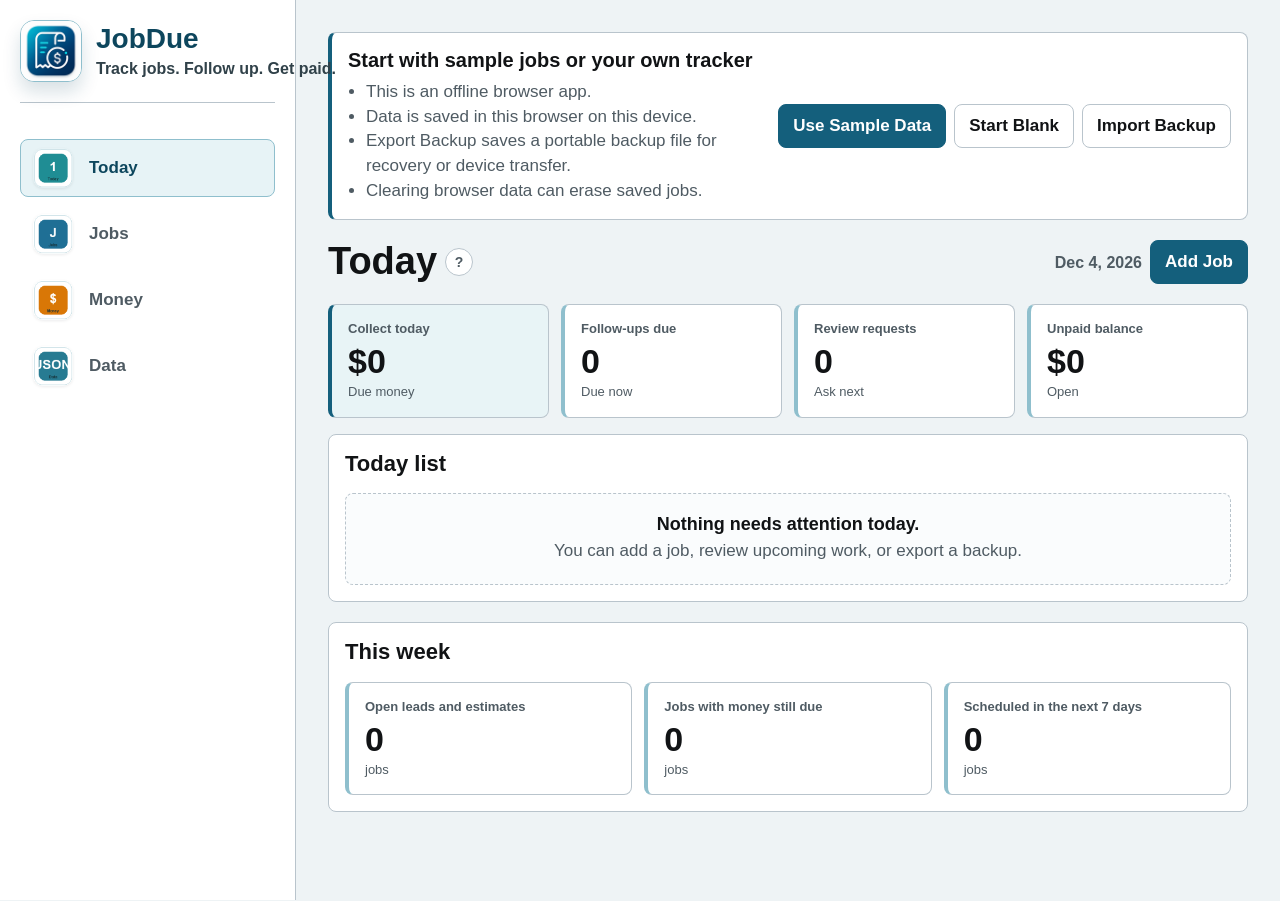
<file: 02-app-pwa/index.html>
<!doctype html>
<html lang="en">
<head>
  <meta charset="utf-8">
  <meta name="viewport" content="width=device-width, initial-scale=1">
  <title>JobDue</title>
  <meta name="theme-color" content="#145f7c">
  <meta name="apple-mobile-web-app-capable" content="yes">
  <meta name="apple-mobile-web-app-title" content="JobDue">
  <meta name="apple-mobile-web-app-status-bar-style" content="default">
  <link rel="manifest" href="manifest.webmanifest">
  <link rel="icon" href="assets/jobdue-icon-192.png" type="image/png">
  <link rel="apple-touch-icon" href="assets/jobdue-apple-touch-icon.png">
  <style>
    :root {
      color-scheme: light;
      --page: #eef3f5;
      --surface: #ffffff;
      --surface-soft: #fafcfd;
      --ink: #111315;
      --muted: #4f5b63;
      --line: #b9c4cc;
      --accent: #145f7c;
      --accent-strong: #0d465d;
      --accent-soft: #e7f3f6;
      --accent-line: #8fbfcd;
      --proof: #174b5b;
      --proof-soft: #e8f4f6;
      --proof-line: #8fbfcd;
      --success: #176c32;
      --success-soft: #e7f6ec;
      --warning: #5b3e1e;
      --warning-soft: #ffffff;
      --warning-line: #b7792d;
      --danger: #b00012;
      --danger-soft: #ffe8eb;
      --info: #1f6387;
      --info-soft: #e8f2fb;
      --radius: 8px;
      --space-1: 4px;
      --space-2: 8px;
      --space-3: 12px;
      --space-4: 16px;
      --space-5: 20px;
      --space-6: 24px;
      --space-7: 28px;
      --space-8: 32px;
    }

    * { box-sizing: border-box; }

    html { min-height: 100%; }

    body {
      min-height: 100%;
      margin: 0;
      background: var(--page);
      color: var(--ink);
      font-family: -apple-system, BlinkMacSystemFont, "Segoe UI", Roboto, Arial, sans-serif;
      font-size: 16px;
      letter-spacing: 0;
      overflow-x: hidden;
    }

    button,
    input,
    select,
    textarea {
      font: inherit;
    }

    button {
      cursor: pointer;
    }

    button:focus-visible,
    input:focus-visible,
    select:focus-visible,
    textarea:focus-visible,
    summary:focus-visible {
      outline: 3px solid var(--accent-line);
      outline-offset: 2px;
    }

    h1,
    h2,
    h3,
    p {
      margin-top: 0;
    }

    p {
      color: var(--muted);
      line-height: 1.45;
    }

    .app-shell {
      display: grid;
      grid-template-columns: 296px minmax(0, 1fr);
      min-height: 100vh;
    }

    .sidebar {
      position: sticky;
      top: 0;
      height: 100vh;
      padding: var(--space-5);
      border-right: 1px solid var(--line);
      background: var(--surface);
    }

    .brand {
      display: flex;
      align-items: center;
      gap: 14px;
      margin-bottom: var(--space-7);
      padding-bottom: var(--space-5);
      border-bottom: 1px solid var(--line);
    }

    .brand-mark {
      flex: 0 0 62px;
      width: 62px;
      height: 62px;
      display: grid;
      place-items: center;
      overflow: hidden;
      border: 1px solid var(--accent-line);
      border-radius: 14px;
      background: var(--surface);
      box-shadow: 0 10px 18px rgba(13, 70, 93, 0.16);
    }

    .brand-mark img {
      display: block;
      width: 100%;
      height: 100%;
      object-fit: cover;
    }

    .brand-copy {
      min-width: 0;
      display: grid;
      gap: 4px;
    }

    .brand-title {
      margin: 0;
      color: var(--accent-strong);
      font-size: 28px;
      font-weight: 900;
      line-height: 1.1;
      white-space: nowrap;
    }

    .brand-subtitle {
      margin: 0;
      color: #304149;
      font-size: 16px;
      font-weight: 760;
      line-height: 1.2;
      white-space: nowrap;
    }

    .nav {
      display: grid;
      gap: var(--space-2);
      padding-top: var(--space-2);
    }

    .nav button,
    .bottom-nav button {
      min-height: 44px;
      border: 1px solid transparent;
      border-radius: var(--radius);
      background: transparent;
      color: var(--muted);
      font-weight: 750;
      text-align: left;
    }

    .nav button {
      display: grid;
      grid-template-columns: 46px minmax(0, 1fr);
      align-items: center;
      gap: 10px;
      min-height: 56px;
      padding: 8px 12px;
    }

    .tab-icon {
      display: grid;
      place-items: center;
      width: 40px;
      height: 40px;
      color: currentColor;
    }

    .tab-icon img {
      display: block;
      width: 40px;
      height: 40px;
      border-radius: 10px;
      object-fit: cover;
      box-shadow: 0 1px 3px rgba(17, 19, 21, 0.08);
    }

    .tab-label {
      min-width: 0;
    }

    .nav button.active,
    .bottom-nav button.active {
      border-color: var(--accent-line);
      background: var(--accent-soft);
      color: var(--accent-strong);
    }

    .main {
      min-width: 0;
      padding: var(--space-8);
    }

    .content-wrap {
      max-width: 1240px;
      margin: 0 auto;
    }

    .topbar {
      display: flex;
      align-items: center;
      justify-content: space-between;
      gap: var(--space-4);
      margin-bottom: var(--space-5);
    }

    .topbar h1 {
      margin: 0;
      font-size: 34px;
      line-height: 1.1;
    }

    .topbar p {
      margin-bottom: 0;
      max-width: 680px;
    }

    .top-title {
      display: flex;
      align-items: center;
      gap: var(--space-2);
      min-width: 0;
    }

    .help-wrap {
      position: relative;
      display: inline-grid;
      place-items: center;
    }

    .help-tip {
      display: inline-grid;
      place-items: center;
      width: 28px;
      height: 28px;
      min-height: 28px;
      padding: 0;
      border: 1px solid var(--line);
      border-radius: 999px;
      background: var(--surface);
      color: var(--muted);
      font-size: 14px;
      font-weight: 850;
      line-height: 1;
    }

    .help-tip:hover {
      border-color: var(--accent-line);
      background: var(--accent-soft);
      color: var(--accent-strong);
    }

    .help-tip[aria-expanded="true"] {
      border-color: var(--accent);
      background: var(--accent-soft);
      color: var(--accent-strong);
    }

    .help-popover {
      position: absolute;
      top: calc(100% + 8px);
      left: 0;
      z-index: 10;
      width: min(300px, calc(100vw - 40px));
      padding: var(--space-3);
      border: 1px solid var(--line);
      border-radius: var(--radius);
      background: var(--surface);
      color: var(--ink);
      box-shadow: 0 12px 28px rgba(17, 19, 21, .14);
      font-size: 14px;
      font-weight: 500;
      line-height: 1.35;
    }

    .help-popover[hidden] {
      display: none;
    }

    .top-actions {
      display: grid;
      grid-template-columns: auto auto;
      justify-content: flex-end;
      align-items: center;
      gap: var(--space-2);
    }

    .top-date {
      margin-left: auto;
      color: var(--muted);
      font-size: 16px;
      font-weight: 800;
      line-height: 1.2;
      text-align: right;
      white-space: nowrap;
    }

    .btn {
      min-height: 44px;
      padding: 10px 14px;
      border: 1px solid var(--accent);
      border-radius: var(--radius);
      background: var(--accent);
      color: #fff;
      font-weight: 750;
      white-space: nowrap;
    }

    .btn:hover {
      background: var(--accent-strong);
      border-color: var(--accent-strong);
    }

    .btn.secondary {
      border-color: var(--line);
      background: var(--surface);
      color: var(--ink);
    }

    .btn.secondary:hover {
      border-color: var(--accent-line);
      background: var(--accent-soft);
      color: var(--accent-strong);
    }

    .btn.danger {
      border-color: var(--danger);
      background: var(--danger-soft);
      color: var(--danger);
    }

    .btn.ghost {
      border-color: transparent;
      background: transparent;
      color: var(--accent-strong);
    }

    .panel,
    .card,
    .metric,
    .job-card,
    .action-item,
    .modal-card,
    .notice,
    .route-card {
      border: 1px solid var(--line);
      border-radius: var(--radius);
      background: var(--surface);
    }

    .panel {
      padding: var(--space-4);
    }

    .panel + .panel,
    .section + .section {
      margin-top: var(--space-5);
    }

    .section-head {
      display: flex;
      align-items: flex-start;
      justify-content: space-between;
      gap: var(--space-3);
      margin-bottom: var(--space-3);
    }

    .section-head h2 {
      margin-bottom: var(--space-1);
      font-size: 20px;
      line-height: 1.2;
    }

    .section-head p {
      margin-bottom: 0;
      font-size: 15px;
    }

    .metric-grid {
      display: grid;
      grid-template-columns: repeat(4, minmax(0, 1fr));
      gap: var(--space-3);
      margin-bottom: var(--space-4);
    }

    .metric-grid.compact {
      grid-template-columns: repeat(2, minmax(0, 1fr));
    }

    .metric-grid.jobs-route-grid {
      grid-template-columns: repeat(3, minmax(0, 1fr));
    }

    .panel > .metric-grid:last-child {
      margin-bottom: 0;
    }

    .summary-grid {
      display: grid;
      grid-template-columns: repeat(3, minmax(0, 1fr));
      gap: var(--space-3);
    }

    .summary-card {
      min-width: 0;
      padding: var(--space-4);
      border: 1px solid var(--line);
      border-left: 4px solid var(--accent);
      border-radius: var(--radius);
      background: var(--surface-soft);
    }

    button.summary-card {
      width: 100%;
      color: inherit;
      font: inherit;
      text-align: left;
      cursor: pointer;
    }

    button.summary-card:hover {
      background: var(--surface);
    }

    button.summary-card:focus-visible {
      outline: 3px solid rgba(20, 95, 120, 0.22);
      outline-offset: 2px;
    }

    .summary-card strong {
      display: block;
      margin-bottom: var(--space-1);
      color: var(--ink);
      font-size: 24px;
      line-height: 1;
      font-variant-numeric: tabular-nums;
    }

    .summary-card span {
      display: block;
      color: var(--muted);
      font-size: 14px;
      line-height: 1.35;
    }

    .metric {
      min-width: 0;
      padding: var(--space-4);
      border-left: 4px solid var(--accent-line);
    }

    button.metric {
      width: 100%;
      color: inherit;
      font: inherit;
      text-align: left;
      cursor: pointer;
    }

    button.metric:hover {
      background: var(--surface-soft);
    }

    button.metric:focus-visible {
      outline: 3px solid rgba(20, 95, 120, 0.22);
      outline-offset: 2px;
    }

    .metric.active {
      box-shadow: inset 0 0 0 2px var(--accent-line);
    }

    .metric.active .metric-label {
      color: var(--accent-strong);
    }

    .metric-grid .route-filter-card {
      position: relative;
      transition: background 0.15s ease, border-color 0.15s ease, box-shadow 0.15s ease;
    }

    .metric-grid .route-filter-card.active {
      border: 2px solid var(--accent);
      border-left-width: 6px;
      background: var(--accent-soft);
      box-shadow: 0 0 0 3px rgba(20, 95, 120, 0.12);
    }

    .metric-grid .route-filter-card.active.danger,
    .metric-grid .route-filter-card.active.warn {
      border-left-color: var(--accent);
    }

    .route-selected-badge {
      position: absolute;
      top: 10px;
      right: 10px;
      display: inline-flex;
      align-items: center;
      min-height: 24px;
      border-radius: 999px;
      background: var(--accent);
      color: #fff;
      padding: 3px 9px;
      font-size: 12px;
      font-weight: 850;
      line-height: 1;
    }

    .metric.action {
      display: grid;
      align-content: start;
    }

    .metric-action-btn {
      justify-self: start;
      min-height: 32px;
      margin-top: var(--space-2);
      padding: 6px 10px;
      font-size: 13px;
    }

    .metric.money {
      border-left-color: var(--accent);
      background: var(--proof-soft);
    }

    .metric.warn {
      border-left-color: var(--warning-line);
    }

    .metric.danger {
      border-left-color: var(--danger);
      background: var(--danger-soft);
    }

    .metric.success {
      border-left-color: var(--success);
      background: var(--success-soft);
    }

    .metric-label {
      display: block;
      margin-bottom: var(--space-2);
      color: var(--muted);
      font-size: 13px;
      font-weight: 750;
    }

    .metric-value {
      display: block;
      color: var(--ink);
      font-size: 34px;
      font-weight: 800;
      line-height: 1;
      font-variant-numeric: tabular-nums;
    }

    .metric-note {
      display: block;
      margin-top: 6px;
      color: var(--muted);
      font-size: 13px;
      line-height: 1.3;
    }

    .notice {
      display: flex;
      align-items: flex-start;
      justify-content: space-between;
      gap: var(--space-3);
      margin-bottom: var(--space-4);
      padding: var(--space-4);
      border-left: 4px solid var(--accent);
    }

    .notice.warning {
      border-left-color: var(--warning-line);
      background: var(--warning-soft);
    }

    .notice.danger {
      border-left-color: var(--danger);
      background: var(--danger-soft);
    }

    .notice h2,
    .notice h3 {
      margin-bottom: var(--space-1);
      font-size: 18px;
    }

    .notice p {
      margin-bottom: 0;
    }

    .notice-actions {
      display: flex;
      flex-wrap: wrap;
      justify-content: flex-end;
      gap: var(--space-2);
    }

    .ledger {
      display: grid;
      gap: var(--space-2);
    }

    .action-item,
    .route-card,
    .job-card {
      padding: var(--space-3);
    }

    .action-item {
      display: grid;
      grid-template-columns: minmax(0, 1.2fr) minmax(0, 1.3fr) auto;
      gap: var(--space-3);
      align-items: center;
    }

    .action-main strong,
    .job-title strong,
    .route-card strong {
      display: block;
      margin-bottom: 3px;
      color: var(--ink);
      line-height: 1.25;
    }

    .action-main span,
    .job-title span,
    .route-card span {
      color: var(--muted);
      font-size: 14px;
      line-height: 1.35;
    }

    .action-meta {
      display: flex;
      flex-wrap: wrap;
      gap: var(--space-2);
      align-items: center;
    }

    .payment-meta {
      display: grid;
      justify-items: center;
      gap: 4px;
      text-align: center;
    }

    .payment-meta .badge {
      justify-content: center;
      min-width: 140px;
    }

    .payment-meta small {
      color: var(--muted);
      font-size: 13px;
      font-weight: 650;
      line-height: 1.2;
    }

    .money-row {
      grid-template-columns: minmax(0, 1.35fr) minmax(180px, .9fr) minmax(130px, auto);
    }

    .money-row > .cell-main {
      justify-items: start;
      text-align: left;
    }

    .money-row > .cell-main:last-child {
      justify-items: end;
      text-align: right;
      min-width: 130px;
    }

    .today-action {
      grid-template-columns: minmax(180px, 1.05fr) minmax(260px, 1.15fr) minmax(220px, 1.2fr);
    }

    .today-action > * {
      min-width: 0;
    }

    .today-action .action-meta {
      display: grid;
      grid-template-columns: 88px 150px minmax(110px, 1fr);
      gap: var(--space-2);
      align-items: center;
    }

    .today-action .action-meta .badge,
    .today-action .action-meta .amount {
      justify-self: start;
    }

    .amount {
      color: var(--ink);
      font-weight: 800;
      font-variant-numeric: tabular-nums;
      white-space: nowrap;
    }

    .badge {
      display: inline-flex;
      align-items: center;
      min-height: 26px;
      max-width: 100%;
      padding: 5px 8px;
      border: 1px solid var(--line);
      border-radius: 999px;
      background: var(--surface-soft);
      color: var(--muted);
      font-size: 13px;
      font-weight: 750;
      line-height: 1.1;
      white-space: nowrap;
    }

    .badge.accent {
      border-color: var(--accent-line);
      background: var(--accent-soft);
      color: var(--accent-strong);
    }

    .badge.success {
      border-color: #9fd4ad;
      background: var(--success-soft);
      color: var(--success);
    }

    .badge.warn {
      border-color: var(--warning-line);
      background: #fff;
      color: var(--warning);
    }

    .badge.danger {
      border-color: #f1a3aa;
      background: var(--danger-soft);
      color: var(--danger);
    }

    .controls {
      display: grid;
      grid-template-columns: minmax(180px, 1.4fr) minmax(140px, .8fr) minmax(140px, .8fr) minmax(140px, .8fr) minmax(140px, .8fr);
      gap: var(--space-2);
      margin-bottom: var(--space-4);
    }

    .field {
      display: grid;
      gap: 6px;
      min-width: 0;
    }

    .field label {
      display: flex;
      align-items: center;
      justify-content: space-between;
      gap: var(--space-2);
      color: var(--muted);
      font-size: 13px;
      font-weight: 750;
    }

    .field.required {
      padding: 8px;
      border: 1px solid var(--accent-line);
      border-left: 4px solid var(--accent);
      border-radius: var(--radius);
      background: #f6fbfc;
    }

    .field.required label {
      color: var(--ink);
      font-weight: 850;
    }

    .required-tag {
      display: inline-flex;
      align-items: center;
      min-height: 20px;
      padding: 2px 7px;
      border: 1px solid var(--accent-line);
      border-radius: 999px;
      background: var(--accent-soft);
      color: var(--accent-strong);
      font-size: 12px;
      font-weight: 800;
      line-height: 1;
      white-space: nowrap;
    }

    .field input,
    .field select,
    .field textarea {
      width: 100%;
      min-height: 44px;
      padding: 10px 11px;
      border: 1px solid var(--line);
      border-radius: var(--radius);
      background: #fff;
      color: var(--ink);
    }

    .field input[type="checkbox"] {
      width: 22px;
      min-height: 22px;
      height: 22px;
      margin: 8px 0;
      accent-color: var(--accent);
    }

    .field textarea {
      min-height: 92px;
      resize: vertical;
    }

    .table-wrap {
      overflow-x: auto;
      border-radius: var(--radius);
      background: transparent;
    }

    table {
      width: 100%;
      border-collapse: collapse;
      min-width: 820px;
    }

    .job-table {
      min-width: 980px;
      border-collapse: separate;
      border-spacing: 0 var(--space-2);
    }

    th,
    td {
      padding: 10px 12px;
      border-bottom: 1px solid var(--line);
      text-align: left;
      vertical-align: top;
    }

    th {
      color: var(--muted);
      font-size: 13px;
      font-weight: 800;
    }

    tr:last-child td {
      border-bottom: 0;
    }

    tbody tr:hover {
      background: var(--surface-soft);
    }

    .job-table th {
      padding: 0 12px 4px;
      border-bottom: 0;
      color: #42515a;
      font-size: 12px;
      letter-spacing: 0;
    }

    .job-table td {
      padding: 12px;
      border-top: 1px solid var(--line);
      border-bottom: 1px solid var(--line);
      background: #fff;
      vertical-align: middle;
    }

    .job-table td:first-child {
      border-left: 1px solid var(--line);
      border-radius: var(--radius) 0 0 var(--radius);
    }

    .job-table td:last-child {
      border-right: 1px solid var(--line);
      border-radius: 0 var(--radius) var(--radius) 0;
    }

    .job-table tbody tr:hover td {
      background: var(--surface-soft);
    }

    .job-table .cell-main {
      gap: 4px;
    }

    .job-table .cell-main strong {
      font-size: 16px;
      font-weight: 760;
      line-height: 1.25;
    }

    .job-table .cell-main span {
      color: #52616b;
      font-size: 13px;
    }

    .job-table td:nth-child(4) .cell-main strong {
      font-weight: 720;
    }

    .job-table .status-pill {
      min-width: 126px;
      gap: 4px;
    }

    .job-table .status-track {
      height: 7px;
      gap: 4px;
    }

    .job-table .status-pill span:last-child {
      font-size: 12px;
    }

    .job-table .badge {
      min-height: 28px;
      padding: 5px 9px;
      font-size: 12px;
    }

    .job-table .btn {
      min-height: 38px;
      padding: 8px 12px;
    }

    th:nth-child(5),
    td:nth-child(5),
    th:nth-child(6),
    td:nth-child(6) {
      width: 112px;
    }

    td:nth-child(5) .cell-main strong,
    td:nth-child(6) .cell-main strong {
      white-space: nowrap;
    }

    .cell-main {
      display: grid;
      gap: 3px;
      min-width: 0;
    }

    .action-due {
      justify-items: end;
      text-align: right;
    }

    .cell-main strong {
      color: var(--ink);
    }

    .cell-main span {
      color: var(--muted);
      font-size: 13px;
      line-height: 1.35;
    }

    .route-grid {
      display: grid;
      grid-template-columns: repeat(3, minmax(0, 1fr));
      gap: var(--space-3);
    }

    .queue-filter {
      display: grid;
      grid-template-columns: auto minmax(0, 1fr);
      gap: var(--space-3);
      align-items: center;
      margin-bottom: var(--space-3);
      padding: 10px;
      border: 1px solid var(--line);
      border-radius: var(--radius);
      background: var(--surface-soft);
    }

    .queue-filter-label {
      color: var(--muted);
      font-size: 13px;
      font-weight: 850;
      white-space: nowrap;
    }

    .queue-filter .route-grid {
      gap: var(--space-2);
    }

    .route-card {
      width: 100%;
      color: inherit;
      font: inherit;
      text-align: left;
      cursor: pointer;
      border-left: 4px solid var(--accent);
      display: flex;
      align-items: center;
      justify-content: space-between;
      gap: var(--space-3);
      min-height: 96px;
    }

    .route-card:hover {
      background: var(--surface-soft);
    }

    .route-card:focus-visible {
      outline: 3px solid rgba(20, 95, 120, 0.22);
      outline-offset: 2px;
    }

    .route-card.active {
      background: var(--accent-soft);
      box-shadow: inset 0 0 0 1px var(--accent-line);
    }

    .route-card > .badge:first-child {
      min-height: 34px;
      padding: 7px 11px;
      font-size: 15px;
      font-weight: 850;
    }

    .route-card.warn {
      border-left-color: var(--warning-line);
    }

    .route-card.danger {
      border-left-color: var(--danger);
    }

    .route-card .route-count {
      display: block;
      color: var(--ink);
      font-size: 34px;
      font-weight: 800;
      line-height: 1;
      font-variant-numeric: tabular-nums;
    }

    .route-total {
      display: grid;
      justify-items: end;
      gap: 3px;
      text-align: right;
    }

    .route-card .route-unit {
      color: var(--muted);
      font-size: 13px;
      font-weight: 700;
      line-height: 1;
    }

    .queue-filter .route-card {
      min-height: 48px;
      padding: 8px 10px;
      background: var(--surface);
    }

    .queue-filter .route-card > .badge:first-child {
      min-height: 28px;
      padding: 5px 8px;
      font-size: 13px;
    }

    .queue-filter .route-card .route-count {
      font-size: 22px;
    }

    .queue-filter .route-card .route-unit {
      font-size: 12px;
    }

    .status-pill {
      display: inline-grid;
      min-width: 138px;
      gap: 5px;
    }

    .status-track {
      display: grid;
      grid-template-columns: repeat(5, 1fr);
      gap: 3px;
      width: 100%;
      height: 8px;
    }

    .status-dot {
      border-radius: 999px;
      background: #d7e2e6;
    }

    .status-dot.filled.level-1 {
      background: #a9ced9;
    }

    .status-dot.filled.level-2 {
      background: #78b3c4;
    }

    .status-dot.filled.level-3 {
      background: #438da3;
    }

    .status-dot.filled.level-4 {
      background: #1d6f89;
    }

    .status-dot.filled.level-5 {
      background: #0f5268;
    }

    .status-pill.lost .status-dot.filled {
      background: var(--muted);
    }

    .status-pill span:last-child {
      color: var(--ink);
      font-size: 13px;
      font-weight: 800;
      line-height: 1.2;
    }

    .job-list {
      display: none;
      gap: var(--space-2);
    }

    .job-card {
      display: grid;
      grid-template-columns: minmax(0, 1fr) auto;
      gap: var(--space-3);
    }

    .job-card-details {
      display: flex;
      flex-wrap: wrap;
      gap: var(--space-2);
      margin-top: var(--space-2);
    }

    .money-layout {
      display: grid;
      grid-template-columns: 1fr;
      gap: var(--space-4);
      align-items: stretch;
    }

    .data-layout {
      display: grid;
      grid-template-columns: minmax(0, 1.4fr) minmax(280px, .85fr);
      gap: var(--space-4);
      align-items: stretch;
    }

    .money-layout > .panel,
    .data-layout > .panel {
      height: 100%;
      margin-top: 0;
    }

    .money-controls {
      display: grid;
      grid-template-columns: minmax(180px, 1.3fr) minmax(140px, .75fr) minmax(140px, .75fr) minmax(150px, .85fr);
      gap: var(--space-2);
      margin-bottom: var(--space-4);
    }

    .data-actions {
      display: grid;
      gap: var(--space-3);
    }

    .data-status {
      display: grid;
      grid-template-columns: minmax(0, 1.25fr) minmax(220px, .75fr);
      gap: var(--space-3);
      margin-bottom: var(--space-4);
    }

    .data-status-card {
      padding: var(--space-4);
      border: 1px solid var(--line);
      border-left: 4px solid var(--accent);
      border-radius: var(--radius);
      background: var(--surface);
    }

    .data-status-card.warn {
      border-left-color: var(--warning-line);
      background: var(--warning-soft);
    }

    .data-status-card.success {
      border-left-color: var(--success);
      background: var(--success-soft);
    }

    .data-status-card .metric-label {
      font-size: 14px;
    }

    .data-status-card .metric-value {
      font-size: 40px;
    }

    .data-status-card.primary .metric-value {
      font-size: clamp(34px, 4vw, 52px);
      line-height: 1.05;
    }

    .data-recommendation {
      display: grid;
      grid-template-columns: minmax(0, 1fr) auto;
      gap: var(--space-4);
      align-items: center;
      margin-bottom: var(--space-4);
      padding: var(--space-4);
      border: 1px solid var(--warning-line);
      border-left: 5px solid var(--warning-line);
      border-radius: var(--radius);
      background: #fff8ea;
    }

    .data-recommendation h2 {
      margin-bottom: var(--space-1);
      font-size: 22px;
      line-height: 1.2;
    }

    .data-recommendation p {
      margin-bottom: 0;
    }

    .data-top-row {
      display: grid;
      grid-template-columns: minmax(0, 1fr) minmax(0, 1fr) minmax(340px, 1.15fr);
      gap: var(--space-3);
      align-items: stretch;
      margin-bottom: var(--space-4);
    }

    .data-top-row > * {
      height: 100%;
      margin-bottom: 0;
    }

    .data-top-row .data-primary {
      margin-bottom: 0;
    }

    .data-top-row .data-primary.backup-hero {
      grid-template-columns: 1fr;
      align-content: start;
    }

    .data-top-row .data-primary .notice-actions {
      justify-content: flex-start;
    }

    .data-primary {
      display: grid;
      grid-template-columns: minmax(0, 1fr) auto;
      gap: var(--space-4);
      align-items: center;
      margin-bottom: var(--space-4);
      padding: var(--space-4);
      border: 1px solid var(--accent);
      border-left: 5px solid var(--accent);
      border-radius: var(--radius);
      background: var(--accent-soft);
    }

    .data-primary.backup-hero {
      grid-template-columns: minmax(0, 1fr) minmax(180px, auto);
      background: var(--warning-soft);
      border-color: var(--warning-line);
      border-left-color: var(--warning-line);
    }

    .data-primary h3 {
      margin-bottom: var(--space-1);
      font-size: 20px;
    }

    .data-primary p {
      margin-bottom: 0;
    }

    .data-primary .metric-note {
      margin-top: var(--space-3);
    }

    .data-tools-grid {
      display: grid;
      grid-template-columns: repeat(4, minmax(0, 1fr));
      gap: var(--space-3);
      align-items: stretch;
      margin-bottom: var(--space-4);
    }

    .data-secondary-grid {
      display: grid;
      grid-template-columns: minmax(0, 1fr) minmax(0, 1fr);
      gap: var(--space-3);
      align-items: stretch;
    }

    .data-secondary-grid > * {
      height: 100%;
    }

    .data-danger-zone {
      padding: var(--space-4);
      border: 1px dashed #e6a2aa;
      border-radius: var(--radius);
      background: var(--surface);
    }

    .data-danger-zone h3 {
      margin-bottom: var(--space-1);
      font-size: 18px;
    }

    .data-danger-zone p {
      margin-bottom: var(--space-3);
    }

    .data-danger-zone .danger-note {
      color: var(--ink);
      font-weight: 400;
    }

    .data-facts {
      display: grid;
      grid-template-columns: repeat(2, minmax(0, 1fr));
      gap: var(--space-2);
      margin-bottom: var(--space-3);
    }

    .data-action {
      display: grid;
      grid-template-rows: auto 1fr auto;
      align-content: start;
      padding: var(--space-4);
      border: 1px solid var(--line);
      border-left: 4px solid var(--accent);
      border-radius: var(--radius);
      background: var(--surface);
    }

    .data-action.data-danger-zone {
      border-color: #e6a2aa;
      border-left-color: var(--danger);
    }

    .btn.danger-outline {
      border-color: var(--danger);
      background: #fff;
      color: var(--ink);
    }

    .btn.danger-outline:hover {
      background: var(--danger-soft);
    }

    .data-action h3 {
      margin-bottom: var(--space-1);
      font-size: 18px;
    }

    .data-action p {
      margin-bottom: var(--space-3);
      font-size: 15px;
    }

    .data-action .btn {
      justify-self: start;
      align-self: end;
    }

    .data-action .notice-actions {
      align-self: end;
      justify-content: flex-start;
    }

    .data-tools-grid .data-action:not(.install) {
      min-height: 164px;
    }

    .data-action.install {
      border-left-color: var(--success);
      background: var(--success-soft);
    }

    .data-action.transfer {
      border-color: #a9cbe1;
      border-left-color: var(--info);
      background: var(--info-soft);
    }

    .data-action.transfer .install-card {
      border-color: #a9cbe1;
    }

    .install-options {
      display: grid;
      gap: var(--space-2);
    }

    .install-card {
      padding: var(--space-3);
      border: 1px solid #9fd4ad;
      border-radius: var(--radius);
      background: #fff;
    }

    .install-card strong {
      display: block;
      margin-bottom: var(--space-1);
    }

    .data-action ol {
      margin: var(--space-2) 0 0;
      padding-left: 20px;
      color: var(--muted);
      line-height: 1.45;
    }

    .empty {
      padding: var(--space-5);
      border: 1px dashed var(--line);
      border-radius: var(--radius);
      background: var(--surface-soft);
      text-align: center;
    }

    .empty strong {
      display: block;
      margin-bottom: var(--space-1);
      font-size: 18px;
    }

    .empty p {
      margin-bottom: 0;
    }

    .welcome {
      margin-bottom: var(--space-5);
      border-left: 4px solid var(--accent);
    }

    .welcome-grid {
      display: grid;
      grid-template-columns: minmax(0, 1fr) auto;
      gap: var(--space-4);
      align-items: center;
    }

    .welcome h2 {
      margin-bottom: var(--space-2);
      font-size: 20px;
    }

    .welcome ul {
      margin: 0;
      padding-left: 18px;
      color: var(--muted);
      line-height: 1.45;
    }

    .modal-backdrop {
      position: fixed;
      inset: 0;
      z-index: 30;
      display: none;
      align-items: center;
      justify-content: center;
      padding: var(--space-4);
      background: rgba(17, 19, 21, .36);
      overflow-x: hidden;
      overflow-y: auto;
    }

    .modal-backdrop.open {
      display: flex;
    }

    .modal-card {
      width: min(820px, 100%);
      max-height: min(92vh, 900px);
      overflow: auto;
      max-width: 100%;
      padding: var(--space-5);
      box-shadow: 0 18px 42px rgba(17, 19, 21, .18);
      overscroll-behavior: contain;
    }

    .modal-head {
      display: flex;
      align-items: flex-start;
      justify-content: space-between;
      gap: var(--space-3);
      margin-bottom: var(--space-4);
    }

    .modal-head h2 {
      margin-bottom: var(--space-1);
      font-size: 22px;
    }

    .modal-head p {
      margin-bottom: 0;
    }

    .form-grid {
      display: grid;
      gap: var(--space-3);
    }

    .form-section {
      display: grid;
      gap: var(--space-3);
      padding: var(--space-3);
      border: 1px solid #d2dde3;
      border-radius: var(--radius);
      background: var(--surface-soft);
    }

    .form-section h3 {
      margin: 0;
      color: #35454d;
      font-size: 14px;
      line-height: 1;
      text-transform: uppercase;
    }

    .form-section-grid {
      display: grid;
      grid-template-columns: repeat(2, minmax(0, 1fr));
      gap: var(--space-3);
    }

    .form-section-grid.money {
      grid-template-columns: repeat(3, minmax(0, 1fr));
    }

    .field.full {
      grid-column: 1 / -1;
    }

    details {
      margin-top: var(--space-2);
      border: 1px solid var(--line);
      border-radius: var(--radius);
      background: var(--surface-soft);
    }

    summary {
      min-height: 44px;
      padding: 12px;
      color: var(--accent-strong);
      font-weight: 800;
      cursor: pointer;
    }

    .details-grid {
      display: grid;
      grid-template-columns: repeat(2, minmax(0, 1fr));
      gap: var(--space-3);
      padding: 0 var(--space-3) var(--space-3);
    }

    .modal-actions {
      display: flex;
      flex-wrap: wrap;
      justify-content: space-between;
      gap: var(--space-2);
      margin-top: var(--space-5);
      padding-top: var(--space-4);
      border-top: 1px solid var(--line);
    }

    .save-actions {
      display: flex;
      flex-wrap: wrap;
      gap: var(--space-2);
      margin-left: auto;
    }

    .hidden-file {
      position: absolute;
      width: 1px;
      height: 1px;
      overflow: hidden;
      clip: rect(0 0 0 0);
      white-space: nowrap;
    }

    .bottom-nav {
      display: none;
    }

    .sr-only {
      position: absolute;
      width: 1px;
      height: 1px;
      padding: 0;
      margin: -1px;
      overflow: hidden;
      clip: rect(0, 0, 0, 0);
      white-space: nowrap;
      border: 0;
    }

    .num {
      font-variant-numeric: tabular-nums;
    }

    @media (max-width: 1023px) {
      .app-shell {
        grid-template-columns: 1fr;
      }

      .sidebar {
        position: static;
        height: auto;
        padding: var(--space-3) var(--space-4);
        border-right: 0;
        border-bottom: 1px solid var(--line);
      }

      .brand {
        display: flex;
        align-items: center;
        justify-content: flex-start;
        gap: var(--space-3);
        margin-bottom: var(--space-3);
        padding-bottom: var(--space-3);
      }

      .brand-title {
        font-size: 26px;
      }

      .nav {
        grid-template-columns: repeat(4, minmax(0, 1fr));
      }

      .nav button {
        display: flex;
        justify-content: center;
        text-align: center;
      }

      .main {
        padding: var(--space-5);
      }

      .topbar h1 {
        font-size: 30px;
      }

      .metric-grid {
        grid-template-columns: repeat(2, minmax(0, 1fr));
      }

      .summary-grid {
        grid-template-columns: repeat(3, minmax(0, 1fr));
      }

      .route-grid,
      .money-layout,
      .data-layout {
        grid-template-columns: 1fr;
      }

      .data-status,
      .data-tools-grid,
      .data-secondary-grid {
        grid-template-columns: 1fr;
      }

      .controls {
        grid-template-columns: repeat(2, minmax(0, 1fr));
      }

      .money-controls {
        grid-template-columns: repeat(2, minmax(0, 1fr));
      }

      .welcome-grid {
        grid-template-columns: 1fr;
      }

      .notice {
        display: grid;
      }

      .queue-filter {
        grid-template-columns: 1fr;
      }

      .notice-actions {
        justify-content: flex-start;
      }
    }

    @media (max-width: 1180px) {
      .today-action {
        grid-template-columns: minmax(0, 1fr);
        align-items: start;
      }

      .today-action .action-meta {
        display: flex;
        flex-wrap: wrap;
      }

      .today-action .action-due {
        justify-items: start;
        text-align: left;
      }

      .today-action .action-due strong {
        overflow-wrap: anywhere;
      }

      .table-wrap {
        display: none;
      }

      .job-list {
        display: grid;
      }

      .job-card {
        grid-template-columns: minmax(0, 1fr) auto;
        align-items: start;
      }

      .job-card .btn {
        min-width: 88px;
      }

      .controls {
        grid-template-columns: repeat(2, minmax(0, 1fr));
      }

      .data-metric-grid,
      .data-tools-grid {
        grid-template-columns: repeat(2, minmax(0, 1fr));
      }

      .data-recommendation {
        grid-template-columns: minmax(0, 1fr);
        align-items: start;
      }

      .data-recommendation .notice-actions,
      .data-action .notice-actions {
        justify-content: flex-start;
      }

      .data-action {
        min-width: 0;
      }
    }

    @media (min-width: 1024px) {
      body {
        font-size: 17px;
      }

      .topbar h1 {
        font-size: 38px;
      }

      .topbar p {
        font-size: 17px;
      }

      .section-head h2 {
        font-size: 22px;
      }

      .section-head p,
      .data-action p {
        font-size: 16px;
      }

      .field label,
      th {
        font-size: 14px;
      }

      .badge,
      .cell-main span,
      .action-main span,
      .job-title span,
      .route-card span {
        font-size: 14px;
      }
    }

    @media (max-width: 719px) {
      body {
        padding-bottom: calc(92px + env(safe-area-inset-bottom));
      }

      .sidebar {
        display: none;
      }

      .main {
        padding: var(--space-4) var(--space-4) calc(112px + env(safe-area-inset-bottom));
      }

      .topbar {
        display: grid;
      }

      .topbar h1 {
        font-size: 28px;
      }

      .top-actions {
        grid-template-columns: minmax(0, 1fr) auto;
        justify-content: stretch;
      }

      .top-actions .btn {
        width: 100%;
      }

      .metric-grid,
      .metric-grid.compact,
      .summary-grid,
      .data-facts,
      .controls,
      .money-controls,
      .form-section-grid,
      .form-section-grid.money,
      .metric-grid.jobs-route-grid,
      .details-grid {
        grid-template-columns: 1fr;
      }

      .metric-value {
        font-size: 32px;
      }

      .metric-label {
        margin-bottom: 10px;
        font-size: 16px;
        font-weight: 850;
        line-height: 1.2;
      }

      .metric-note {
        font-size: 15px;
      }

      .action-item {
        grid-template-columns: 1fr;
      }

      .today-action {
        grid-template-columns: 1fr;
      }

      .action-due {
        justify-items: start;
        text-align: left;
      }

      .action-meta {
        align-items: flex-start;
      }

      .today-action .action-meta {
        display: flex;
        flex-wrap: wrap;
      }

      .table-wrap {
        display: none;
      }

      .route-grid {
        grid-template-columns: 1fr;
      }

      .job-card {
        grid-template-columns: 1fr;
      }

      .job-card .btn {
        width: 100%;
      }

      .data-actions {
        gap: var(--space-2);
      }

      .data-recommendation,
      .data-primary,
      .data-primary.backup-hero,
      .data-top-row {
        grid-template-columns: 1fr;
      }

      .data-recommendation .btn,
      .data-primary .btn {
        width: 100%;
      }

      .data-action {
        padding: var(--space-3);
      }

      .data-action h3 {
        font-size: 17px;
      }

      .data-action p {
        margin-bottom: var(--space-2);
        font-size: 14px;
      }

      .data-action .btn {
        width: 100%;
      }

      .modal-card {
        width: calc(100vw - 32px);
        max-height: calc(100vh - 32px);
        overflow-x: hidden;
        padding: var(--space-4);
      }

      .modal-actions {
        display: flex;
        flex-wrap: nowrap;
        width: 100%;
      }

      .save-actions {
        display: flex;
        width: 100%;
      }

      .save-actions {
        flex: 2 1 0;
        margin-left: 0;
      }

      .modal-actions .btn,
      .save-actions .btn {
        flex: 1 1 0;
        min-width: 0;
        padding-right: 8px;
        padding-left: 8px;
        font-size: 13px;
      }

      .bottom-nav {
        position: fixed;
        right: 0;
        bottom: 0;
        left: 0;
        z-index: 20;
        display: grid;
        grid-template-columns: repeat(4, minmax(0, 1fr));
        gap: var(--space-2);
        padding: 10px 22px calc(10px + env(safe-area-inset-bottom));
        border-top: 1px solid var(--line);
        background: #ffffff;
        box-shadow: 0 -14px 34px rgba(17, 19, 21, .16);
        isolation: isolate;
      }

      .bottom-nav button {
        display: grid;
        grid-template-rows: 36px auto;
        justify-items: center;
        align-content: center;
        gap: 4px;
        min-width: 0;
        min-height: 70px;
        padding: 6px 4px 8px;
        text-align: center;
        font-size: 13px;
      }

      .bottom-nav .tab-icon,
      .bottom-nav .tab-icon img {
        width: 36px;
        height: 36px;
      }

      .badge {
        white-space: normal;
      }

      .job-list {
        display: grid;
      }
    }
  </style>
</head>
<body>
  <div class="app-shell">
    <aside class="sidebar">
      <div class="brand">
        <div class="brand-mark" aria-hidden="true">
          <img src="assets/jobdue-product-mark-128.png" alt="">
        </div>
        <div class="brand-copy">
          <p class="brand-title">JobDue</p>
          <p class="brand-subtitle">Track jobs. Follow up. Get paid.</p>
        </div>
      </div>
      <nav class="nav" aria-label="Primary navigation" id="sideNav"></nav>
    </aside>

    <main class="main">
      <div class="content-wrap">
        <div id="app"></div>
      </div>
    </main>
  </div>

  <nav class="bottom-nav" aria-label="Mobile navigation" id="bottomNav"></nav>

  <input class="hidden-file" id="importFile" type="file" accept="application/json,.json">

  <div class="modal-backdrop" id="jobModal" role="dialog" aria-modal="true" aria-labelledby="jobModalTitle">
    <section class="modal-card">
      <div class="modal-head">
        <div>
          <h2 id="jobModalTitle">Add Job</h2>
          <p>Track the next action, follow-up, and money in motion.</p>
        </div>
        <button class="btn secondary" type="button" data-action="close-job-modal">Close</button>
      </div>
      <form id="jobForm">
        <div class="form-grid" id="jobFormFields"></div>
        <div class="modal-actions">
          <button class="btn danger" type="button" id="deleteJobButton">Delete Job</button>
          <div class="save-actions">
            <button class="btn secondary" type="button" data-action="close-job-modal">Close</button>
            <button class="btn" type="submit">Save Job</button>
          </div>
        </div>
      </form>
    </section>
  </div>

  <div class="modal-backdrop" id="importModal" role="dialog" aria-modal="true" aria-labelledby="importModalTitle">
    <section class="modal-card">
      <div class="modal-head">
        <div>
          <h2 id="importModalTitle">Import Backup</h2>
          <p>Preview the backup before replacing jobs saved in this browser.</p>
        </div>
        <button class="btn secondary" type="button" data-action="close-import-modal">Close</button>
      </div>
      <div id="importPreview"></div>
      <div class="modal-actions">
        <span></span>
        <div class="save-actions">
          <button class="btn secondary" type="button" data-action="close-import-modal">Cancel</button>
          <button class="btn danger" type="button" id="confirmImportButton">Replace Current Jobs</button>
        </div>
      </div>
    </section>
  </div>

  <script>
    (function () {
      "use strict";

      var STORAGE_KEY = "contractorTracker.v1";
      var DEMO_STORAGE_KEY = "contractorTracker.demo.v1";
      var TABS = ["Today", "Jobs", "Money", "Data"];
      var TAB_ICONS = {
        Today: "assets/jobdue-tab-today-128.png",
        Jobs: "assets/jobdue-tab-jobs-128.png",
        Money: "assets/jobdue-tab-money-128.png",
        Data: "assets/jobdue-tab-data-128.png"
      };
      var DATE_TODAY = new Date();
      var state = null;
      var activeTab = "Today";
      var editingJobId = null;
      var pendingImport = null;
      var storageWarning = "";
      var recoveryMode = false;
      var rawCorruptedState = "";
      var filters = {
        search: "",
        status: "All",
        payment: "All",
        follow: "All",
        sort: "followUp"
      };
      var routeFilter = "All";
      var moneyFilters = {
        search: "",
        view: "Unpaid",
        payment: "All",
        sort: "balance"
      };

      var statuses = [
        "New Lead",
        "Waiting on Details",
        "Estimate Needed",
        "Estimate Sent",
        "Follow-Up Needed",
        "Scheduled",
        "In Progress",
        "Completed",
        "Invoice Sent",
        "Paid",
        "Closed/Lost"
      ];

      var paymentStatuses = [
        "Invoice Needed",
        "Invoice Sent",
        "Partially Paid",
        "Paid",
        "Overdue",
        "No Charge"
      ];

      var statusNextActions = {
        "New Lead": "Call new lead",
        "Waiting on Details": "Ask customer for missing details",
        "Estimate Needed": "Create estimate",
        "Estimate Sent": "Follow up on estimate",
        "Follow-Up Needed": "Follow up with customer",
        "Scheduled": "Confirm schedule and materials",
        "In Progress": "Finish current job step",
        "Completed": "Send final invoice",
        "Invoice Sent": "Collect payment",
        "Paid": "Ask for review",
        "Closed/Lost": "Archive job"
      };

      var estimateStatuses = [
        "Not Needed",
        "Needed",
        "Sent",
        "Accepted",
        "Declined"
      ];

      var sampleJobs = [
        {
          id: "job_sample_001",
          createdAt: "2026-04-10T09:00:00-07:00",
          updatedAt: "2026-05-05T09:00:00-07:00",
          clientName: "Maria Lopez",
          phone: "555-210-4412",
          email: "maria@example.com",
          serviceAddress: "122 Pine Street",
          trade: "Handyman",
          jobType: "Drywall patch and paint",
          leadSource: "Referral",
          status: "Invoice Sent",
          nextAction: "Text final payment reminder",
          nextActionDate: "2026-05-06",
          jobDate: "2026-04-18",
          estimateSentDate: "2026-04-11",
          estimateAmount: 680,
          estimateStatus: "Accepted",
          invoiceSentDate: "2026-04-19",
          invoiceAmount: 680,
          amountPaid: 200,
          paymentStatus: "Overdue",
          paymentMethod: "Zelle",
          dueDate: "2026-04-28",
          followUpDate: "2026-05-06",
          completedDate: "2026-04-18",
          reviewRequested: false,
          reviewRequestDate: "",
          reviewReceived: false,
          notes: "Customer said the final payment would be ready after the paint dried. Follow up politely and include the balance."
        },
        {
          id: "job_sample_002",
          createdAt: "2026-04-28T14:00:00-07:00",
          updatedAt: "2026-05-05T17:00:00-07:00",
          clientName: "Ava Nguyen",
          phone: "555-448-0193",
          email: "ava@example.com",
          serviceAddress: "912 Hillcrest Ave",
          trade: "Handyman",
          jobType: "Bathroom caulk and trim",
          leadSource: "Neighbor",
          status: "Estimate Sent",
          nextAction: "Call to see if estimate was approved",
          nextActionDate: "2026-05-06",
          jobDate: "",
          estimateSentDate: "2026-04-30",
          estimateAmount: 520,
          estimateStatus: "Sent",
          invoiceSentDate: "",
          invoiceAmount: 0,
          amountPaid: 0,
          paymentStatus: "Invoice Needed",
          paymentMethod: "",
          dueDate: "",
          followUpDate: "2026-05-06",
          completedDate: "",
          reviewRequested: false,
          reviewRequestDate: "",
          reviewReceived: false,
          notes: "Estimate includes trim repair, tub caulk, and small drywall touch-up near vanity."
        },
        {
          id: "job_sample_003",
          createdAt: "2026-04-25T07:45:00-07:00",
          updatedAt: "2026-05-05T08:10:00-07:00",
          clientName: "Nora Patel",
          phone: "555-611-4002",
          email: "nora@example.com",
          serviceAddress: "18 Cedar Lane",
          trade: "Electrical",
          jobType: "Porch light troubleshooting",
          leadSource: "Repeat customer",
          status: "In Progress",
          nextAction: "Pick up outdoor-rated fixture",
          nextActionDate: "",
          jobDate: "2026-05-05",
          estimateSentDate: "2026-04-26",
          estimateAmount: 260,
          estimateStatus: "Accepted",
          invoiceSentDate: "",
          invoiceAmount: 260,
          amountPaid: 0,
          paymentStatus: "Invoice Needed",
          paymentMethod: "",
          dueDate: "2026-05-10",
          followUpDate: "",
          completedDate: "",
          reviewRequested: false,
          reviewRequestDate: "",
          reviewReceived: false,
          notes: "Fixture was water damaged. Customer approved replacement up to $90 for parts."
        },
        {
          id: "job_sample_004",
          createdAt: "2026-05-01T08:00:00-07:00",
          updatedAt: "2026-05-05T11:00:00-07:00",
          clientName: "Oak Street Realty",
          phone: "555-782-9933",
          email: "ops@oakstreet.example",
          serviceAddress: "40 Oak Street Unit 3",
          trade: "Maintenance",
          jobType: "Rental turnover punch list",
          leadSource: "Property manager",
          status: "Scheduled",
          nextAction: "Confirm door hardware and paint supplies",
          nextActionDate: "2026-05-12",
          jobDate: "2026-05-13",
          estimateSentDate: "2026-05-01",
          estimateAmount: 1240,
          estimateStatus: "Accepted",
          invoiceSentDate: "",
          invoiceAmount: 1240,
          amountPaid: 0,
          paymentStatus: "Invoice Needed",
          paymentMethod: "",
          dueDate: "2026-05-20",
          followUpDate: "2026-05-12",
          completedDate: "",
          reviewRequested: false,
          reviewRequestDate: "",
          reviewReceived: false,
          notes: "Upcoming job. Bring lockset, outlet covers, white semi-gloss, caulk, and disposal bags."
        }
      ];

      var fields = [
        ["clientName", "Client name", "text", true],
        ["phone", "Phone", "text", false],
        ["email", "Email", "email", false],
        ["serviceAddress", "Service address", "text", false],
        ["jobType", "Job type", "text", true],
        ["status", "Status", "selectStatus", true],
        ["nextAction", "Next action", "text", false],
        ["nextActionDate", "Action date", "date", false],
        ["followUpDate", "Follow-up date", "date", false],
        ["invoiceAmount", "Invoice amount", "number", false],
        ["amountPaid", "Amount paid so far", "number", false],
        ["dueDate", "Pay by date", "date", false],
        ["notes", "Notes", "textarea", false]
      ];

      var jobFormSections = [
        ["Client", ["clientName", "phone", "email", "serviceAddress"]],
        ["Job", ["jobType", "status"]],
        ["Next Step", ["nextAction", "nextActionDate", "followUpDate"]],
        ["Money", ["invoiceAmount", "amountPaid", "dueDate"], "money"],
        ["Notes", ["notes"]]
      ];

      var optionalFields = [
        ["trade", "Trade / service", "text", false],
        ["leadSource", "Lead source", "text", false],
        ["jobDate", "Job date", "date", false],
        ["estimateSentDate", "Estimate sent date", "date", false],
        ["estimateAmount", "Estimate amount", "number", false],
        ["estimateStatus", "Estimate status", "selectEstimate", false],
        ["invoiceSentDate", "Invoice sent date", "date", false],
        ["paymentStatus", "Payment status", "selectPayment", false],
        ["paymentMethod", "Payment method or link", "text", false],
        ["completedDate", "Completed date", "date", false],
        ["reviewRequested", "Review requested", "checkbox", false],
        ["reviewRequestDate", "Review request date", "date", false],
        ["reviewReceived", "Review received", "checkbox", false]
      ];

      var placeholders = {
        clientName: "Maria Lopez",
        phone: "555-210-4412",
        email: "maria@example.com",
        serviceAddress: "122 Pine Street",
        jobType: "Drywall patch and paint",
        nextAction: "Text final payment reminder",
        invoiceAmount: "680",
        amountPaid: "Total received so far",
        notes: "Add materials, customer preferences, or payment notes.",
        trade: "Handyman, plumbing, electrical",
        leadSource: "Referral, Google, repeat customer",
        estimateAmount: "520",
        paymentMethod: "Cash, Zelle, check, Venmo"
      };

      function clone(obj) {
        return JSON.parse(JSON.stringify(obj));
      }

      function todayString() {
        return toDateInput(DATE_TODAY);
      }

      function toDateInput(date) {
        var year = date.getFullYear();
        var month = String(date.getMonth() + 1).padStart(2, "0");
        var day = String(date.getDate()).padStart(2, "0");
        return year + "-" + month + "-" + day;
      }

      function addDaysString(baseValue, days) {
        var date = parseLocalDate(baseValue || todayString()) || parseLocalDate(todayString());
        date.setDate(date.getDate() + days);
        return toDateInput(date);
      }

      function parseLocalDate(value) {
        if (!value || !/^\d{4}-\d{2}-\d{2}$/.test(value)) return null;
        var parts = value.split("-").map(Number);
        var date = new Date(parts[0], parts[1] - 1, parts[2]);
        if (date.getFullYear() !== parts[0] || date.getMonth() !== parts[1] - 1 || date.getDate() !== parts[2]) {
          return null;
        }
        return date;
      }

      function daysBetween(dateValue, baseValue) {
        var date = parseLocalDate(dateValue);
        var base = parseLocalDate(baseValue || todayString());
        if (!date || !base) return 0;
        return Math.floor((base.getTime() - date.getTime()) / 86400000);
      }

      function formatDate(value) {
        var date = parseLocalDate(value);
        if (!date) return "Not set";
        return date.toLocaleDateString(undefined, { month: "short", day: "numeric", year: "numeric" });
      }

      function formatMoney(value) {
        var amount = Number(value || 0);
        return amount.toLocaleString(undefined, { style: "currency", currency: "USD", maximumFractionDigits: 0 });
      }

      function numberValue(value) {
        var num = Number(value);
        return Number.isFinite(num) ? num : 0;
      }

      function statusNumber(status) {
        var index = statuses.indexOf(status);
        return index >= 0 ? index + 1 : 0;
      }

      function statusLabel(status) {
        return status || "No status";
      }

      function nextActionForStatus(status) {
        return statusNextActions[status] || "Review next step";
      }

      function statusStage(status) {
        if (["New Lead", "Waiting on Details"].indexOf(status) >= 0) return 1;
        if (["Estimate Needed", "Estimate Sent", "Follow-Up Needed"].indexOf(status) >= 0) return 2;
        if (["Scheduled", "In Progress", "Completed"].indexOf(status) >= 0) return 3;
        if (status === "Invoice Sent") return 4;
        if (status === "Paid" || status === "Closed/Lost") return 5;
        return Math.max(1, Math.min(5, Math.ceil((statusNumber(status) || 1) / statuses.length * 5)));
      }

      function statusPill(status) {
        var filled = statusStage(status);
        var pill = el("span", "status-pill" + (status === "Paid" ? " done" : status === "Closed/Lost" ? " lost" : ""));
        var track = el("span", "status-track");
        for (var i = 1; i <= 5; i += 1) {
          track.appendChild(el("span", "status-dot" + (i <= filled ? " filled level-" + i : "")));
        }
        pill.appendChild(track);
        pill.appendChild(el("span", "", statusLabel(status)));
        return pill;
      }

      function createState(jobs, onboarded) {
        return {
          version: 1,
          jobs: jobs || [],
          meta: {
            onboarded: !!onboarded,
            lastBackupExportedAt: "",
            changesSinceLastBackup: 0,
            backupReminderDismissedAt: ""
          }
        };
      }

      function isDemoMode() {
        return new URLSearchParams(window.location.search).get("demo") === "1";
      }

      function activeStorageKey() {
        return isDemoMode() ? DEMO_STORAGE_KEY : STORAGE_KEY;
      }

      function getDefaultState() {
        if (isDemoMode()) {
          return createState(getSampleJobs(), true);
        }
        return createState([], false);
      }

      function getSampleJobs() {
        return clone(sampleJobs);
      }

      function newId() {
        if (window.crypto && typeof window.crypto.randomUUID === "function") {
          return "job_" + window.crypto.randomUUID();
        }
        return "job_" + Date.now() + "_" + Math.random().toString(16).slice(2);
      }

      function loadState() {
        if (isDemoMode()) {
          state = getDefaultState();
          saveState(false);
          return;
        }
        try {
          var saved = localStorage.getItem(activeStorageKey());
          if (!saved) {
            state = getDefaultState();
            return;
          }
          var parsed = JSON.parse(saved);
          var result = validateState(parsed);
          if (!result.ok) {
            recoveryMode = true;
            rawCorruptedState = saved;
            state = createState([], false);
            storageWarning = "Your saved data could not be loaded. Your current file was not changed. You can export the unreadable data for support, import a backup, or reset this browser.";
            return;
          }
          state = normalizeState(parsed);
        } catch (error) {
          recoveryMode = true;
          try {
            rawCorruptedState = localStorage.getItem(activeStorageKey()) || "";
          } catch (readError) {
            rawCorruptedState = "";
          }
          state = createState([], false);
          storageWarning = "Your saved data could not be loaded. Your current file was not changed. You can import a backup or reset this browser.";
        }
      }

      function saveState(countChange) {
        if (!state || recoveryMode) return false;
        if (countChange) {
          state.meta.changesSinceLastBackup = numberValue(state.meta.changesSinceLastBackup) + 1;
        }
        try {
          localStorage.setItem(activeStorageKey(), JSON.stringify(state));
          storageWarning = "";
          return true;
        } catch (error) {
          storageWarning = "This browser is blocking local storage. JobDue may not be able to save changes here. Try a normal Chrome, Edge, or Safari window, then export a backup after adding jobs.";
          render();
          return false;
        }
      }

      function normalizeState(input) {
        var clean = createState([], true);
        clean.version = 1;
        clean.jobs = input.jobs.map(normalizeJob);
        clean.meta = Object.assign(clean.meta, input.meta || {});
        clean.meta.changesSinceLastBackup = numberValue(clean.meta.changesSinceLastBackup);
        clean.meta.onboarded = clean.jobs.length ? true : !!clean.meta.onboarded;
        return clean;
      }

      function normalizeJob(job) {
        var now = new Date().toISOString();
        var paymentStatus = normalizePaymentStatus(job.paymentStatus);
        var clean = {
          id: String(job.id || newId()),
          createdAt: String(job.createdAt || now),
          updatedAt: String(job.updatedAt || now),
          clientName: String(job.clientName || ""),
          phone: String(job.phone || ""),
          email: String(job.email || ""),
          serviceAddress: String(job.serviceAddress || ""),
          trade: String(job.trade || ""),
          jobType: String(job.jobType || ""),
          leadSource: String(job.leadSource || ""),
          status: statuses.indexOf(job.status) >= 0 ? job.status : "New Lead",
          nextAction: String(job.nextAction || ""),
          nextActionDate: String(job.nextActionDate || ""),
          jobDate: String(job.jobDate || ""),
          estimateSentDate: String(job.estimateSentDate || ""),
          estimateAmount: numberValue(job.estimateAmount),
          estimateStatus: estimateStatuses.indexOf(job.estimateStatus) >= 0 ? job.estimateStatus : "Not Needed",
          invoiceSentDate: String(job.invoiceSentDate || ""),
          invoiceAmount: numberValue(job.invoiceAmount),
          amountPaid: numberValue(job.amountPaid),
          paymentStatus: paymentStatus,
          paymentMethod: String(job.paymentMethod || ""),
          dueDate: String(job.dueDate || ""),
          followUpDate: String(job.followUpDate || ""),
          completedDate: String(job.completedDate || ""),
          reviewRequested: !!job.reviewRequested,
          reviewRequestDate: String(job.reviewRequestDate || ""),
          reviewReceived: !!job.reviewReceived,
          notes: String(job.notes || "")
        };
        return applyPaymentProgressRules(clean);
      }

      function normalizePaymentStatus(status) {
        if (status === "Not Sent") return "Invoice Needed";
        return paymentStatuses.indexOf(status) >= 0 ? status : "Invoice Needed";
      }

      function isReviewNextAction(text) {
        return /review/i.test(String(text || ""));
      }

      function isBeforeInvoiceSent(status) {
        var invoiceStep = statusNumber("Invoice Sent");
        var currentStep = statusNumber(status);
        return currentStep > 0 && currentStep < invoiceStep;
      }

      function applyPaymentProgressRules(job) {
        var invoiceAmount = numberValue(job.invoiceAmount);
        var amountPaid = numberValue(job.amountPaid);
        var dueAmount = Math.max(invoiceAmount - amountPaid, 0);
        var currentPayment = normalizePaymentStatus(job.paymentStatus);

        if (invoiceAmount <= 0) {
          if (isBeforeInvoiceSent(job.status) && !job.invoiceSentDate && amountPaid <= 0) {
            job.paymentStatus = "Invoice Needed";
            return job;
          }
          job.paymentStatus = amountPaid > 0 ? "Paid" : currentPayment;
          return job;
        }

        if (dueAmount <= 0 && amountPaid > 0) {
          job.paymentStatus = "Paid";
          job.status = "Paid";
          if (!job.completedDate) job.completedDate = todayString();
          if (!job.reviewReceived) {
            job.nextAction = job.reviewRequested ? (job.nextAction || "Check for review") : "Ask for review";
            job.nextActionDate = job.reviewRequested ? (job.nextActionDate || todayString()) : todayString();
            if (!job.reviewRequested) job.followUpDate = addDaysString(todayString(), 7);
          }
          return job;
        }

        if (amountPaid > 0 && dueAmount > 0) {
          job.paymentStatus = "Partially Paid";
          if (job.status === "Paid") job.status = "Invoice Sent";
          if (!job.nextAction || isReviewNextAction(job.nextAction)) job.nextAction = "Collect remaining balance";
          if (!job.nextActionDate && job.dueDate) job.nextActionDate = job.dueDate;
          return job;
        }

        if (isBeforeInvoiceSent(job.status) && !job.invoiceSentDate) {
          job.paymentStatus = "Invoice Needed";
          return job;
        }

        if (job.dueDate && parseLocalDate(job.dueDate) < parseLocalDate(todayString())) {
          job.paymentStatus = "Overdue";
        } else if (currentPayment === "Paid" || currentPayment === "Partially Paid" || currentPayment === "Overdue") {
          job.paymentStatus = job.invoiceSentDate ? "Invoice Sent" : "Invoice Needed";
        } else {
          job.paymentStatus = currentPayment;
        }
        return job;
      }

      function validateState(input) {
        if (!input || typeof input !== "object") return { ok: false, message: "This backup file could not be read. Your current data was not changed." };
        if (input.version !== 1) return { ok: false, message: "This backup version is not supported. Your current data was not changed." };
        if (!Array.isArray(input.jobs)) return { ok: false, message: "This backup does not include a jobs list. Your current data was not changed." };
        var seen = {};
        for (var i = 0; i < input.jobs.length; i += 1) {
          var job = input.jobs[i];
          if (!job || typeof job !== "object") return { ok: false, message: "This backup includes a job that could not be read. Your current data was not changed." };
          if (!job.id || seen[job.id]) return { ok: false, message: "This backup has duplicate or missing job IDs. Your current data was not changed." };
          seen[job.id] = true;
          if (!job.clientName || !job.jobType || !job.status) return { ok: false, message: "This backup is missing required job fields. Your current data was not changed." };
          if (statuses.indexOf(job.status) < 0) return { ok: false, message: "This backup includes an unsupported job status. Your current data was not changed." };
          var dateFields = ["nextActionDate", "jobDate", "estimateSentDate", "invoiceSentDate", "dueDate", "followUpDate", "completedDate", "reviewRequestDate"];
          for (var d = 0; d < dateFields.length; d += 1) {
            var val = job[dateFields[d]];
            if (val && !parseLocalDate(String(val))) {
              return { ok: false, message: "This backup has an invalid date. Your current data was not changed." };
            }
          }
          var numericFields = ["estimateAmount", "invoiceAmount", "amountPaid"];
          for (var n = 0; n < numericFields.length; n += 1) {
            var numericValue = job[numericFields[n]];
            if (numericValue === undefined || numericValue === null || numericValue === "") continue;
            var parsedNumber = Number(numericValue);
            if (!Number.isFinite(parsedNumber) || parsedNumber < 0) {
              return { ok: false, message: "This backup has an invalid money amount. Your current data was not changed." };
            }
          }
        }
        return { ok: true, message: "" };
      }

      function balanceDue(job) {
        return Math.max(numberValue(job.invoiceAmount) - numberValue(job.amountPaid), 0);
      }

      function daysOverdue(job) {
        if (!job.dueDate || balanceDue(job) <= 0) return 0;
        return Math.max(daysBetween(job.dueDate), 0);
      }

      function isOverdue(job) {
        return daysOverdue(job) > 0;
      }

      function isFollowUpDue(job) {
        if (!job.followUpDate) return false;
        return parseLocalDate(job.followUpDate) <= parseLocalDate(todayString());
      }

      function isDueThisWeek(job) {
        if (!job.followUpDate) return false;
        var diff = -daysBetween(job.followUpDate);
        return diff >= 0 && diff <= 7;
      }

      function isJobScheduledThisWeek(job) {
        if (!job.jobDate) return false;
        var diff = -daysBetween(job.jobDate);
        return diff >= 0 && diff <= 7;
      }

      function hasFutureWorkDate(job) {
        return ["jobDate", "nextActionDate", "followUpDate"].some(function (key) {
          return job[key] && parseLocalDate(job[key]) > parseLocalDate(todayString());
        });
      }

      function needsReview(job) {
        return job.completedDate && balanceDue(job) === 0 && !job.reviewReceived && (!job.reviewRequested || job.reviewRequestDate);
      }

      function getMetrics() {
        var jobs = state.jobs;
        var paid = jobs.reduce(function (sum, job) { return sum + numberValue(job.amountPaid); }, 0);
        var unpaid = jobs.reduce(function (sum, job) { return sum + balanceDue(job); }, 0);
        var overdue = jobs.reduce(function (sum, job) { return sum + (isOverdue(job) ? balanceDue(job) : 0); }, 0);
        var followUps = jobs.filter(isFollowUpDue).length;
        var reviewRequests = jobs.filter(function (job) {
          return job.completedDate && balanceDue(job) === 0 && !job.reviewRequested && !job.reviewReceived;
        }).length;
        var invoiceJobs = jobs.filter(function (job) { return numberValue(job.invoiceAmount) > 0 && balanceDue(job) > 0; }).length;
        var openLeads = jobs.filter(function (job) { return statusNumber(job.status) > 0 && statusNumber(job.status) < 6; }).length;
        var estimatesSent = jobs.filter(function (job) { return job.status === "Estimate Sent"; }).length;
        return {
          paid: paid,
          unpaid: unpaid,
          overdue: overdue,
          followUps: followUps,
          reviewRequests: reviewRequests,
          invoiceJobs: invoiceJobs,
          openLeads: openLeads,
          estimatesSent: estimatesSent
        };
      }

      function setText(el, text) {
        el.textContent = text == null ? "" : String(text);
        return el;
      }

      function el(tag, className, text) {
        var node = document.createElement(tag);
        if (className) node.className = className;
        if (text !== undefined) node.textContent = text;
        return node;
      }

      function button(label, className, action, value) {
        var node = el("button", className || "btn", label);
        node.type = "button";
        if (action) node.dataset.action = action;
        if (value) node.dataset.value = value;
        node.title = tooltipForAction(action, label);
        node.setAttribute("aria-label", label);
        return node;
      }

      function tooltipForAction(action, label) {
        var tips = {
          "set-tab": "Open the " + label + " view.",
          "new-job": "Add a new lead or job.",
          "export-backup": "Download a backup you can restore or move to another device.",
          "choose-import": "Choose a backup file and preview it before replacing current jobs.",
          "export-csv": "Download job data for spreadsheet review.",
          "dismiss-backup": "Hide this backup reminder until later.",
          "reload-sample": "Replace current jobs with the smaller sample data set.",
          "reset-data": "Clear jobs saved in this browser after confirmation.",
          "edit-job": "Edit this job.",
          "set-route-filter": "Filter the Jobs list by this work queue.",
          "show-jobs-preset": "Open Jobs with the matching filter applied.",
          "set-money-preset": "Filter the Money list by this total.",
          "use-sample": "Load the sample jobs so you can try the app.",
          "start-blank": "Start with no jobs saved.",
          "close-job-modal": "Close this form without saving.",
          "close-import-modal": "Close this import preview."
        };
        return tips[action] || label;
      }

      function badge(text, tone) {
        var node = el("span", "badge" + (tone ? " " + tone : ""), text);
        node.title = text;
        return node;
      }

      function renderNav() {
        var sideNav = document.getElementById("sideNav");
        var bottomNav = document.getElementById("bottomNav");
        sideNav.textContent = "";
        bottomNav.textContent = "";
        TABS.forEach(function (tab) {
          var sideButton = button(tab, activeTab === tab ? "active" : "", "set-tab", tab);
          var bottomButton = button(tab, activeTab === tab ? "active" : "", "set-tab", tab);
          decorateTabButton(sideButton, tab);
          decorateTabButton(bottomButton, tab);
          sideNav.appendChild(sideButton);
          bottomNav.appendChild(bottomButton);
        });
      }

      function decorateTabButton(node, tab) {
        node.textContent = "";
        var icon = el("span", "tab-icon");
        var img = document.createElement("img");
        img.src = TAB_ICONS[tab] || "";
        img.alt = "";
        img.setAttribute("aria-hidden", "true");
        icon.appendChild(img);
        node.appendChild(icon);
        node.appendChild(el("span", "tab-label", tab));
      }

      function render() {
        renderNav();
        var app = document.getElementById("app");
        app.textContent = "";

        if (recoveryMode) {
          app.appendChild(renderRecovery());
          return;
        }

        if (!state.meta.onboarded) {
          app.appendChild(renderWelcome());
        }

        if (storageWarning) {
          app.appendChild(renderNotice("Storage warning", storageWarning, "danger"));
        }

        app.appendChild(renderTopbar());

        if (activeTab === "Today") app.appendChild(renderToday());
        if (activeTab === "Jobs") app.appendChild(renderJobs());
        if (activeTab === "Money") app.appendChild(renderMoney());
        if (activeTab === "Data") app.appendChild(renderData());
      }

      function renderTopbar() {
        var wrap = el("div", "topbar");
        var copy = el("div", "top-title");
        copy.appendChild(el("h1", "", activeTab));
        var help = "Follow up and collect what is due today.";
        if (activeTab === "Jobs") help = "Find, filter, and update contractor jobs.";
        if (activeTab === "Money") help = "Track unpaid, overdue, and paid work.";
        if (activeTab === "Data") help = "Back up, restore, export, and install.";
        copy.appendChild(helpTip(help));
        wrap.appendChild(copy);
        var actions = el("div", "top-actions");
        if (activeTab === "Today") {
          actions.appendChild(el("div", "top-date", formatDate(todayString())));
          actions.appendChild(button("Add Job", "btn", "new-job"));
          wrap.appendChild(actions);
        }
        if (activeTab === "Jobs") {
          actions.appendChild(button("Add Job", "btn", "new-job"));
          wrap.appendChild(actions);
        }
        return wrap;
      }

      function helpTip(text) {
        var wrap = el("span", "help-wrap");
        var tip = el("button", "help-tip", "?");
        var popover = el("span", "help-popover", text);
        tip.type = "button";
        tip.setAttribute("aria-label", text);
        tip.setAttribute("aria-expanded", "false");
        tip.dataset.action = "toggle-help";
        popover.hidden = true;
        wrap.appendChild(tip);
        wrap.appendChild(popover);
        return wrap;
      }

      function renderWelcome() {
        var panel = el("section", "panel welcome");
        var grid = el("div", "welcome-grid");
        var copy = el("div");
        copy.appendChild(el("h2", "", "Start with sample jobs or your own tracker"));
        var list = el("ul");
        [
          "This is an offline browser app.",
          "Data is saved in this browser on this device.",
          "Export Backup saves a portable backup file for recovery or device transfer.",
          "Clearing browser data can erase saved jobs."
        ].forEach(function (item) {
          list.appendChild(el("li", "", item));
        });
        copy.appendChild(list);
        grid.appendChild(copy);
        var actions = el("div", "notice-actions");
        actions.appendChild(button("Use Sample Data", "btn", "use-sample"));
        actions.appendChild(button("Start Blank", "btn secondary", "start-blank"));
        actions.appendChild(button("Import Backup", "btn secondary", "choose-import"));
        grid.appendChild(actions);
        panel.appendChild(grid);
        return panel;
      }

      function renderRecovery() {
        var wrap = el("div");
        var notice = renderNotice("Saved data needs attention", storageWarning, "danger");
        var actions = el("div", "notice-actions");
        actions.appendChild(button("Import Backup", "btn", "choose-import"));
        actions.appendChild(button("Export Unreadable Data", "btn secondary", "export-raw"));
        actions.appendChild(button("Reset This Browser", "btn danger", "reset-data"));
        notice.appendChild(actions);
        wrap.appendChild(notice);
        return wrap;
      }

      function renderNotice(title, message, tone) {
        var notice = el("section", "notice" + (tone ? " " + tone : ""));
        var copy = el("div");
        copy.appendChild(el("h2", "", title));
        copy.appendChild(el("p", "", message));
        notice.appendChild(copy);
        return notice;
      }

      function shouldShowBackupReminder() {
        if (!state.meta.onboarded) return false;
        if (state.meta.backupReminderDismissedAt) {
          var dismissed = new Date(state.meta.backupReminderDismissedAt);
          if (!Number.isNaN(dismissed.getTime())) {
            var dismissedDays = Math.floor((Date.now() - dismissed.getTime()) / 86400000);
            if (dismissedDays < 1) return false;
          }
        }
        var changes = numberValue(state.meta.changesSinceLastBackup);
        if (changes >= 25) return true;
        if (!state.meta.lastBackupExportedAt) return true;
        var last = new Date(state.meta.lastBackupExportedAt);
        if (Number.isNaN(last.getTime())) return true;
        var days = Math.floor((Date.now() - last.getTime()) / 86400000);
        return days >= 7;
      }

      function renderBackupReminder() {
        var notice = renderNotice("Backup recommended", "Your jobs are saved in this browser. Export a backup so you can recover them later.", "warning");
        var actions = el("div", "notice-actions");
        actions.appendChild(button("Export Backup", "btn", "export-backup"));
        actions.appendChild(button("Remind Me Later", "btn secondary", "dismiss-backup"));
        notice.appendChild(actions);
        return notice;
      }

      function renderToday() {
        var wrap = el("div");
        var metrics = getMetrics();
        wrap.appendChild(renderMetricGrid([
          ["Collect today", formatMoney(metrics.overdue || metrics.unpaid), "Due money", "money", "show-jobs-preset", "collectToday"],
          ["Follow-ups due", String(metrics.followUps), "Due now", metrics.followUps ? "warn" : "", "show-jobs-preset", "followUpsDue"],
          ["Review requests", String(metrics.reviewRequests), "Ask next", metrics.reviewRequests ? "success" : "", "show-jobs-preset", "reviewRequests"],
          ["Unpaid balance", formatMoney(metrics.unpaid), "Open", "", "show-jobs-preset", "unpaidBalance"]
        ]));

        var actions = getTodayActions();
        var panel = el("section", "panel section");
        var head = sectionHead("Today list");
        panel.appendChild(head);
        if (!actions.length) {
          panel.appendChild(emptyState("Nothing needs attention today.", "You can add a job, review upcoming work, or export a backup."));
        } else {
          var ledger = el("div", "ledger");
          actions.forEach(function (item) {
            ledger.appendChild(renderActionItem(item));
          });
          panel.appendChild(ledger);
        }
        wrap.appendChild(panel);
        wrap.appendChild(renderThisWeekSummary(metrics));
        return wrap;
      }

      function renderThisWeekSummary(metrics) {
        var upcoming = state.jobs.filter(function (job) { return isJobScheduledThisWeek(job); }).length;
        var panel = el("section", "panel section");
        panel.appendChild(sectionHead("This week"));
        var grid = el("div", "metric-grid jobs-route-grid");
        grid.appendChild(summaryCard(String(metrics.openLeads), "Open leads and estimates", "openLeads"));
        grid.appendChild(summaryCard(String(metrics.invoiceJobs), "Jobs with money still due", "invoiceJobs"));
        grid.appendChild(summaryCard(String(upcoming), "Scheduled in the next 7 days", "scheduledWeek"));
        panel.appendChild(grid);
        return panel;
      }

      function summaryCard(value, label, preset) {
        var card = el(preset ? "button" : "article", "metric" + (preset ? " route-filter-card" : ""));
        if (preset) {
          card.type = "button";
          card.dataset.action = "show-jobs-preset";
          card.dataset.value = preset;
          card.title = tooltipForAction("show-jobs-preset", label);
          card.setAttribute("aria-label", "Show " + label + " in Jobs");
        }
        card.appendChild(el("span", "metric-label", label));
        card.appendChild(el("span", "metric-value", value));
        card.appendChild(el("span", "metric-note", value === "1" ? "job" : "jobs"));
        return card;
      }

      function getTodayActions() {
        var items = [];
        state.jobs.forEach(function (job) {
          if (isOverdue(job)) {
            items.push({ type: "Collect", job: job, tone: "danger", due: job.dueDate, money: balanceDue(job), action: "Collect " + formatMoney(balanceDue(job)) });
          }
        });
        state.jobs.forEach(function (job) {
          if (isFollowUpDue(job) && !isOverdue(job)) {
            items.push({ type: "Follow up", job: job, tone: "warn", due: job.followUpDate, money: balanceDue(job), action: job.nextAction || "Follow up" });
          }
        });
        state.jobs.forEach(function (job) {
          if (job.completedDate && balanceDue(job) === 0 && !job.reviewRequested && !job.reviewReceived) {
            items.push({ type: "Review", job: job, tone: "success", due: job.completedDate, money: 0, action: "Ask for review" });
          }
        });
        return items.slice(0, 12);
      }

      function renderActionItem(item) {
        var node = el("article", "action-item today-action");
        var main = el("div", "action-main");
        main.appendChild(el("strong", "", item.job.clientName));
        main.appendChild(el("span", "", item.job.jobType));
        node.appendChild(main);
        var meta = el("div", "action-meta");
        meta.appendChild(badge(item.type, item.tone));
        meta.appendChild(badge(statusLabel(item.job.status), "accent"));
        meta.appendChild(el("span", "amount", item.money ? formatMoney(item.money) : formatDate(item.due)));
        node.appendChild(meta);
        var right = el("div", "cell-main action-due");
        right.appendChild(el("strong", "", item.action));
        right.appendChild(el("span", "", "Due " + formatDate(item.due)));
        node.appendChild(right);
        return node;
      }

      function renderJobs() {
        var wrap = el("div");
        wrap.appendChild(renderRoute());
        var panel = el("section", "panel section");
        panel.appendChild(sectionHead("Jobs - " + routeFilter));
        panel.appendChild(renderControls());
        var jobs = getFilteredJobs();
        if (!jobs.length) {
          panel.appendChild(emptyState("No jobs match this view.", "Clear filters or add a new job."));
        } else {
          panel.appendChild(renderJobTable(jobs));
          panel.appendChild(renderJobCards(jobs));
        }
        wrap.appendChild(panel);
        return wrap;
      }

      function renderRoute() {
        var overdue = state.jobs.filter(function (job) { return routeMatches(job, "Do Now"); });
        var current = state.jobs.filter(function (job) { return routeMatches(job, "Active Work"); });
        var upcoming = state.jobs.filter(function (job) { return routeMatches(job, "Prepare Next"); });
        var grid = el("section", "metric-grid jobs-route-grid");
        grid.appendChild(routeCard("Do Now", overdue.length, "danger"));
        grid.appendChild(routeCard("Active Work", current.length, ""));
        grid.appendChild(routeCard("Prepare Next", upcoming.length, "warn"));
        return grid;
      }

      function routeCard(label, count, tone) {
        var isActive = routeFilter === label;
        var card = el("button", "metric route-filter-card" + (tone ? " " + tone : "") + (isActive ? " active" : ""));
        card.type = "button";
        card.dataset.action = "set-route-filter";
        card.dataset.value = label;
        card.setAttribute("aria-pressed", isActive ? "true" : "false");
        card.setAttribute("aria-label", "Show " + label + " jobs");
        card.appendChild(el("span", "metric-label", label));
        card.appendChild(el("span", "metric-value", String(count)));
        card.appendChild(el("span", "metric-note", count === 1 ? "job" : "jobs"));
        if (isActive) card.appendChild(el("span", "route-selected-badge", "Selected"));
        return card;
      }

      function routeMatches(job, route) {
        if (route === "Do Now") return isOverdue(job) || isFollowUpDue(job);
        if (route === "Active Work") {
          return ["Scheduled", "In Progress", "Completed", "Invoice Sent"].indexOf(job.status) >= 0 && !routeMatches(job, "Do Now") && !routeMatches(job, "Prepare Next");
        }
        if (route === "Prepare Next") {
          return ["Paid", "Closed/Lost"].indexOf(job.status) < 0 && hasFutureWorkDate(job);
        }
        return true;
      }

      function resetJobFilters() {
        filters = {
          search: "",
          status: "All",
          payment: "All",
          follow: "All",
          sort: "followUp"
        };
        routeFilter = "All";
      }

      function setRouteFilter(value) {
        var nextRoute = routeFilter === value ? "All" : value;
        var currentSort = filters.sort;
        filters.search = "";
        filters.status = "All";
        filters.payment = "All";
        filters.follow = "All";
        filters.sort = currentSort;
        routeFilter = nextRoute;
        render();
      }

      function showJobsPreset(preset) {
        resetJobFilters();
        if (preset === "collectToday") {
          filters.follow = getMetrics().overdue ? "Overdue Invoice" : "Balance Due";
          filters.sort = "balance";
        }
        if (preset === "followUpsDue") filters.follow = "Due";
        if (preset === "reviewRequests") {
          filters.follow = "Review Needed";
          filters.sort = "oldest";
        }
        if (preset === "unpaidBalance" || preset === "invoiceJobs") {
          filters.follow = "Balance Due";
          filters.sort = "balance";
        }
        if (preset === "openLeads") filters.follow = "Open Leads";
        if (preset === "scheduledWeek") {
          filters.follow = "Scheduled This Week";
          filters.sort = "oldest";
        }
        activeTab = "Jobs";
        render();
      }

      function renderControls() {
        var controls = el("div", "controls");
        controls.appendChild(inputField("Search", "search", filters.search, "text", "Client, phone, job, notes"));
        controls.appendChild(selectField("Status", "status", ["All"].concat(statuses), filters.status));
        controls.appendChild(selectField("Payment", "payment", ["All"].concat(paymentStatuses), filters.payment));
        controls.appendChild(selectField("Focus", "follow", [
          "All",
          ["Due", "Follow-up due"],
          "This Week",
          "Overdue Invoice",
          "Balance Due",
          "Review Needed",
          "Open Leads",
          "Scheduled This Week"
        ], filters.follow));
        controls.appendChild(selectField("Sort", "sort", [
          ["followUp", "Follow-up date"],
          ["dueDate", "Invoice due date"],
          ["balance", "Balance due"],
          ["status", "Status step"],
          ["newest", "Newest"],
          ["oldest", "Oldest"]
        ], filters.sort));
        return controls;
      }

      function inputField(labelText, id, value, type, placeholder, filterKind) {
        var field = el("div", "field");
        var label = el("label", "", labelText);
        label.setAttribute("for", id);
        var input = document.createElement("input");
        input.id = id;
        input.type = type;
        input.value = value || "";
        if (placeholder) input.placeholder = placeholder;
        input.dataset[filterKind || "filter"] = id;
        field.appendChild(label);
        field.appendChild(input);
        return field;
      }

      function selectField(labelText, id, options, value, filterKind) {
        var field = el("div", "field");
        var label = el("label", "", labelText);
        label.setAttribute("for", id);
        var select = document.createElement("select");
        select.id = id;
        select.dataset[filterKind || "filter"] = id;
        options.forEach(function (option) {
          var opt = document.createElement("option");
          if (Array.isArray(option)) {
            opt.value = option[0];
            opt.textContent = option[1];
          } else {
            opt.value = option;
            opt.textContent = option;
          }
          if (opt.value === value) opt.selected = true;
          select.appendChild(opt);
        });
        field.appendChild(label);
        field.appendChild(select);
        return field;
      }

      function getFilteredJobs() {
        var list = state.jobs.slice();
        var query = filters.search.trim().toLowerCase();
        if (query) {
          list = list.filter(function (job) {
            return [job.clientName, job.jobType, job.phone, job.email, job.serviceAddress, job.notes].join(" ").toLowerCase().indexOf(query) >= 0;
          });
        }
        if (filters.status !== "All") list = list.filter(function (job) { return job.status === filters.status; });
        if (filters.payment !== "All") list = list.filter(function (job) { return job.paymentStatus === filters.payment; });
        if (filters.follow === "Due") list = list.filter(isFollowUpDue);
        if (filters.follow === "This Week") list = list.filter(isDueThisWeek);
        if (filters.follow === "Overdue Invoice") list = list.filter(isOverdue);
        if (filters.follow === "Balance Due") list = list.filter(function (job) { return balanceDue(job) > 0; });
        if (filters.follow === "Review Needed") list = list.filter(function (job) { return job.completedDate && balanceDue(job) === 0 && !job.reviewRequested && !job.reviewReceived; });
        if (filters.follow === "Open Leads") list = list.filter(function (job) { return statusNumber(job.status) > 0 && statusNumber(job.status) < 6; });
        if (filters.follow === "Scheduled This Week") list = list.filter(isJobScheduledThisWeek);
        if (routeFilter !== "All") list = list.filter(function (job) { return routeMatches(job, routeFilter); });
        list.sort(sortJobs);
        return list;
      }

      function sortJobs(a, b) {
        if (filters.sort === "balance") return balanceDue(b) - balanceDue(a);
        if (filters.sort === "status") return statusNumber(a.status) - statusNumber(b.status);
        if (filters.sort === "newest") return String(b.createdAt).localeCompare(String(a.createdAt));
        if (filters.sort === "oldest") return String(a.createdAt).localeCompare(String(b.createdAt));
        if (filters.sort === "dueDate") return String(a.dueDate || "9999-99-99").localeCompare(String(b.dueDate || "9999-99-99"));
        return String(a.followUpDate || a.nextActionDate || "9999-99-99").localeCompare(String(b.followUpDate || b.nextActionDate || "9999-99-99"));
      }

      function renderJobTable(jobs) {
        var wrap = el("div", "table-wrap");
        var table = document.createElement("table");
        table.className = "job-table";
        var thead = document.createElement("thead");
        var header = document.createElement("tr");
        ["Client", "Job", "Status", "Next Action", "Follow-up", "Balance", "Payment", "Actions"].forEach(function (text) {
          header.appendChild(el("th", "", text));
        });
        thead.appendChild(header);
        table.appendChild(thead);
        var tbody = document.createElement("tbody");
        jobs.forEach(function (job) {
          var row = document.createElement("tr");
          row.appendChild(tableCell(job.clientName, job.phone || job.email));
          row.appendChild(tableCell(job.jobType, job.serviceAddress));
          var statusCell = document.createElement("td");
          statusCell.appendChild(statusPill(job.status));
          row.appendChild(statusCell);
          row.appendChild(tableCell(job.nextAction || "No next action", job.nextActionDate ? formatDate(job.nextActionDate) : ""));
          row.appendChild(tableCell(formatDate(job.followUpDate), followUpStatus(job)));
          row.appendChild(tableCell(formatMoney(balanceDue(job)), overdueLabel(job)));
          var payCell = document.createElement("td");
          payCell.appendChild(badge(job.paymentStatus, isOverdue(job) ? "danger" : job.paymentStatus === "Paid" ? "success" : ""));
          row.appendChild(payCell);
          var actionCell = document.createElement("td");
          actionCell.appendChild(button("Edit", "btn secondary", "edit-job", job.id));
          row.appendChild(actionCell);
          tbody.appendChild(row);
        });
        table.appendChild(tbody);
        wrap.appendChild(table);
        return wrap;
      }

      function tableCell(mainText, subText) {
        var cell = document.createElement("td");
        var main = el("div", "cell-main");
        main.appendChild(el("strong", "", mainText || "Not set"));
        if (subText) main.appendChild(el("span", "", subText));
        cell.appendChild(main);
        return cell;
      }

      function infoBlock(mainText, subText) {
        var main = el("div", "cell-main");
        main.appendChild(el("strong", "", mainText || "Not set"));
        if (subText) main.appendChild(el("span", "", subText));
        return main;
      }

      function followUpStatus(job) {
        if (!job.followUpDate) return "";
        if (isFollowUpDue(job)) return "Today";
        if (isDueThisWeek(job)) return "This week";
        return "";
      }

      function overdueLabel(job) {
        var days = daysOverdue(job);
        if (!days) return "";
        return days + "d late";
      }

      function renderJobCards(jobs) {
        var list = el("div", "job-list");
        jobs.forEach(function (job) {
          var card = el("article", "job-card");
          var copy = el("div");
          var title = el("div", "job-title");
          title.appendChild(el("strong", "", job.clientName));
          title.appendChild(el("span", "", job.jobType));
          copy.appendChild(title);
          var details = el("div", "job-card-details");
          details.appendChild(statusPill(job.status));
          details.appendChild(badge(job.paymentStatus, isOverdue(job) ? "danger" : job.paymentStatus === "Paid" ? "success" : ""));
          details.appendChild(badge("Follow-up " + formatDate(job.followUpDate), isFollowUpDue(job) ? "warn" : ""));
          if (balanceDue(job) > 0) details.appendChild(badge(formatMoney(balanceDue(job)) + " open", isOverdue(job) ? "danger" : ""));
          copy.appendChild(details);
          if (job.nextAction) copy.appendChild(el("p", "", job.nextAction));
          card.appendChild(copy);
          card.appendChild(button("Edit", "btn secondary", "edit-job", job.id));
          list.appendChild(card);
        });
        return list;
      }

      function renderMoney() {
        var wrap = el("div");
        var metrics = getMetrics();
        wrap.appendChild(renderMetricGrid([
          ["Overdue balance", formatMoney(metrics.overdue), "Collect first", metrics.overdue ? "danger" : "success", "set-money-preset", "Overdue", moneyFilters.view === "Overdue"],
          ["Unpaid total", formatMoney(metrics.unpaid), "Open", "money", "set-money-preset", "Unpaid", moneyFilters.view === "Unpaid"],
          ["Paid total", formatMoney(metrics.paid), "Collected", "success", "set-money-preset", "Paid", moneyFilters.view === "Paid"],
          ["Invoice jobs", String(metrics.invoiceJobs), "Open", "", "set-money-preset", "InvoiceJobs", moneyFilters.view === "InvoiceJobs"]
        ]));
        var layout = el("div", "money-layout");
        var panel = el("section", "panel section");
        panel.appendChild(sectionHead("Payments"));
        panel.appendChild(renderMoneyControls());
        var moneyJobs = getMoneyJobs();
        if (!moneyJobs.length) {
          panel.appendChild(emptyState("No payments match this view.", "Clear the search or change the filters."));
        } else {
          var ledger = el("div", "ledger");
          moneyJobs.forEach(function (job) {
            ledger.appendChild(renderMoneyItem(job));
          });
          panel.appendChild(ledger);
        }
        layout.appendChild(panel);
        var proof = el("aside", "panel section");
        proof.appendChild(sectionHead("Payment History"));
        var paidJobs = state.jobs.filter(function (job) { return numberValue(job.amountPaid) > 0 && balanceDue(job) === 0; }).slice(0, 5);
        if (!paidJobs.length) {
          proof.appendChild(emptyState("No paid jobs yet.", "Paid totals will appear here after payments are recorded."));
        } else {
          var list = el("div", "ledger");
          paidJobs.forEach(function (job) {
            var item = el("article", "action-item money-row");
            item.appendChild(infoBlock(job.clientName, job.jobType));
            item.appendChild(renderPaymentMeta(job));
            var right = el("div", "cell-main");
            right.appendChild(el("strong", "", formatMoney(numberValue(job.amountPaid))));
            right.appendChild(el("span", "", formatMoney(numberValue(job.invoiceAmount)) + " invoice"));
            item.appendChild(right);
            list.appendChild(item);
          });
          proof.appendChild(list);
        }
        layout.appendChild(proof);
        wrap.appendChild(layout);
        return wrap;
      }

      function renderMoneyControls() {
        var controls = el("div", "money-controls");
        controls.appendChild(inputField("Search", "moneySearch", moneyFilters.search, "text", "Client, job, payment notes", "moneyFilter"));
        controls.appendChild(selectField("View", "moneyView", [
          ["Unpaid", "Unpaid only"],
          ["Overdue", "Overdue only"],
          ["InvoiceJobs", "Invoice jobs"],
          ["Paid", "Paid only"],
          ["All", "All invoices"]
        ], moneyFilters.view, "moneyFilter"));
        controls.appendChild(selectField("Payment", "moneyPayment", ["All"].concat(paymentStatuses), moneyFilters.payment, "moneyFilter"));
        controls.appendChild(selectField("Sort", "moneySort", [
          ["balance", "Balance due"],
          ["dueDate", "Due date"],
          ["invoice", "Invoice amount"],
          ["paid", "Amount paid"],
          ["client", "Client name"]
        ], moneyFilters.sort, "moneyFilter"));
        return controls;
      }

      function setMoneyPreset(view) {
        moneyFilters.search = "";
        moneyFilters.view = view || "Unpaid";
        moneyFilters.payment = "All";
        moneyFilters.sort = view === "Paid" ? "paid" : "balance";
        render();
      }

      function getMoneyJobs() {
        var list = state.jobs.filter(function (job) {
          return balanceDue(job) > 0 || numberValue(job.invoiceAmount) > 0 || numberValue(job.amountPaid) > 0;
        });
        var query = moneyFilters.search.trim().toLowerCase();
        if (query) {
          list = list.filter(function (job) {
            return [job.clientName, job.jobType, job.phone, job.email, job.paymentMethod, job.notes].join(" ").toLowerCase().indexOf(query) >= 0;
          });
        }
        if (moneyFilters.view === "Unpaid") list = list.filter(function (job) { return balanceDue(job) > 0; });
        if (moneyFilters.view === "Overdue") list = list.filter(isOverdue);
        if (moneyFilters.view === "InvoiceJobs") list = list.filter(function (job) { return numberValue(job.invoiceAmount) > 0 && balanceDue(job) > 0; });
        if (moneyFilters.view === "Paid") list = list.filter(function (job) { return numberValue(job.amountPaid) > 0 && balanceDue(job) === 0; });
        if (moneyFilters.payment !== "All") list = list.filter(function (job) { return job.paymentStatus === moneyFilters.payment; });
        list.sort(sortMoneyJobs);
        return list;
      }

      function sortMoneyJobs(a, b) {
        if (moneyFilters.sort === "dueDate") return String(a.dueDate || "9999-99-99").localeCompare(String(b.dueDate || "9999-99-99"));
        if (moneyFilters.sort === "invoice") return numberValue(b.invoiceAmount) - numberValue(a.invoiceAmount);
        if (moneyFilters.sort === "paid") return numberValue(b.amountPaid) - numberValue(a.amountPaid);
        if (moneyFilters.sort === "client") return String(a.clientName).localeCompare(String(b.clientName));
        return balanceDue(b) - balanceDue(a);
      }

      function renderMoneyItem(job) {
        var item = el("article", "action-item money-row");
        item.appendChild(infoBlock(job.clientName, job.jobType));
        item.appendChild(renderPaymentMeta(job));
        var right = el("div", "cell-main");
        right.appendChild(el("strong", "", formatMoney(balanceDue(job))));
        right.appendChild(el("span", "", formatMoney(numberValue(job.invoiceAmount)) + " invoice, " + formatMoney(numberValue(job.amountPaid)) + " paid"));
        item.appendChild(right);
        return item;
      }

      function renderPaymentMeta(job) {
        var meta = el("div", "action-meta");
        if (isOverdue(job)) {
          meta.appendChild(badge("Overdue", "danger"));
          meta.appendChild(el("small", "", "Due " + formatDate(job.dueDate)));
        } else if (balanceDue(job) > 0 && job.dueDate) {
          meta.appendChild(badge("Due", "accent"));
          meta.appendChild(el("small", "", formatDate(job.dueDate)));
        } else {
          meta.appendChild(badge(job.paymentStatus, job.paymentStatus === "Paid" ? "success" : "accent"));
          if (job.paymentStatus === "Paid") {
            meta.appendChild(el("small", "", "Paid " + formatDate(job.completedDate || String(job.updatedAt || "").slice(0, 10))));
          }
        }
        meta.classList.add("payment-meta");
        return meta;
      }

      function renderData() {
        var wrap = el("div");
        var lastBackup = state.meta.lastBackupExportedAt ? new Date(state.meta.lastBackupExportedAt).toLocaleDateString(undefined, { month: "short", day: "numeric" }) : "Never";
        var changes = numberValue(state.meta.changesSinceLastBackup);
        var metrics = el("section", "metric-grid data-metric-grid");
        metrics.appendChild(dataFact("Backup", state.meta.lastBackupExportedAt ? lastBackup : "Needed", state.meta.lastBackupExportedAt ? "Saved" : "Now", state.meta.lastBackupExportedAt ? "success" : "warn"));
        metrics.appendChild(dataFact("Changes", String(changes), "At 25", changes >= 25 ? "warn" : ""));
        metrics.appendChild(dataFact("Jobs", String(state.jobs.length), "Saved", "money"));
        metrics.appendChild(dataFact("Storage", "OK", "Browser", "success"));
        wrap.appendChild(metrics);
        if (shouldShowBackupReminder()) {
          wrap.appendChild(renderDataRecommendation());
        }

        var main = el("section", "panel section");
        main.appendChild(sectionHead("Backup"));

        var info = el("article", "data-action data-danger-zone");
        info.appendChild(el("h3", "", "Data Reset"));
        info.appendChild(el("p", "danger-note", "Export first before replacing data."));
        var infoActions = el("div", "notice-actions");
        infoActions.appendChild(button("Load Sample Data", "btn danger-outline", "reload-sample"));
        infoActions.appendChild(button("Erase All Saved Data", "btn danger", "reset-data"));
        info.appendChild(infoActions);

        var tools = el("div", "data-tools-grid");
        tools.appendChild(dataAction("Export Backup", "Save a restore file.", button("Export Backup", "btn", "export-backup")));
        tools.appendChild(dataAction("Import Backup", "Restore after preview.", button("Import Backup", "btn secondary", "choose-import")));
        tools.appendChild(dataAction("Export", "Job rows for spreadsheets.", button("Export", "btn secondary", "export-csv")));
        tools.appendChild(info);
        main.appendChild(tools);

        main.appendChild(installAction());
        main.appendChild(moveDataAction());

        wrap.appendChild(main);
        return wrap;
      }

      function renderBackupHero(lastBackup) {
        var primary = el("div", "data-primary backup-hero");
        var primaryCopy = el("div");
        primaryCopy.appendChild(el("h3", "", "Save a backup file"));
        primaryCopy.appendChild(el("p", "", "Download a restore file for jobs, payments, notes, and settings."));
        primaryCopy.appendChild(el("p", "metric-note", "Last backup: " + lastBackup));
        primary.appendChild(primaryCopy);
        var primaryActions = el("div", "notice-actions");
        primaryActions.appendChild(button("Export Backup", "btn", "export-backup"));
        if (shouldShowBackupReminder()) {
          primaryActions.appendChild(button("Remind Me Later", "btn secondary", "dismiss-backup"));
        }
        primary.appendChild(primaryActions);
        return primary;
      }

      function renderDataRecommendation() {
        var notice = el("section", "data-recommendation");
        var copy = el("div");
        copy.appendChild(el("h2", "", "Backup recommended"));
        copy.appendChild(el("p", "", "Export a backup so you can recover jobs later."));
        notice.appendChild(copy);
        var actions = el("div", "notice-actions");
        actions.appendChild(button("Export Backup", "btn", "export-backup"));
        actions.appendChild(button("Remind Me Later", "btn secondary", "dismiss-backup"));
        notice.appendChild(actions);
        return notice;
      }

      function dataStatusCard(label, value, note, tone) {
        var card = el("article", "data-status-card" + (tone ? " " + tone : ""));
        card.appendChild(el("span", "metric-label", label));
        card.appendChild(el("span", "metric-value", value));
        card.appendChild(el("span", "metric-note", note));
        return card;
      }

      function dataFact(label, value, note, tone) {
        var card = el("article", "metric" + (tone ? " " + tone : ""));
        card.appendChild(el("span", "metric-label", label));
        card.appendChild(el("span", "metric-value", value));
        card.appendChild(el("span", "metric-note", note));
        return card;
      }

      function dataAction(title, text, actionButton) {
        var card = el("article", "data-action");
        card.appendChild(el("h3", "", title));
        card.appendChild(el("p", "", text));
        if (actionButton) card.appendChild(actionButton);
        return card;
      }

      function installAction() {
        var card = dataAction("Phone / Tablet Installation", "Add JobDue to your iPhone or iPad home screen.", null);
        card.classList.add("install");
        var options = el("div", "install-options");
        options.appendChild(installCard("iPhone or iPad", [
          "Open the hosted JobDue link in Safari.",
          "Tap Share.",
          "Choose Add to Home Screen.",
          "Tap Add."
        ]));
        card.appendChild(options);
        return card;
      }

      function moveDataAction() {
        var card = dataAction("Move Data Between Devices", "Move backup files manually. JobDue does not create live sync.", null);
        card.classList.add("transfer");
        var options = el("div", "install-options");
        options.appendChild(installCard("iPhone or iPad to PC/Mac", [
          "Export Backup from Data.",
          "Save it to iCloud Drive, Google Drive, Downloads, or email.",
          "Open JobDue on PC/Mac and Import Backup."
        ]));
        options.appendChild(installCard("PC/Mac to iPhone or iPad", [
          "Export Backup on PC/Mac.",
          "Send or save the file to iCloud Drive, Google Drive, or email.",
          "Open JobDue on iPhone or iPad and Import Backup."
        ]));
        card.appendChild(options);
        return card;
      }

      function installCard(title, steps) {
        var card = el("div", "install-card");
        card.appendChild(el("strong", "", title));
        var list = el("ol");
        steps.forEach(function (step) {
          list.appendChild(el("li", "", step));
        });
        card.appendChild(list);
        return card;
      }

      function renderMetricGrid(metrics, extraClass) {
        var grid = el("section", "metric-grid" + (extraClass ? " " + extraClass : ""));
        metrics.forEach(function (metric) {
          var action = metric[4];
          var card = el(action ? "button" : "article", "metric" + (metric[3] ? " " + metric[3] : "") + (action ? " route-filter-card" : "") + (metric[6] ? " active" : ""));
          if (action) {
            card.type = "button";
            card.dataset.action = action;
            card.dataset.value = metric[5];
            card.title = tooltipForAction(action, metric[0]);
            card.setAttribute("aria-label", "Show " + metric[0]);
            card.setAttribute("aria-pressed", metric[6] ? "true" : "false");
          }
          card.appendChild(el("span", "metric-label", metric[0]));
          card.appendChild(el("span", "metric-value", metric[1]));
          card.appendChild(el("span", "metric-note", metric[2]));
          if (metric[6]) card.appendChild(el("span", "route-selected-badge", "Selected"));
          grid.appendChild(card);
        });
        return grid;
      }

      function sectionHead(title, subtitle) {
        var head = el("div", "section-head");
        var copy = el("div");
        copy.appendChild(el("h2", "", title));
        if (subtitle) copy.appendChild(el("p", "", subtitle));
        head.appendChild(copy);
        return head;
      }

      function emptyState(title, subtitle) {
        var empty = el("div", "empty");
        empty.appendChild(el("strong", "", title));
        empty.appendChild(el("p", "", subtitle));
        return empty;
      }

      function openJobModal(jobId) {
        editingJobId = jobId || null;
        var job = editingJobId ? state.jobs.find(function (item) { return item.id === editingJobId; }) : null;
        if (!job) job = normalizeJob({
          id: "",
          clientName: "",
          jobType: "",
          status: "New Lead",
          nextAction: nextActionForStatus("New Lead"),
          nextActionDate: todayString(),
          followUpDate: addDaysString(todayString(), 7),
          paymentStatus: "Invoice Needed",
          estimateStatus: "Not Needed"
        });
        document.getElementById("jobModalTitle").textContent = editingJobId ? "Edit Job" : "Add Job";
        document.getElementById("deleteJobButton").style.display = editingJobId ? "" : "none";
        renderJobForm(job);
        document.getElementById("jobModal").classList.add("open");
        setTimeout(function () {
          var first = document.querySelector("#jobForm input, #jobForm select, #jobForm textarea");
          if (first) first.focus();
        }, 0);
      }

      function closeJobModal() {
        document.getElementById("jobModal").classList.remove("open");
        editingJobId = null;
      }

      function renderJobForm(job) {
        var root = document.getElementById("jobFormFields");
        root.textContent = "";
        jobFormSections.forEach(function (section) {
          root.appendChild(formSection(section[0], section[1], job, section[2]));
        });
        var details = document.createElement("details");
        var summary = document.createElement("summary");
        summary.textContent = "Optional details";
        details.appendChild(summary);
        var grid = el("div", "details-grid");
        optionalFields.forEach(function (field) {
          grid.appendChild(formField(field, job));
        });
        details.appendChild(grid);
        root.appendChild(details);
        attachStatusFormSync();
        attachPaymentFormSync();
      }

      function attachStatusFormSync() {
        var form = document.getElementById("jobForm");
        if (!form || !form.elements.status) return;
        var statusInput = form.elements.status;
        statusInput.addEventListener("change", function () {
          var nextAction = nextActionForStatus(statusInput.value);
          if (form.elements.nextAction) form.elements.nextAction.value = nextAction;
          if (form.elements.nextActionDate) form.elements.nextActionDate.value = todayString();
          if (form.elements.followUpDate) form.elements.followUpDate.value = addDaysString(todayString(), 7);
          if (statusInput.value === "Paid") {
            if (form.elements.paymentStatus) form.elements.paymentStatus.value = "Paid";
            if (form.elements.completedDate && !form.elements.completedDate.value) form.elements.completedDate.value = todayString();
          }
        });
      }

      function attachPaymentFormSync() {
        var form = document.getElementById("jobForm");
        if (!form) return;
        var invoiceInput = form.elements.invoiceAmount;
        var paidInput = form.elements.amountPaid;
        var statusInput = form.elements.status;
        var paymentInput = form.elements.paymentStatus;
        if (!invoiceInput || !paidInput || !statusInput) return;

        function syncPaymentFields() {
          var candidate = {
            status: statusInput.value,
            nextAction: form.elements.nextAction ? form.elements.nextAction.value : "",
            nextActionDate: form.elements.nextActionDate ? form.elements.nextActionDate.value : "",
            invoiceSentDate: form.elements.invoiceSentDate ? form.elements.invoiceSentDate.value : "",
            invoiceAmount: numberValue(invoiceInput.value),
            amountPaid: numberValue(paidInput.value),
            paymentStatus: paymentInput ? paymentInput.value : "Invoice Needed",
            dueDate: form.elements.dueDate ? form.elements.dueDate.value : "",
            followUpDate: form.elements.followUpDate ? form.elements.followUpDate.value : "",
            completedDate: form.elements.completedDate ? form.elements.completedDate.value : "",
            reviewRequested: form.elements.reviewRequested ? !!form.elements.reviewRequested.checked : false,
            reviewRequestDate: form.elements.reviewRequestDate ? form.elements.reviewRequestDate.value : "",
            reviewReceived: form.elements.reviewReceived ? !!form.elements.reviewReceived.checked : false
          };
          applyPaymentProgressRules(candidate);
          statusInput.value = candidate.status;
          if (paymentInput) paymentInput.value = candidate.paymentStatus;
          if (form.elements.nextAction && form.elements.nextAction.value !== candidate.nextAction) form.elements.nextAction.value = candidate.nextAction;
          if (form.elements.nextActionDate && form.elements.nextActionDate.value !== candidate.nextActionDate) form.elements.nextActionDate.value = candidate.nextActionDate;
          if (form.elements.followUpDate && form.elements.followUpDate.value !== candidate.followUpDate) form.elements.followUpDate.value = candidate.followUpDate;
          if (form.elements.completedDate && form.elements.completedDate.value !== candidate.completedDate) form.elements.completedDate.value = candidate.completedDate;
        }

        ["input", "change"].forEach(function (eventName) {
          invoiceInput.addEventListener(eventName, syncPaymentFields);
          paidInput.addEventListener(eventName, syncPaymentFields);
          if (form.elements.dueDate) form.elements.dueDate.addEventListener(eventName, syncPaymentFields);
        });
      }

      function fieldDef(key) {
        return fields.concat(optionalFields).find(function (field) { return field[0] === key; });
      }

      function formSection(title, keys, job, tone) {
        var section = el("section", "form-section");
        section.appendChild(el("h3", "", title));
        var grid = el("div", "form-section-grid" + (tone ? " " + tone : ""));
        keys.forEach(function (key) {
          var def = fieldDef(key);
          if (def) grid.appendChild(formField(def, job));
        });
        section.appendChild(grid);
        return section;
      }

      function formField(def, job) {
        var key = def[0];
        var labelText = def[1];
        var type = def[2];
        var required = def[3];
        var field = el("div", (key === "notes" ? "field full" : "field") + (required ? " required" : ""));
        var label = el("label", "", labelText);
        if (required) label.appendChild(el("span", "required-tag", "Required"));
        label.setAttribute("for", "field_" + key);
        field.appendChild(label);
        var input;
        if (type === "textarea") {
          input = document.createElement("textarea");
          input.value = job[key] || "";
          if (placeholders[key]) input.placeholder = placeholders[key];
        } else if (type === "selectStatus" || type === "selectPayment" || type === "selectEstimate") {
          input = document.createElement("select");
          var opts = type === "selectStatus" ? statuses : type === "selectPayment" ? paymentStatuses : estimateStatuses;
          opts.forEach(function (option) {
            var opt = document.createElement("option");
            opt.value = option;
            opt.textContent = type === "selectStatus" ? statusLabel(option) : option;
            if (job[key] === option) opt.selected = true;
            input.appendChild(opt);
          });
        } else {
          input = document.createElement("input");
          input.type = type === "checkbox" ? "checkbox" : type;
          if (type === "checkbox") {
            input.checked = !!job[key];
          } else {
            input.value = job[key] == null ? "" : String(job[key]);
          }
          if (type === "number") {
            input.min = "0";
            input.step = "1";
            input.inputMode = "decimal";
          }
          if (placeholders[key]) input.placeholder = placeholders[key];
        }
        input.id = "field_" + key;
        input.name = key;
        if (required) input.required = true;
        field.appendChild(input);
        return field;
      }

      function saveJobFromForm(event) {
        event.preventDefault();
        var form = document.getElementById("jobForm");
        var data = {};
        fields.concat(optionalFields).forEach(function (field) {
          var key = field[0];
          var type = field[2];
          var input = form.elements[key];
          if (!input) return;
          if (type === "checkbox") data[key] = !!input.checked;
          else if (type === "number") data[key] = numberValue(input.value);
          else data[key] = input.value.trim();
        });
        var now = new Date().toISOString();
        if (editingJobId) {
          var index = state.jobs.findIndex(function (job) { return job.id === editingJobId; });
          if (index >= 0) {
            state.jobs[index] = normalizeJob(Object.assign({}, state.jobs[index], data, { updatedAt: now }));
          }
        } else {
          state.jobs.unshift(normalizeJob(Object.assign(data, { id: newId(), createdAt: now, updatedAt: now })));
        }
        state.meta.onboarded = true;
        saveState(true);
        closeJobModal();
        render();
      }

      function deleteCurrentJob() {
        if (!editingJobId) return;
        var job = state.jobs.find(function (item) { return item.id === editingJobId; });
        var name = job ? job.clientName : "this job";
        if (!window.confirm("Delete " + name + "? This cannot be undone.")) return;
        state.jobs = state.jobs.filter(function (item) { return item.id !== editingJobId; });
        saveState(true);
        closeJobModal();
        render();
      }

      function exportBackup() {
        if (recoveryMode) return;
        state.meta.lastBackupExportedAt = new Date().toISOString();
        state.meta.changesSinceLastBackup = 0;
        state.meta.backupReminderDismissedAt = "";
        saveState(false);
        downloadFile("contractor-tracker-backup-" + todayString() + ".json", JSON.stringify(state, null, 2), "application/json");
        render();
      }

      function exportRaw() {
        downloadFile("contractor-tracker-unreadable-data-" + todayString() + ".txt", rawCorruptedState || "", "text/plain");
      }

      function exportCsv() {
        var headers = ["Client", "Phone", "Email", "Address", "Job Type", "Status", "Next Action", "Follow Up", "Invoice Amount", "Amount Paid", "Balance Due", "Due Date", "Payment Status", "Notes"];
        var rows = state.jobs.map(function (job) {
          return [
            job.clientName,
            job.phone,
            job.email,
            job.serviceAddress,
            job.jobType,
            statusLabel(job.status),
            job.nextAction,
            job.followUpDate,
            job.invoiceAmount,
            job.amountPaid,
            balanceDue(job),
            job.dueDate,
            job.paymentStatus,
            job.notes
          ];
        });
        var csv = [headers].concat(rows).map(function (row) {
          return row.map(csvEscape).join(",");
        }).join("\r\n");
        downloadFile("contractor-tracker-jobs-" + todayString() + ".csv", csv, "text/csv");
      }

      function csvEscape(value) {
        var text = value == null ? "" : String(value);
        if (/[",\r\n]/.test(text)) return '"' + text.replace(/"/g, '""') + '"';
        return text;
      }

      function downloadFile(filename, content, type) {
        var blob = new Blob([content], { type: type });
        var url = URL.createObjectURL(blob);
        var link = document.createElement("a");
        link.href = url;
        link.download = filename;
        document.body.appendChild(link);
        link.click();
        link.remove();
        setTimeout(function () { URL.revokeObjectURL(url); }, 0);
      }

      function chooseImport() {
        var input = document.getElementById("importFile");
        input.value = "";
        input.click();
      }

      function handleImportFile(event) {
        var file = event.target.files && event.target.files[0];
        if (!file) return;
        var reader = new FileReader();
        reader.onload = function () {
          try {
            var parsed = JSON.parse(String(reader.result || ""));
            var result = validateState(parsed);
            if (!result.ok) {
              showImportError(result.message);
              return;
            }
            pendingImport = normalizeState(parsed);
            openImportPreview();
          } catch (error) {
            showImportError("This backup file could not be read. Your current data was not changed.");
          }
        };
        reader.onerror = function () {
          showImportError("This backup file could not be read. Your current data was not changed.");
        };
        reader.readAsText(file);
      }

      function showImportError(message) {
        storageWarning = message;
        recoveryMode = false;
        if (!state) state = getDefaultState();
        document.getElementById("importFile").value = "";
        activeTab = "Data";
        render();
      }

      function openImportPreview() {
        var root = document.getElementById("importPreview");
        root.textContent = "";
        var panel = el("div", "notice warning");
        var copy = el("div");
        copy.appendChild(el("h3", "", "Import will replace current jobs"));
        copy.appendChild(el("p", "", "Backup jobs: " + pendingImport.jobs.length + ". Current jobs in this browser: " + state.jobs.length + ". Current data is unchanged until you confirm."));
        var meta = el("p", "", "Backup date: " + (pendingImport.meta.lastBackupExportedAt ? new Date(pendingImport.meta.lastBackupExportedAt).toLocaleString() : "Not included"));
        copy.appendChild(meta);
        panel.appendChild(copy);
        root.appendChild(panel);
        document.getElementById("importModal").classList.add("open");
      }

      function closeImportModal() {
        pendingImport = null;
        document.getElementById("importFile").value = "";
        document.getElementById("importModal").classList.remove("open");
      }

      function confirmImport() {
        if (!pendingImport) return;
        if (!window.confirm("Importing this backup will replace the jobs currently saved in this browser. Export a backup first if you want to keep them.")) return;
        state = pendingImport;
        state.meta.onboarded = true;
        recoveryMode = false;
        storageWarning = "";
        saveState(false);
        closeImportModal();
        activeTab = "Today";
        render();
      }

      function resetData() {
        if (!window.confirm("Erase all jobs, payments, notes, and settings saved in this browser? Export a backup first if you want to keep them.")) return;
        if (!window.confirm("This will permanently remove the data saved in this browser. Continue?")) return;
        recoveryMode = false;
        rawCorruptedState = "";
        storageWarning = "";
        state = createState([], true);
        try {
          localStorage.setItem(activeStorageKey(), JSON.stringify(state));
        } catch (error) {
          storageWarning = "This browser is blocking local storage. Reset could not be saved.";
        }
        render();
      }

      function useSampleData() {
        state = createState(getSampleJobs(), true);
        saveState(false);
        render();
      }

      function reloadSampleData() {
        if (!window.confirm("Replace your current jobs with sample data? Export a backup first if you want to keep your current jobs.")) return;
        if (!window.confirm("This will overwrite the jobs saved in this browser. Continue?")) return;
        state = createState(getSampleJobs(), true);
        saveState(false);
        activeTab = "Today";
        render();
      }

      function startBlank() {
        state = createState([], true);
        saveState(false);
        render();
      }

      function closeHelpTips(exceptButton) {
        document.querySelectorAll(".help-wrap").forEach(function (wrap) {
          var buttonNode = wrap.querySelector(".help-tip");
          var popover = wrap.querySelector(".help-popover");
          if (!buttonNode || !popover || buttonNode === exceptButton) return;
          buttonNode.setAttribute("aria-expanded", "false");
          popover.hidden = true;
        });
      }

      function toggleHelpTip(buttonNode) {
        var wrap = buttonNode.closest(".help-wrap");
        if (!wrap) return;
        var popover = wrap.querySelector(".help-popover");
        if (!popover) return;
        var willOpen = popover.hidden;
        closeHelpTips(buttonNode);
        popover.hidden = !willOpen;
        buttonNode.setAttribute("aria-expanded", willOpen ? "true" : "false");
      }

      document.addEventListener("click", function (event) {
        var target = event.target.closest("[data-action]");
        if (!target) {
          if (!event.target.closest(".help-wrap")) closeHelpTips();
          return;
        }
        var action = target.dataset.action;
        var value = target.dataset.value;
        if (action === "toggle-help") {
          toggleHelpTip(target);
          return;
        }
        if (!target.closest(".help-wrap")) closeHelpTips();
        if (action === "set-tab") {
          activeTab = value;
          render();
        }
        if (action === "set-route-filter") {
          setRouteFilter(value);
        }
        if (action === "show-jobs-preset") showJobsPreset(value);
        if (action === "set-money-preset") setMoneyPreset(value);
        if (action === "new-job") openJobModal();
        if (action === "edit-job") openJobModal(value);
        if (action === "close-job-modal") closeJobModal();
        if (action === "close-import-modal") closeImportModal();
        if (action === "use-sample") useSampleData();
        if (action === "start-blank") startBlank();
        if (action === "export-backup") exportBackup();
        if (action === "export-csv") exportCsv();
        if (action === "choose-import") chooseImport();
        if (action === "dismiss-backup") {
          state.meta.backupReminderDismissedAt = new Date().toISOString();
          saveState(false);
          render();
        }
        if (action === "reload-sample") reloadSampleData();
        if (action === "reset-data") resetData();
        if (action === "export-raw") exportRaw();
      });

      document.addEventListener("input", function (event) {
        var input = event.target;
        if (!input.dataset || (!input.dataset.filter && !input.dataset.moneyFilter)) return;
        var activeId = input.id;
        var selectionStart = input.selectionStart;
        var selectionEnd = input.selectionEnd;
        if (input.dataset.filter) filters[input.dataset.filter] = input.value;
        if (input.dataset.moneyFilter) {
          var moneyKey = input.dataset.moneyFilter.replace(/^money/, "");
          moneyKey = moneyKey.charAt(0).toLowerCase() + moneyKey.slice(1);
          moneyFilters[moneyKey] = input.value;
        }
        render();
        var nextInput = activeId ? document.getElementById(activeId) : null;
        if (nextInput) {
          nextInput.focus();
          if (typeof nextInput.setSelectionRange === "function" && selectionStart !== null && selectionEnd !== null) {
            nextInput.setSelectionRange(selectionStart, selectionEnd);
          }
        }
      });

      document.addEventListener("change", function (event) {
        var input = event.target;
        if (!input.dataset || (!input.dataset.filter && !input.dataset.moneyFilter)) return;
        if (input.dataset.filter) filters[input.dataset.filter] = input.value;
        if (input.dataset.moneyFilter) {
          var moneyKey = input.dataset.moneyFilter.replace(/^money/, "");
          moneyKey = moneyKey.charAt(0).toLowerCase() + moneyKey.slice(1);
          moneyFilters[moneyKey] = input.value;
        }
        render();
      });

      document.getElementById("jobForm").addEventListener("submit", saveJobFromForm);
      document.getElementById("deleteJobButton").addEventListener("click", deleteCurrentJob);
      document.getElementById("importFile").addEventListener("change", handleImportFile);
      document.getElementById("confirmImportButton").addEventListener("click", confirmImport);

      if ("serviceWorker" in navigator && /^https?:$/.test(window.location.protocol)) {
        navigator.serviceWorker.register("service-worker.js").catch(function () {
          // Local file mode still works; service worker is only for hosted phone install.
        });
      }

      loadState();
      render();
    })();
  </script>
</body>
</html>
</file>
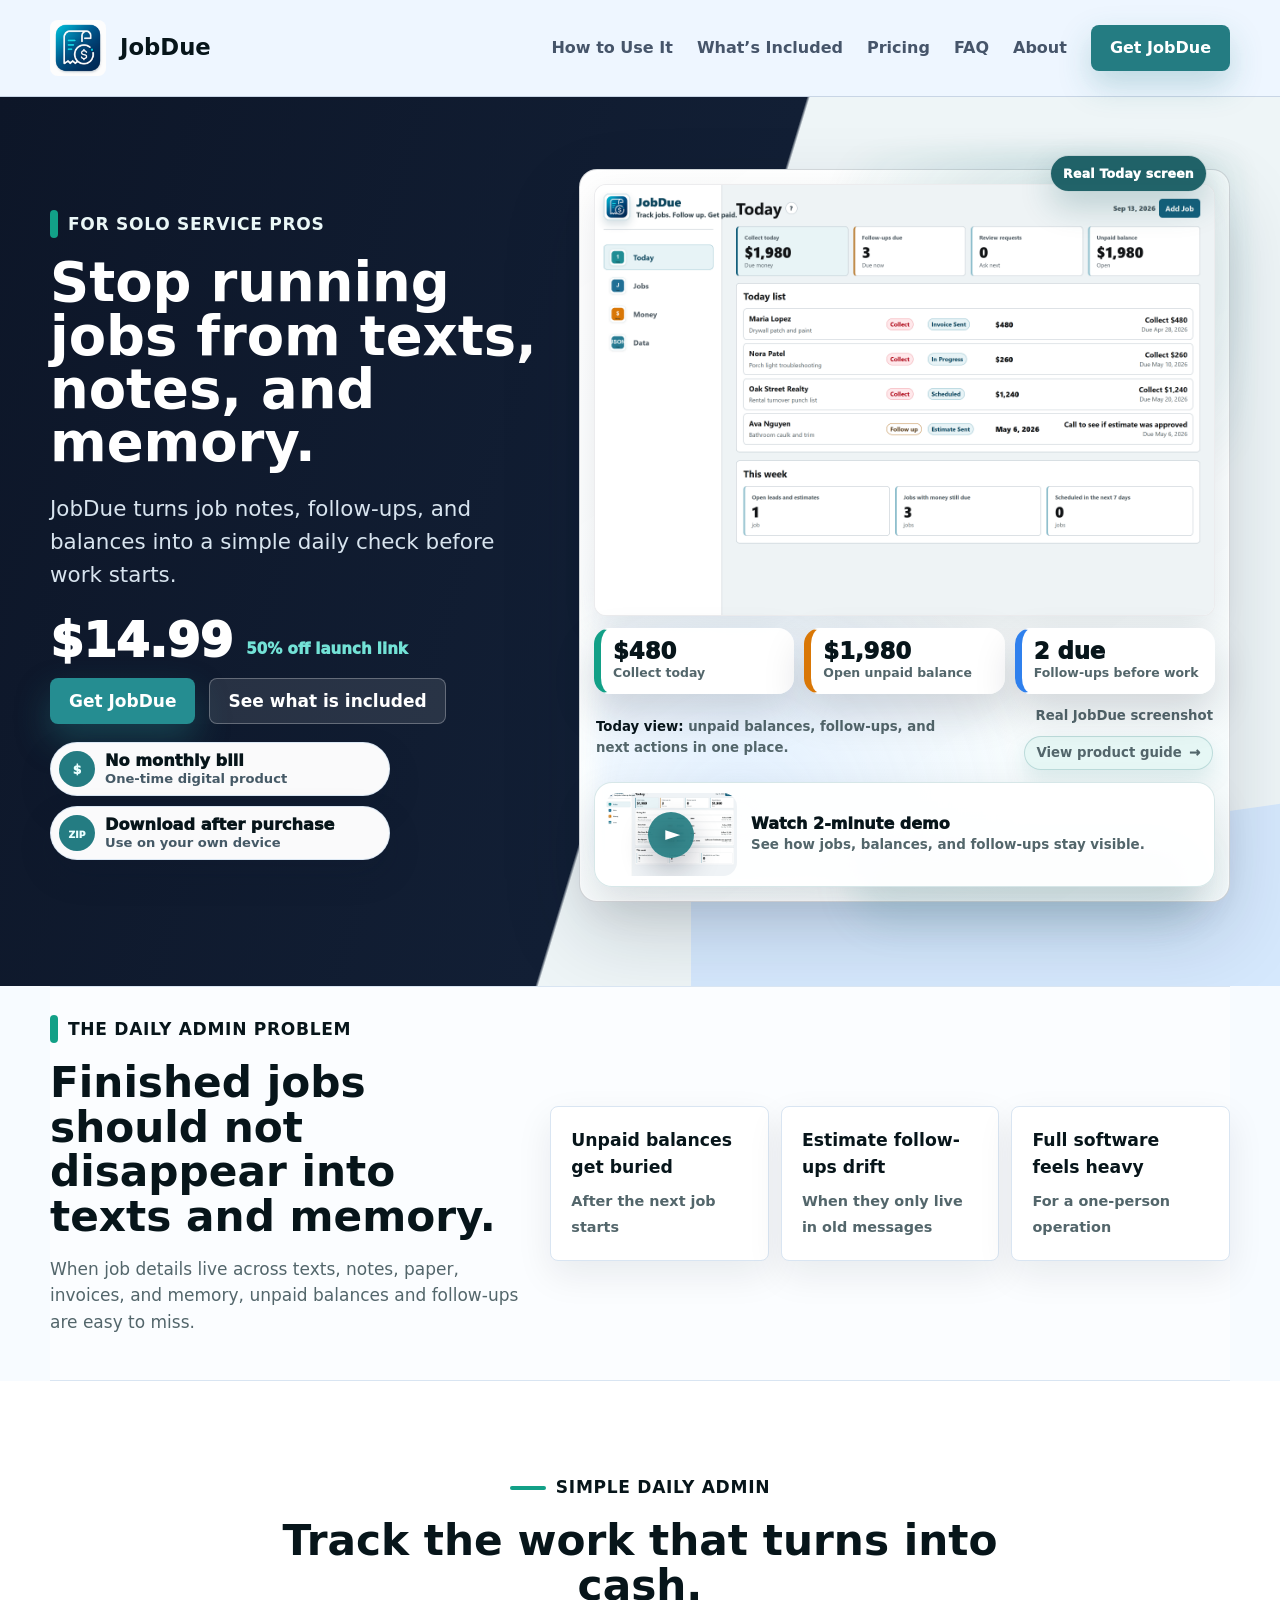
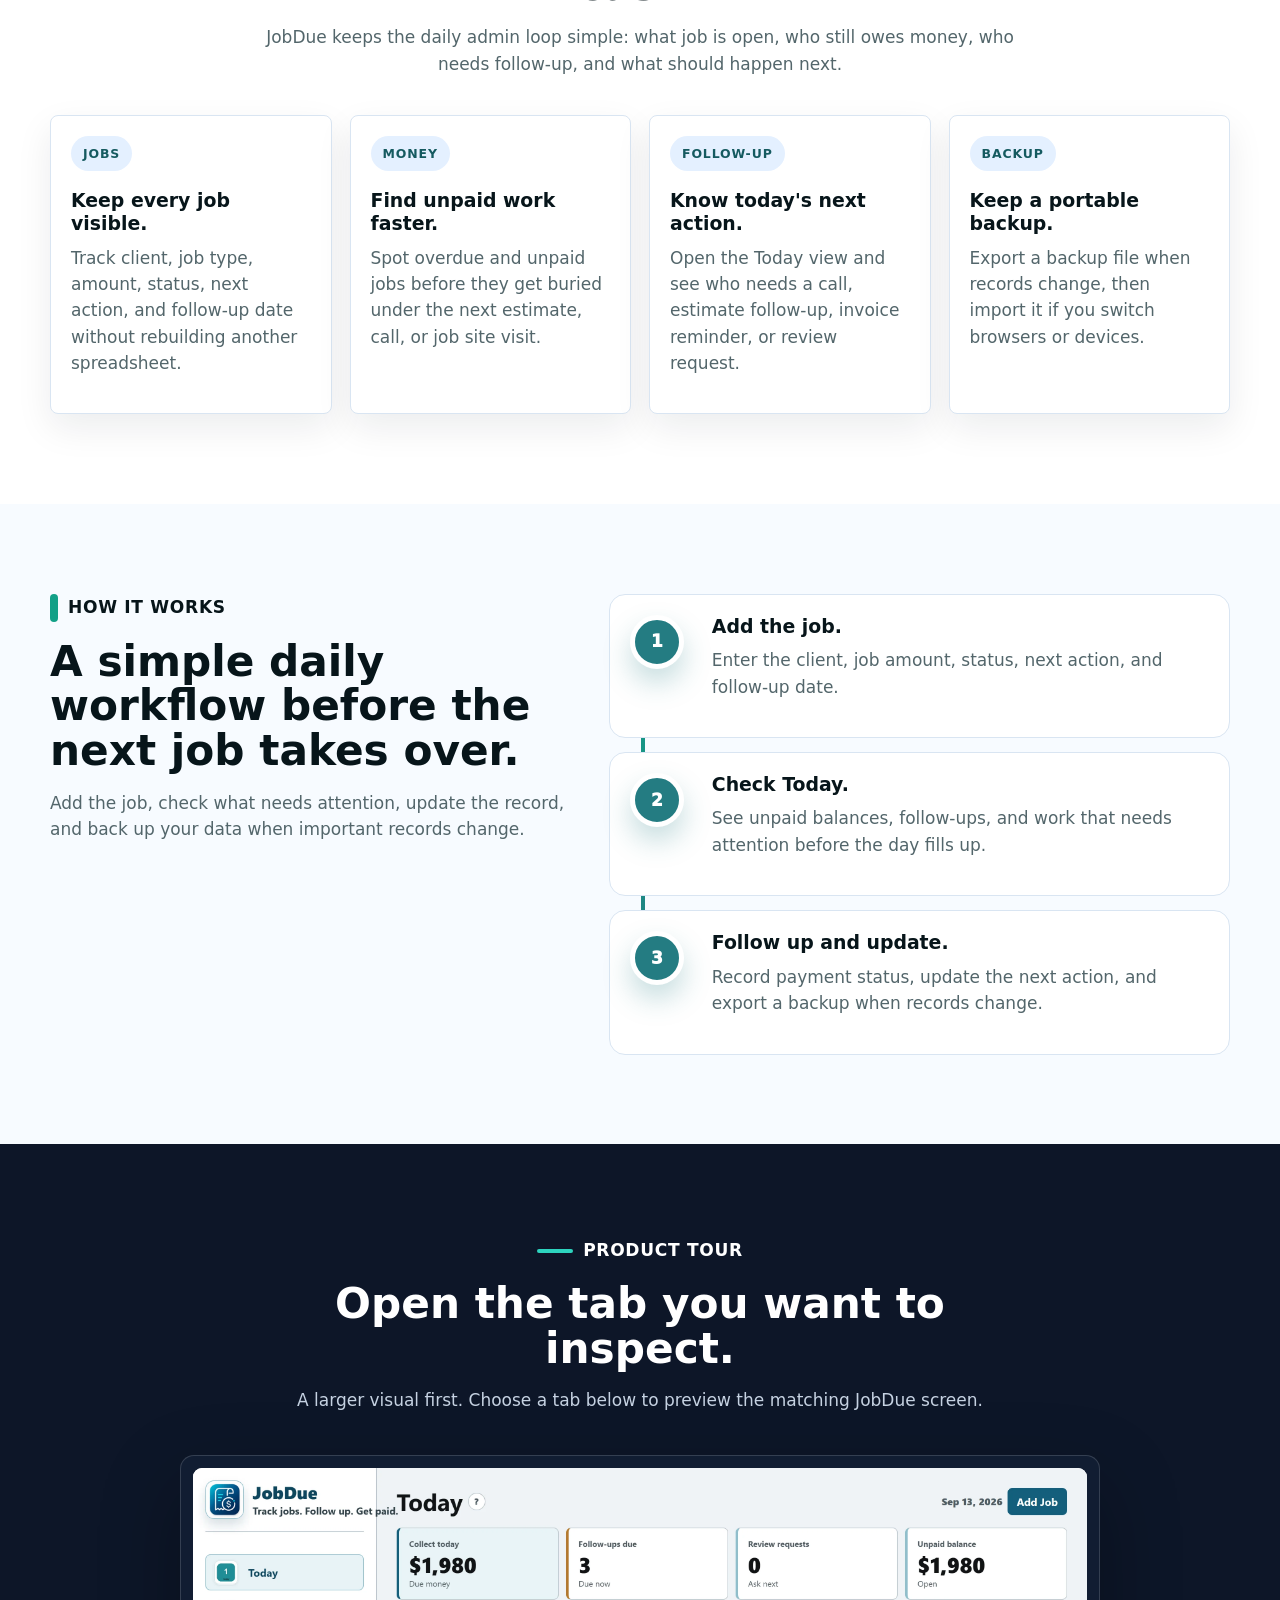
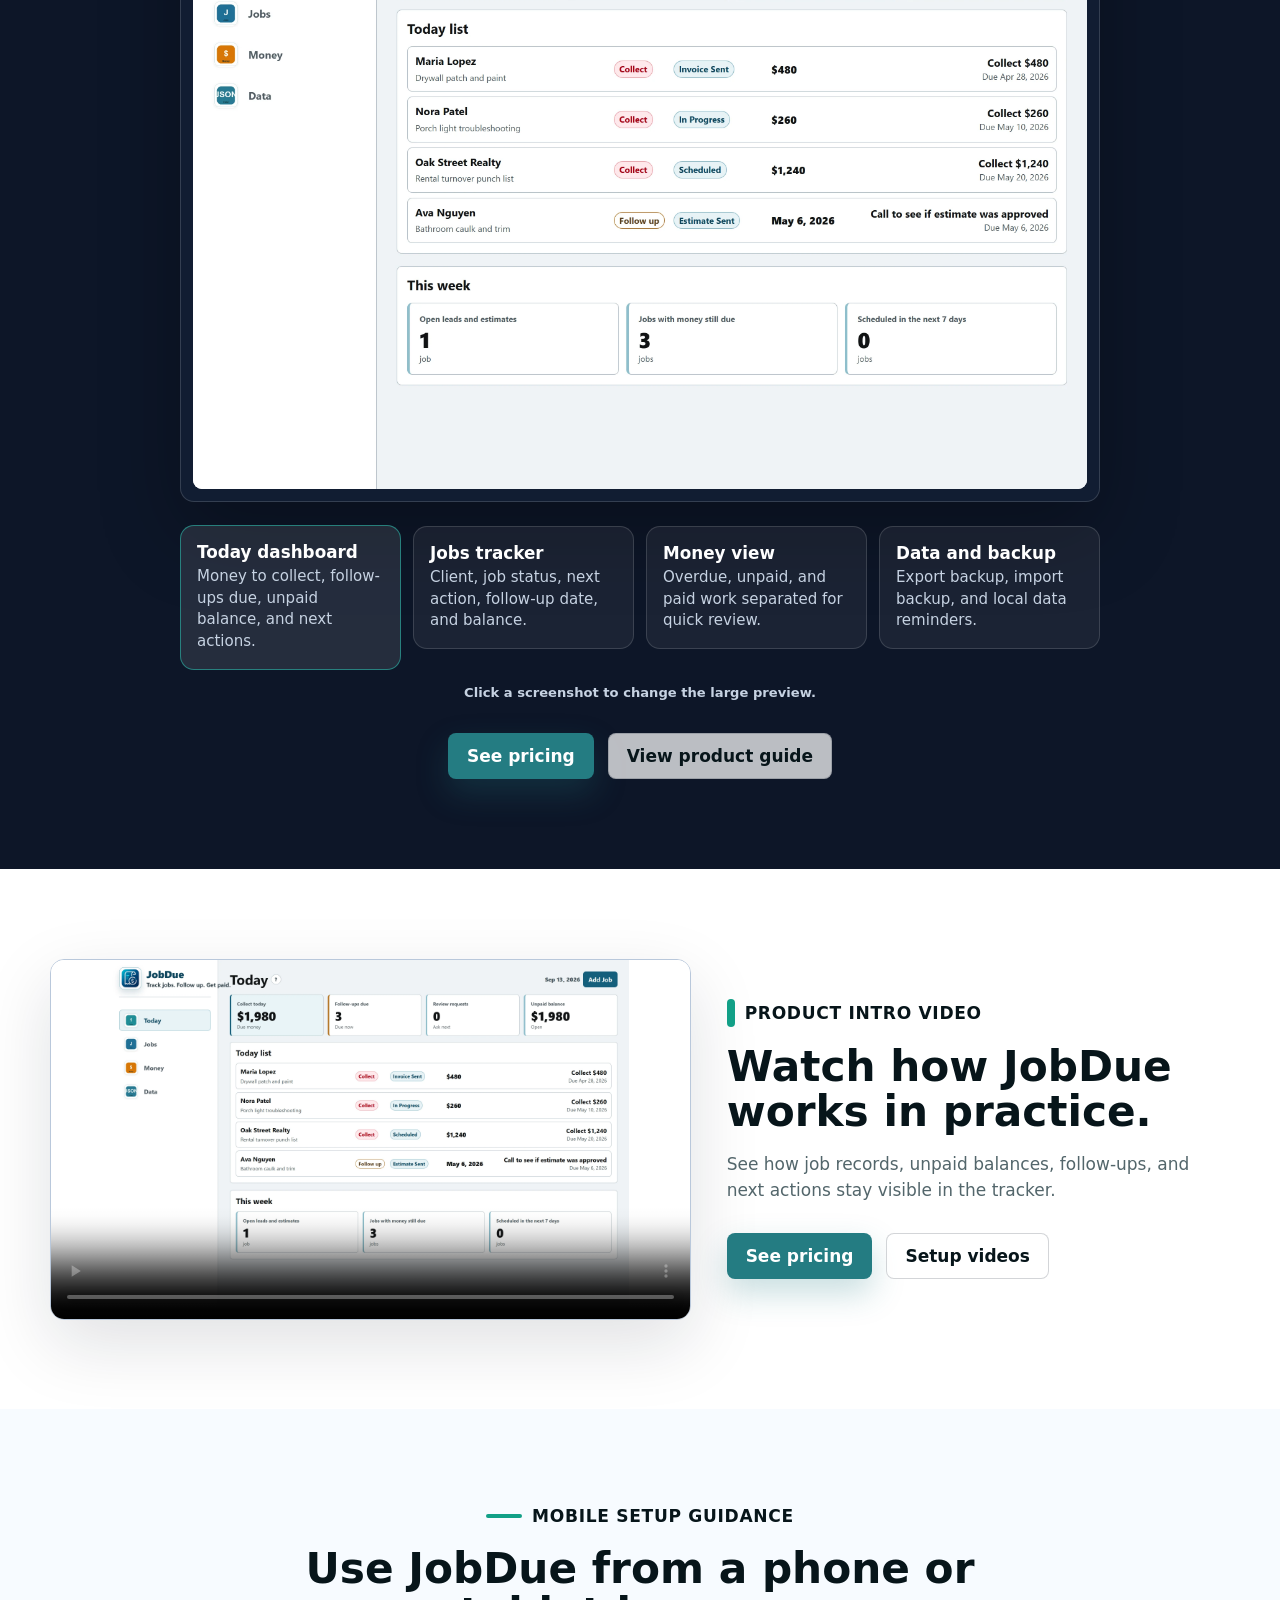
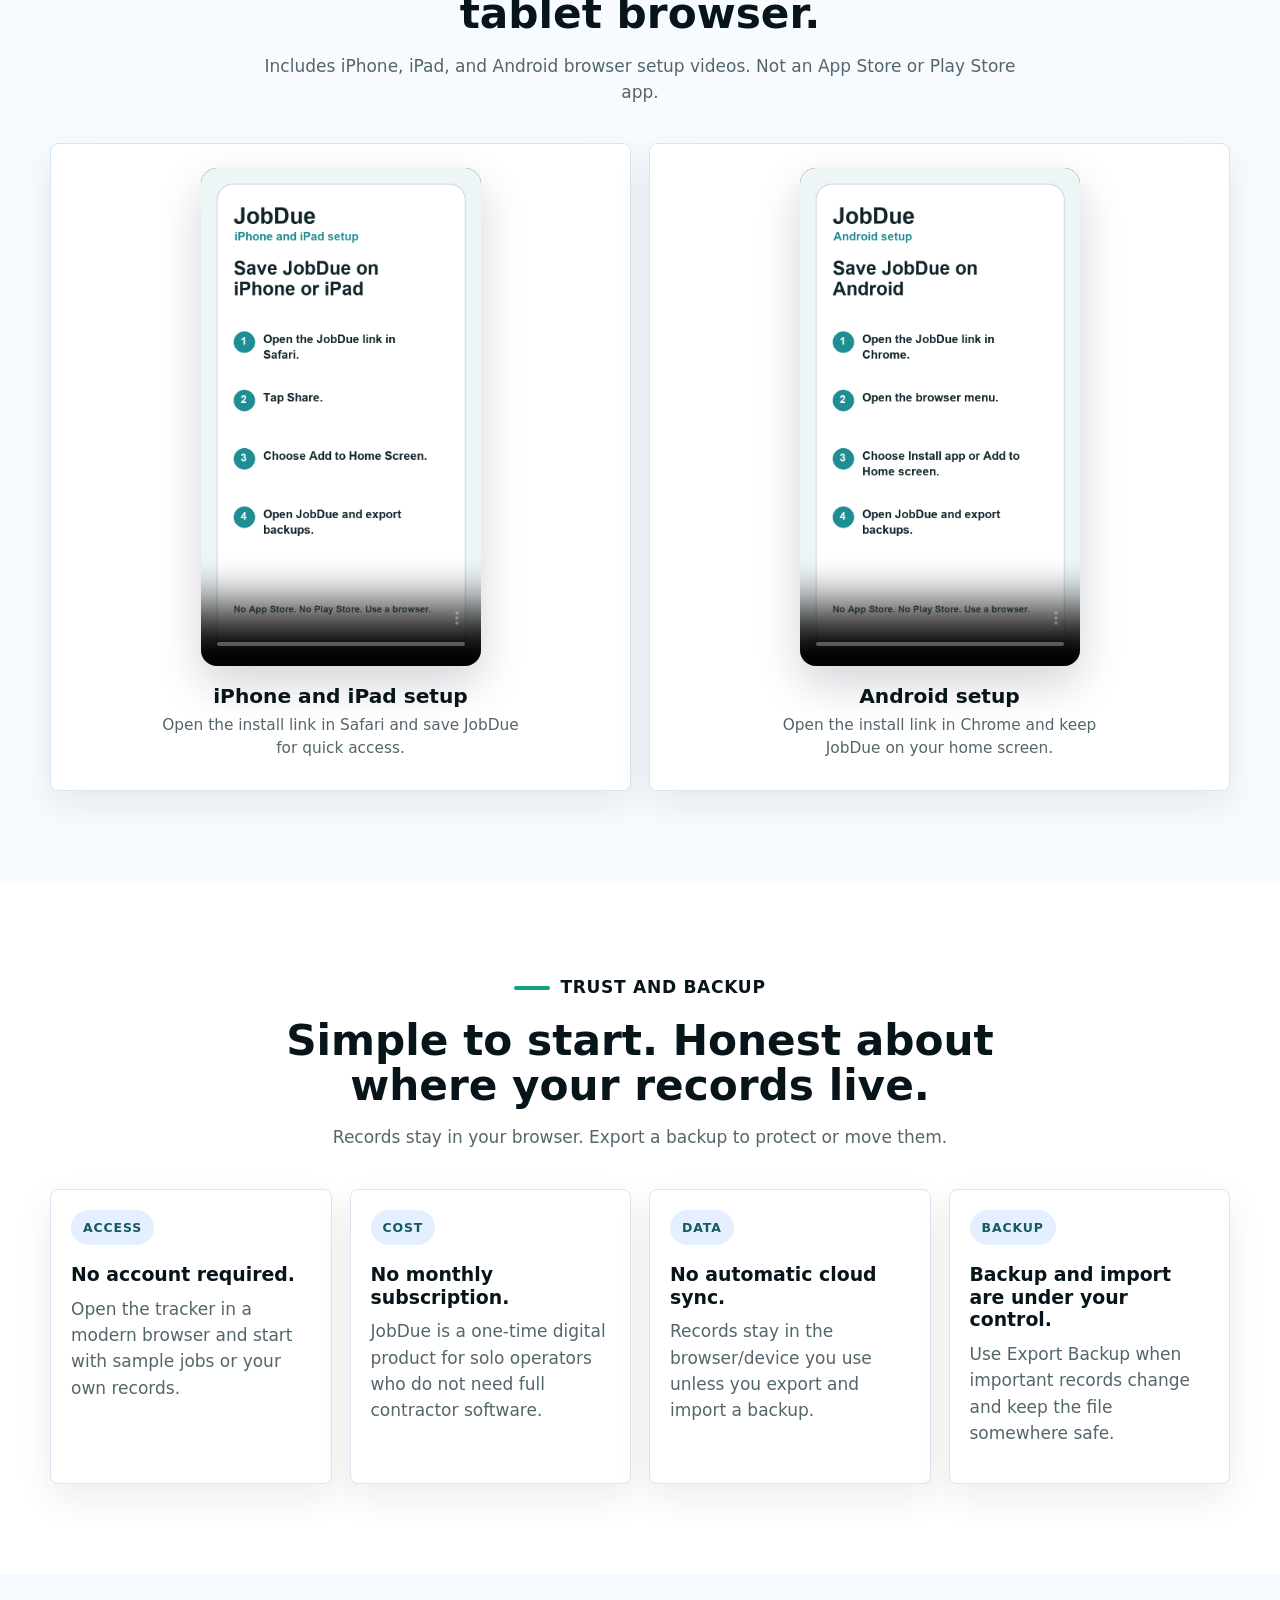
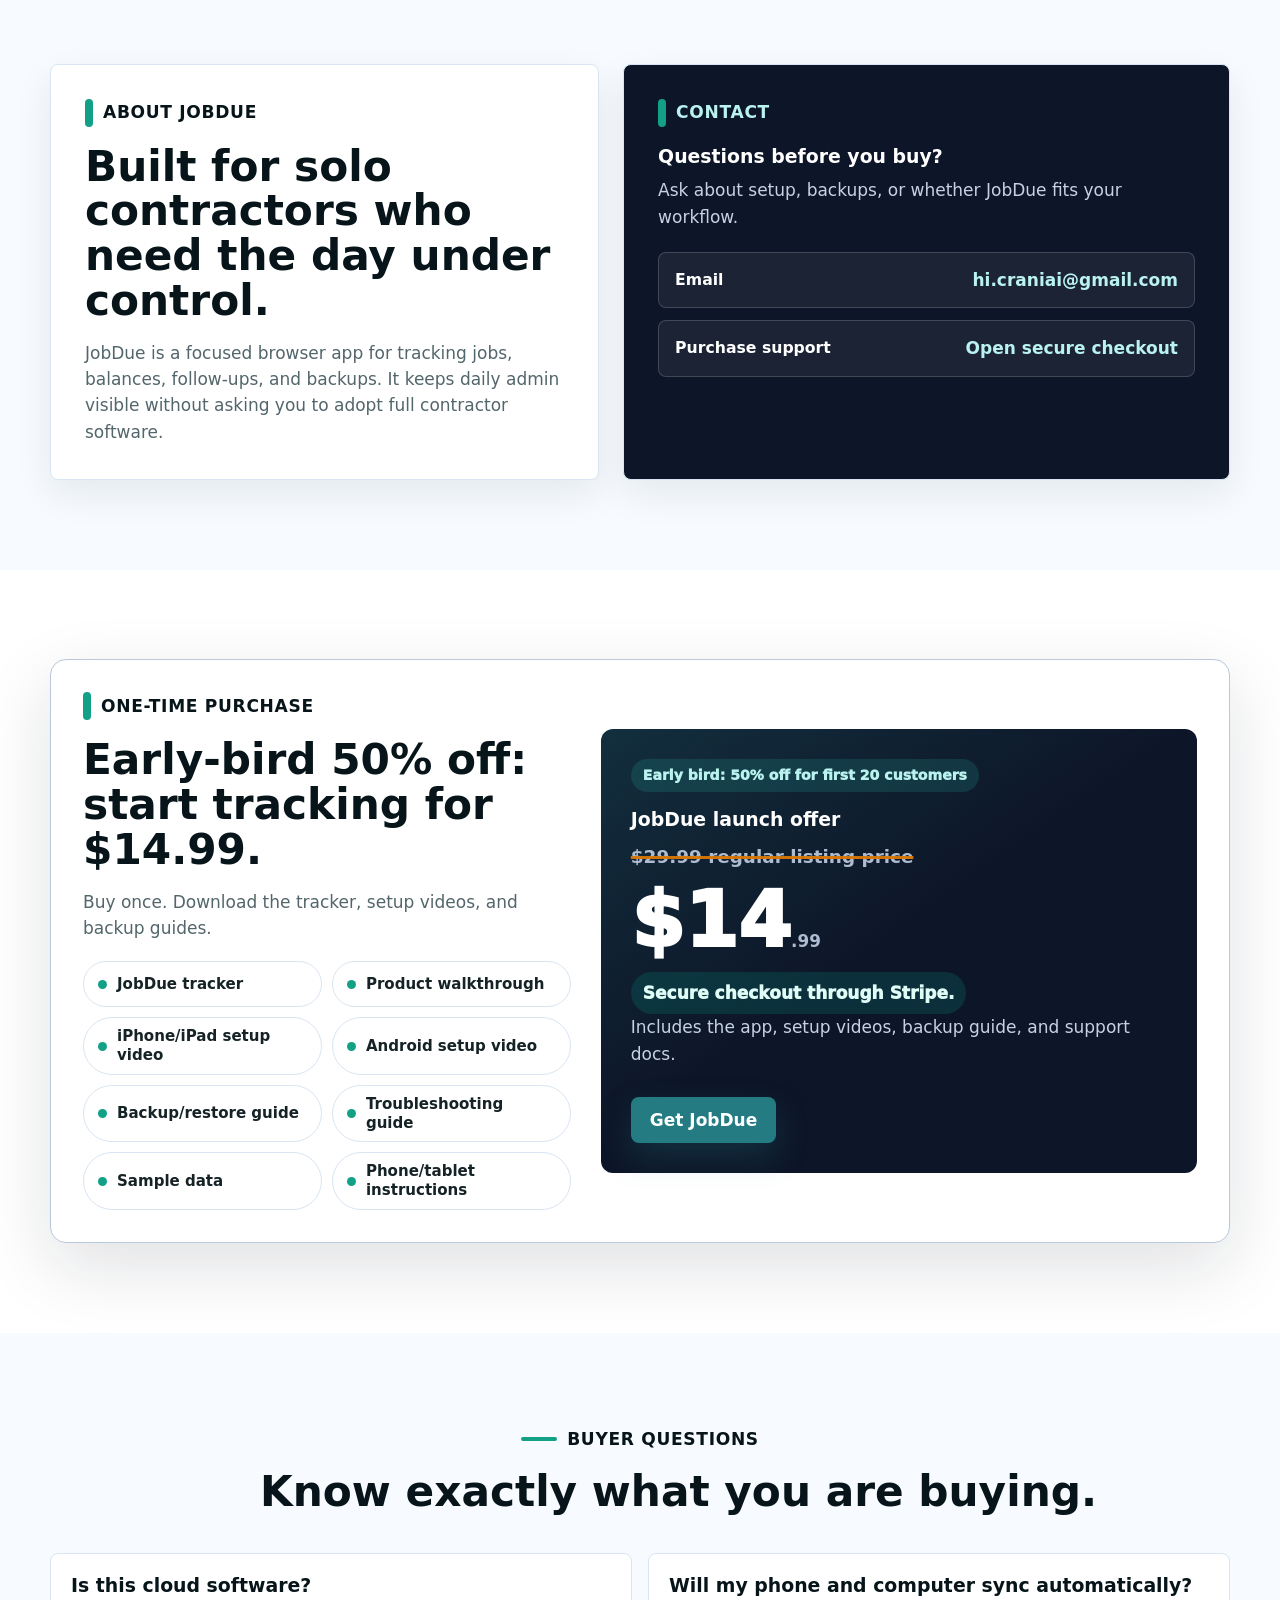
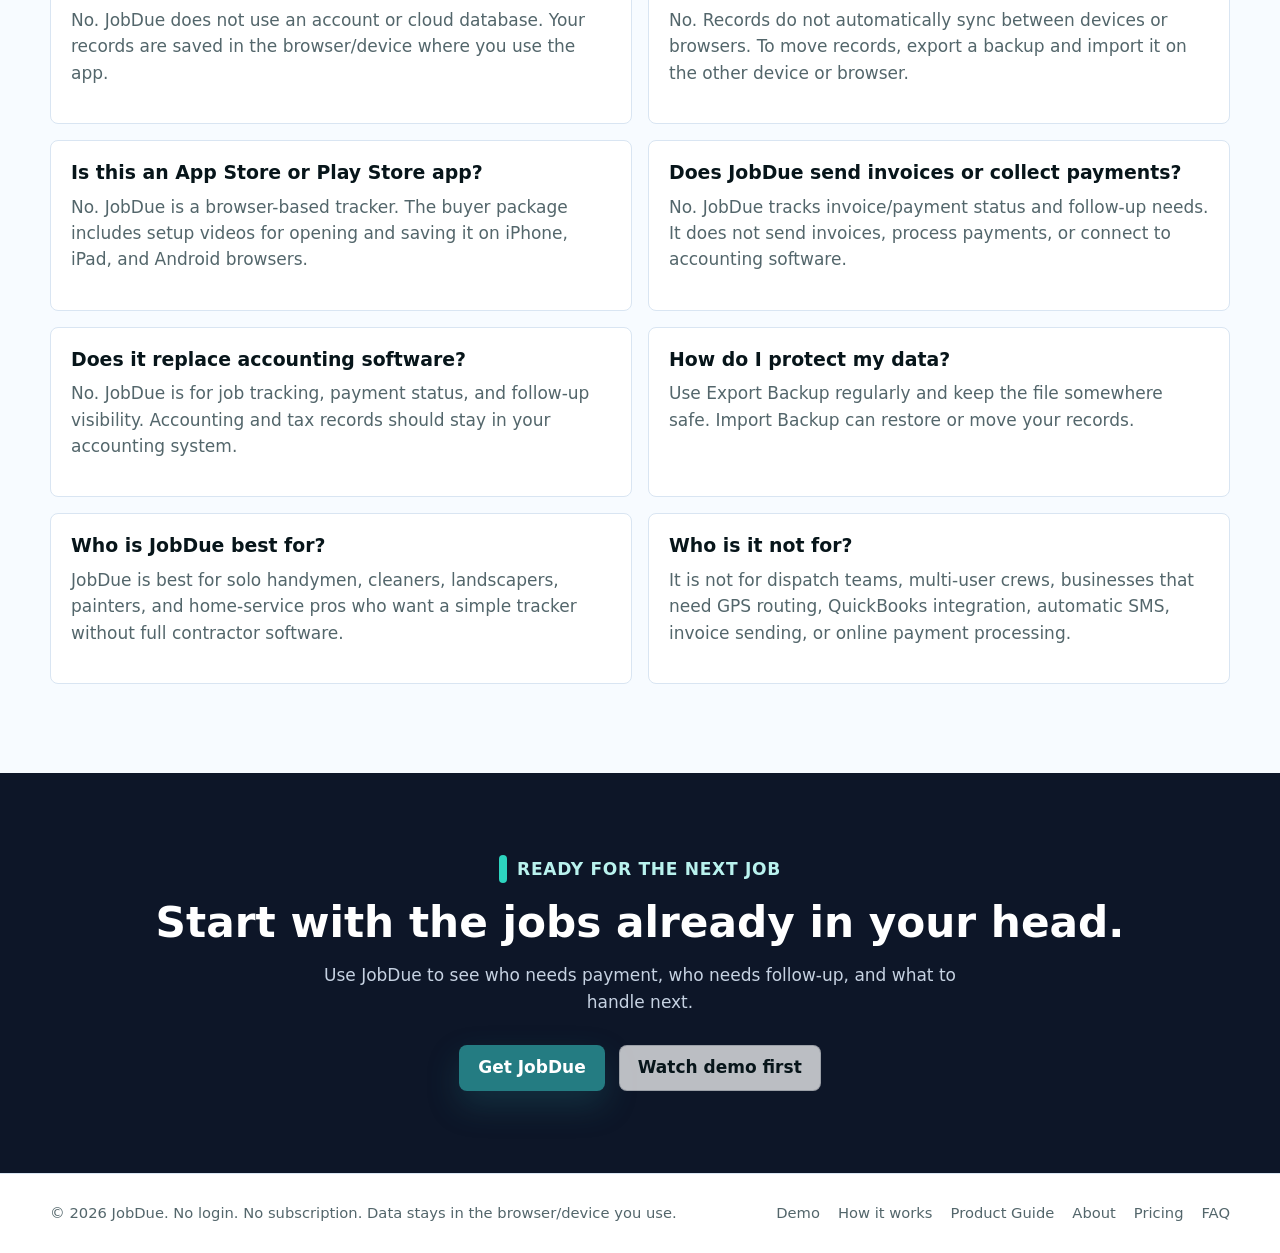
<file: 03-landing/index.html>
<!doctype html>
<html lang="en">
<head>
  <meta charset="utf-8">
  <meta name="viewport" content="width=device-width, initial-scale=1">
  <title>JobDue - Offline Job & Payment Tracker for Contractors</title>
  <meta name="description" content="JobDue helps solo contractors track jobs, follow-ups, unpaid balances, and payments without logins, spreadsheets, or monthly software fees.">
  <meta name="robots" content="index, follow">
  <meta name="theme-color" content="#eef6ff">
  <link rel="canonical" href="https://www.craniai.com/">
  <link rel="icon" href="assets/jobdue-icon-192.png" type="image/png">
  <link rel="apple-touch-icon" href="assets/jobdue-apple-touch-icon.png">
  <meta property="og:type" content="website">
  <meta property="og:url" content="https://www.craniai.com/">
  <meta property="og:title" content="JobDue - Offline Job & Payment Tracker for Contractors">
  <meta property="og:description" content="Track jobs, unpaid balances, follow-ups, and payments without logins or monthly software fees.">
  <meta property="og:image" content="https://www.craniai.com/assets/jobdue-og-image.jpg">
  <meta property="og:image:alt" content="JobDue offline job and payment tracker preview with Today dashboard.">
  <meta property="og:image:width" content="1200">
  <meta property="og:image:height" content="630">
  <meta property="og:site_name" content="JobDue">
  <meta name="twitter:card" content="summary_large_image">
  <meta name="twitter:title" content="JobDue - Offline Job & Payment Tracker for Contractors">
  <meta name="twitter:description" content="Track jobs, unpaid balances, follow-ups, and payments without logins or monthly software fees.">
  <meta name="twitter:image" content="https://www.craniai.com/assets/jobdue-og-image.jpg">
  <meta name="twitter:image:alt" content="JobDue offline job and payment tracker preview with Today dashboard.">
  <!-- Google tag (gtag.js) -->
  <script async src="https://www.googletagmanager.com/gtag/js?id=G-VPRKXVD7DZ"></script>
  <script>
    window.dataLayer = window.dataLayer || [];
    function gtag(){dataLayer.push(arguments);}
    gtag('js', new Date());

    gtag('config', 'G-VPRKXVD7DZ');
  </script>
  <script type="application/ld+json">
  {
    "@context": "https://schema.org",
    "@type": "SoftwareApplication",
    "name": "JobDue",
    "url": "https://www.craniai.com/",
    "image": "https://www.craniai.com/assets/jobdue-og-image.jpg",
    "applicationCategory": "BusinessApplication",
    "operatingSystem": "Web browser",
    "description": "Job, payment, and follow-up tracker for solo contractors and home-service pros.",
    "publisher": {
      "@type": "Organization",
      "name": "CraniaI",
      "url": "https://www.craniai.com/"
    },
    "offers": {
      "@type": "Offer",
      "price": "14.99",
      "priceCurrency": "USD",
      "url": "https://buy.stripe.com/fZu3cu6WQebzeRxasv4c800",
      "availability": "https://schema.org/InStock"
    }
  }
  </script>
  <style>
    :root {
      color-scheme: light;
      --page: #eef5f7;
      --panel: #ffffff;
      --ink: #162326;
      --ink-strong: #07151a;
      --muted: #53666b;
      --muted-2: #758195;
      --primary: #247c82;
      --teal: #12a087;
      --blue: #155a60;
      --gold: #d97706;
      --line: #d9e5f2;
      --line-dark: #b9c8db;
      --soft: #f7fbff;
      --soft-blue: #e4f0ff;
      --shadow: 0 24px 70px rgba(15, 23, 42, 0.13);
      --shadow-soft: 0 14px 36px rgba(15, 23, 42, 0.08);
      --radius: 8px;
      --max: 1180px;
      --h1-size: clamp(2.75rem, 4.6vw, 4.2rem);
      --h2-size: clamp(2rem, 3.3vw, 2.85rem);
      --h3-size: clamp(1.18rem, 1.45vw, 1.38rem);
      --label-size: clamp(1rem, 0.94rem + 0.16vw, 1.08rem);
      --section-space: clamp(4.5rem, 7vw, 6.75rem);
    }

    * {
      box-sizing: border-box;
    }

    html {
      scroll-behavior: smooth;
    }

    body {
      margin: 0;
      background: var(--page);
      color: var(--ink);
      font-family: Inter, ui-sans-serif, system-ui, -apple-system, BlinkMacSystemFont, "Segoe UI", sans-serif;
      font-size: 17px;
      line-height: 1.55;
      overflow-x: hidden;
    }

    img,
    video {
      display: block;
      max-width: 100%;
    }

    img {
      height: auto;
    }

    a {
      color: inherit;
    }

    h1,
    h2,
    h3,
    p {
      margin-top: 0;
    }

    h1,
    h2,
    h3 {
      color: var(--ink-strong);
      letter-spacing: 0;
    }

    h1 {
      margin-bottom: 22px;
      font-size: var(--h1-size);
      line-height: 0.98;
      font-weight: 850;
    }

    h2 {
      margin-bottom: 16px;
      font-size: var(--h2-size);
      line-height: 1.06;
      font-weight: 850;
    }

    h3 {
      margin-bottom: 10px;
      font-size: var(--h3-size);
      line-height: 1.2;
      font-weight: 820;
    }

    p {
      color: var(--muted);
    }

    figure {
      margin: 0;
    }

    :focus-visible {
      outline: 3px solid rgba(99, 91, 255, 0.36);
      outline-offset: 4px;
    }

    .container {
      width: min(var(--max), calc(100% - 48px));
      margin: 0 auto;
    }

    .site-header {
      position: sticky;
      top: 0;
      z-index: 20;
      border-bottom: 1px solid rgba(185, 200, 219, 0.72);
      background: rgba(238, 246, 255, 0.92);
      backdrop-filter: blur(18px);
    }

    .nav {
      min-height: 96px;
      display: flex;
      align-items: center;
      justify-content: space-between;
      gap: 30px;
    }

    .brand {
      display: inline-flex;
      align-items: center;
      gap: 14px;
      color: var(--ink-strong);
      font-size: 1.42rem;
      font-weight: 900;
      text-decoration: none;
      white-space: nowrap;
    }

    .brand img {
      width: 56px;
      height: 56px;
      border-radius: var(--radius);
    }

    .nav-links {
      display: flex;
      align-items: center;
      gap: 24px;
      color: #46556a;
      font-size: 1rem;
      font-weight: 850;
    }

    .nav-links a {
      text-decoration: none;
    }

    .menu-toggle {
      display: none;
      min-height: 44px;
      align-items: center;
      justify-content: center;
      border: 1px solid rgba(22, 35, 38, 0.18);
      border-radius: 10px;
      background: rgba(255, 255, 255, 0.82);
      padding: 0 14px;
      color: var(--ink-strong);
      font: inherit;
      font-size: 0.92rem;
      font-weight: 900;
    }

    .button {
      display: inline-flex;
      min-height: 46px;
      align-items: center;
      justify-content: center;
      border: 1px solid transparent;
      border-radius: var(--radius);
      padding: 0 18px;
      font-weight: 900;
      line-height: 1;
      text-decoration: none;
      transition: transform 160ms ease, box-shadow 160ms ease, background 160ms ease;
      white-space: nowrap;
    }

    .button:hover {
      transform: translateY(-1px);
    }

    .button-primary {
      background: var(--primary);
      color: #fff;
      box-shadow: 0 14px 32px rgba(36, 124, 130, 0.25);
    }

    .button-primary:hover {
      background: #155a60;
    }

    .button-secondary {
      border-color: rgba(16, 24, 39, 0.18);
      background: rgba(255, 255, 255, 0.72);
      color: var(--ink-strong);
    }

    .eyebrow {
      display: inline-flex;
      align-items: center;
      gap: 10px;
      margin-bottom: 18px;
      border-radius: var(--radius);
      background: transparent;
      padding: 0;
      color: var(--ink-strong);
      font-size: var(--label-size);
      font-weight: 900;
      letter-spacing: 0.04em;
      text-transform: uppercase;
      box-shadow: none;
    }

    .eyebrow::before {
      content: "";
      width: 8px;
      height: 28px;
      border-radius: 999px;
      background: var(--teal);
    }

    .section-head.center .eyebrow::before {
      width: 36px;
      height: 4px;
    }

    .hero {
      position: relative;
      padding: 72px 0 84px;
      overflow: hidden;
      background:
        linear-gradient(107deg, #0d1628 0%, #121f35 52%, rgba(238, 245, 247, 0.96) 52.2%, rgba(238, 245, 247, 0.96) 100%);
      color: #fff;
    }

    .hero::after {
      content: "";
      position: absolute;
      right: -8vw;
      bottom: -42px;
      width: 54vw;
      height: 190px;
      background: rgba(207, 229, 255, 0.78);
      transform: skewY(-8deg);
      z-index: 0;
    }

    .hero-grid {
      position: relative;
      z-index: 1;
      display: grid;
      grid-template-columns: minmax(0, 0.86fr) minmax(620px, 1.14fr);
      gap: 38px;
      align-items: center;
    }

    .hero-copy {
      max-width: 590px;
    }

    .hero .eyebrow {
      color: #eaf7f7;
      white-space: nowrap;
    }

    .hero-mobile-break {
      display: none;
    }

    .hero h1 {
      color: #fff;
      font-size: clamp(2.85rem, 4.25vw, 4.05rem);
    }

    .lead {
      max-width: 650px;
      margin-bottom: 0;
      color: #d8e4ef;
      font-size: clamp(1.08rem, 2vw, 1.34rem);
    }

    .hero-actions {
      display: flex;
      flex-wrap: wrap;
      gap: 14px;
      margin-top: 30px;
    }

    .hero .button-primary {
      background: #258d91;
      box-shadow: 0 16px 34px rgba(37, 141, 145, 0.34);
    }

    .hero .button-secondary {
      border-color: rgba(255, 255, 255, 0.28);
      background: rgba(255, 255, 255, 0.1);
      color: #fff;
    }

    .hero-offer {
      display: grid;
      gap: 16px;
      margin-top: 28px;
    }

    .hero-price {
      display: flex;
      align-items: flex-end;
      gap: 14px;
    }

    .hero-price span {
      color: #fff;
      font-size: clamp(2.2rem, 4.2vw, 3rem);
      font-weight: 950;
      line-height: 0.9;
      letter-spacing: -0.01em;
    }

    .hero-price strong {
      display: inline-flex;
      align-items: center;
      margin-bottom: 5px;
      color: #73e2d6;
      font-size: 0.94rem;
      font-weight: 950;
      line-height: 1;
    }

    .hero-offer .hero-actions {
      flex-wrap: nowrap;
      margin-top: 0;
    }

    .hero-offer-chips {
      display: grid;
      gap: 10px;
      max-width: 340px;
      margin-top: 2px;
    }

    .hero-offer-chip {
      display: grid;
      grid-template-columns: auto 1fr;
      gap: 10px;
      align-items: center;
      border: 1px solid rgba(216, 229, 242, 0.92);
      border-radius: 999px;
      background: rgba(255, 255, 255, 0.98);
      padding: 8px 16px 8px 8px;
      color: var(--ink-strong);
      box-shadow: 0 14px 34px rgba(15, 23, 42, 0.16);
    }

    .hero-offer-chip strong,
    .hero-offer-chip span {
      display: block;
    }

    .hero-offer-chip strong {
      font-size: 1.01rem;
      font-weight: 930;
      line-height: 1.05;
    }

    .hero-offer-chip div span {
      margin-top: 2px;
      color: #455966;
      font-size: 0.82rem;
      font-weight: 820;
      line-height: 1.12;
    }

    .chip-dot {
      position: relative;
      display: block;
      flex: 0 0 36px;
      width: 36px;
      height: 36px;
      border-radius: 999px;
      background: var(--primary);
      padding: 0;
      overflow: hidden;
    }

    .chip-dot::before {
      position: absolute;
      inset: 0;
      display: grid;
      place-items: center;
      color: #eaffff;
      font-weight: 950;
      letter-spacing: 0;
      line-height: 1;
      text-align: center;
      transform: translateY(0.5px);
    }

    .chip-money::before {
      content: "$";
      font-size: 0.78rem;
    }

    .chip-zip::before {
      content: "ZIP";
      font-size: 0.58rem;
      text-transform: uppercase;
    }

    .mini-proof {
      display: grid;
      max-width: 540px;
      margin-top: 30px;
      overflow: hidden;
      border: 1px solid rgba(21, 90, 96, 0.18);
      border-radius: 16px;
      background: #ffffff;
      box-shadow: 0 18px 44px rgba(15, 23, 42, 0.1);
    }

    .mini-proof article {
      display: grid;
      grid-template-columns: minmax(0, 1fr) auto;
      gap: 14px;
      align-items: center;
      padding: 15px 18px;
    }

    .mini-proof article + article {
      border-top: 1px solid var(--line);
    }

    .mini-proof .proof-icon {
      display: inline-flex;
      align-items: center;
      justify-content: center;
      border-radius: 999px;
      background: #e6f7f5;
      padding: 7px 10px;
      color: var(--blue);
      font-size: 0.78rem;
      font-weight: 950;
      letter-spacing: 0.02em;
      line-height: 1;
      white-space: nowrap;
    }

    .mini-proof strong {
      display: block;
      color: var(--ink-strong);
      font-size: 1.02rem;
      line-height: 1.12;
    }

    .mini-proof .proof-detail {
      display: block;
      margin-top: 4px;
      color: var(--muted);
      font-size: 0.83rem;
      font-weight: 750;
      line-height: 1.22;
    }

    .screenshot-shell {
      position: relative;
      isolation: isolate;
      border: 1px solid rgba(16, 24, 39, 0.16);
      border-radius: 18px;
      background:
        linear-gradient(145deg, rgba(255, 255, 255, 0.98), rgba(245, 251, 252, 0.96)),
        #ffffff;
      padding: 14px;
      box-shadow:
        0 34px 80px rgba(15, 23, 42, 0.16),
        0 0 0 1px rgba(255, 255, 255, 0.74) inset;
      transform: none;
      justify-self: end;
    }

    .screenshot-shell::before {
      content: "";
      position: absolute;
      inset: -22px -18px 24px 16px;
      z-index: -1;
      border-radius: 28px;
      background:
        radial-gradient(circle at 72% 18%, rgba(36, 124, 130, 0.24), transparent 34%),
        radial-gradient(circle at 22% 92%, rgba(216, 234, 255, 0.8), transparent 36%);
      filter: blur(10px);
      opacity: 0.9;
    }

    .screenshot-shell::after {
      content: "";
      position: absolute;
      right: 28px;
      bottom: -22px;
      z-index: -1;
      width: 54%;
      height: 86px;
      border-radius: 999px;
      background: rgba(36, 124, 130, 0.13);
      filter: blur(18px);
    }

    .screenshot-shell > img {
      position: relative;
      z-index: 1;
      border: 1px solid rgba(16, 24, 39, 0.08);
      border-radius: 12px;
      background: #fff;
      box-shadow: 0 12px 34px rgba(15, 23, 42, 0.09);
    }

    .screenshot-badge {
      position: absolute;
      top: -15px;
      right: 22px;
      z-index: 4;
      border: 1px solid rgba(255, 255, 255, 0.72);
      border-radius: 999px;
      background: rgba(21, 90, 96, 0.94);
      padding: 8px 12px;
      color: #fff;
      font-size: 0.78rem;
      font-weight: 950;
      letter-spacing: 0.02em;
      box-shadow: 0 14px 32px rgba(21, 90, 96, 0.24);
    }

    .hero-callouts {
      position: relative;
      z-index: 3;
      display: grid;
      grid-template-columns: repeat(3, minmax(0, 1fr));
      gap: 10px;
      margin-top: 12px;
    }

    .hero-callout {
      display: grid;
      gap: 4px;
      border: 1px solid rgba(255, 255, 255, 0.74);
      border-left: 7px solid var(--teal);
      border-radius: 16px;
      background: rgba(255, 255, 255, 0.96);
      padding: 12px 14px 12px 12px;
      color: var(--ink-strong);
      box-shadow: 0 18px 40px rgba(15, 23, 42, 0.17);
    }

    .hero-callout strong {
      display: block;
      font-size: clamp(1.1rem, 1.8vw, 1.42rem);
      font-weight: 950;
      line-height: 0.95;
    }

    .hero-callout span {
      color: var(--muted);
      font-size: 0.78rem;
      font-weight: 850;
      line-height: 1.15;
    }

    .hero-callout.balance {
      border-left-color: var(--gold);
    }

    .hero-callout.follow {
      border-left-color: #2f80ed;
    }

    .caption-row {
      position: relative;
      z-index: 1;
      display: flex;
      align-items: center;
      justify-content: space-between;
      gap: 16px;
      padding: 12px 2px 0;
      color: var(--muted);
      font-size: 0.83rem;
      font-weight: 720;
    }

    .caption-row b {
      color: var(--ink-strong);
    }

    .caption-links {
      display: inline-flex;
      flex-wrap: wrap;
      justify-content: flex-end;
      gap: 10px;
      text-align: right;
    }

    .caption-links a {
      display: inline-flex;
      min-height: 34px;
      align-items: center;
      justify-content: center;
      border: 1px solid rgba(36, 124, 130, 0.22);
      border-radius: 999px;
      background: #e6f7f5;
      padding: 0 12px;
      color: var(--primary-dark);
      font-weight: 900;
      text-decoration: none;
      box-shadow: 0 10px 22px rgba(36, 124, 130, 0.14);
      transition: transform 160ms ease, background 160ms ease, box-shadow 160ms ease;
    }

    .caption-links a::after {
      content: "→";
      margin-left: 7px;
      font-weight: 950;
    }

    .caption-links a:hover {
      background: #d8f3f0;
      box-shadow: 0 14px 28px rgba(36, 124, 130, 0.18);
      transform: translateY(-1px);
    }

    .hero-video-preview {
      position: relative;
      z-index: 2;
      display: grid;
      grid-template-columns: 132px minmax(0, 1fr);
      gap: 14px;
      align-items: center;
      margin-top: 12px;
      border: 1px solid rgba(36, 124, 130, 0.18);
      border-radius: 18px;
      background: rgba(255, 255, 255, 0.94);
      padding: 10px 12px 10px 10px;
      color: var(--ink-strong);
      text-decoration: none;
      box-shadow: 0 18px 42px rgba(15, 23, 42, 0.13);
      transition: transform 160ms ease, border-color 160ms ease, box-shadow 160ms ease;
    }

    .hero-video-preview:hover {
      border-color: rgba(36, 124, 130, 0.42);
      box-shadow: 0 22px 50px rgba(15, 23, 42, 0.17);
      transform: translateY(-1px);
    }

    .hero-video-thumb {
      position: relative;
      overflow: hidden;
      border-radius: 14px;
      background: #e8f1f3;
    }

    .hero-video-thumb img {
      width: 100%;
      aspect-ratio: 16 / 10;
      object-fit: cover;
    }

    .hero-play {
      position: absolute;
      inset: 0;
      display: grid;
      place-items: center;
      color: #fff;
      font-size: 1.1rem;
      font-weight: 950;
      text-shadow: 0 2px 14px rgba(7, 21, 26, 0.52);
    }

    .hero-play::before {
      content: "";
      position: absolute;
      width: 46px;
      height: 46px;
      border-radius: 999px;
      background: rgba(36, 124, 130, 0.92);
      box-shadow: 0 12px 28px rgba(15, 23, 42, 0.28);
    }

    .hero-play span {
      position: relative;
      transform: translateX(1px);
    }

    .hero-video-copy {
      display: grid;
      gap: 4px;
    }

    .hero-video-copy strong {
      color: var(--ink-strong);
      font-size: 1rem;
      font-weight: 950;
      line-height: 1.12;
    }

    .hero-video-copy span {
      color: var(--muted);
      font-size: 0.84rem;
      font-weight: 760;
      line-height: 1.25;
    }

    .section {
      padding: var(--section-space) 0;
      background: #fff;
    }

    .section[id] {
      scroll-margin-top: 116px;
    }

    .section-blue {
      background: var(--soft);
    }

    .section-dark {
      background: #0d1628;
      color: #fff;
    }

    .section-dark h2,
    .section-dark h3,
    .section-dark .eyebrow {
      color: #fff;
    }

    .section-dark .eyebrow::before,
    .final-cta .eyebrow::before {
      background: #2dd4bf;
    }

    .section-dark p,
    .section-dark li {
      color: #c6d2e2;
    }

    .section-head {
      max-width: 760px;
      margin-bottom: 38px;
    }

    .section-head.center {
      margin-right: auto;
      margin-left: auto;
      text-align: center;
    }

    .section-head.center .eyebrow {
      justify-content: center;
    }

    .trust-strip {
      display: grid;
      grid-template-columns: 0.82fr 1.18fr;
      gap: 28px;
      align-items: center;
      border-top: 1px solid var(--line);
      border-bottom: 1px solid var(--line);
      background: rgba(255, 255, 255, 0.56);
      padding: 28px 0;
    }

    .trust-list {
      display: grid;
      grid-template-columns: repeat(3, 1fr);
      gap: 12px;
    }

    .trust-item,
    .feature-card,
    .step,
    .faq-item,
    .video-card {
      border: 1px solid var(--line);
      border-radius: var(--radius);
      background: var(--panel);
      padding: 20px;
      box-shadow: var(--shadow-soft);
    }

    .trust-item strong {
      display: block;
      color: var(--ink-strong);
      font-size: 1.3rem;
    }

    .trust-item span {
      color: var(--muted);
      font-size: 0.9rem;
      font-weight: 740;
    }

    .feature-grid {
      display: grid;
      grid-template-columns: repeat(4, 1fr);
      gap: 18px;
    }

    .feature-card {
      min-height: 218px;
    }

    .problem-card strong {
      display: block;
      margin-bottom: 6px;
      color: var(--ink-strong);
      font-size: 1.08rem;
    }

    .feature-card .kicker {
      display: inline-flex;
      margin-bottom: 18px;
      border-radius: 999px;
      background: var(--soft-blue);
      padding: 8px 12px;
      color: var(--blue);
      font-size: 0.78rem;
      font-weight: 900;
      letter-spacing: 0.07em;
      text-transform: uppercase;
    }

    .workflow {
      display: grid;
      grid-template-columns: 0.9fr 1.1fr;
      gap: 36px;
      align-items: start;
    }

    .steps {
      display: grid;
      gap: 14px;
    }

    .step {
      position: relative;
      display: grid;
      grid-template-columns: 64px 1fr;
      gap: 18px;
      align-items: start;
      border-radius: 16px;
      box-shadow: none;
    }

    .steps {
      position: relative;
      padding-left: 8px;
    }

    .steps::before {
      content: "";
      position: absolute;
      top: 24px;
      bottom: 24px;
      left: 40px;
      width: 4px;
      border-radius: 999px;
      background: linear-gradient(180deg, var(--teal), var(--primary));
    }

    .step-number {
      position: relative;
      z-index: 1;
      display: grid;
      width: 54px;
      height: 54px;
      place-items: center;
      border: 5px solid #fff;
      border-radius: 999px;
      background: var(--primary);
      color: #fff;
      font-weight: 950;
      box-shadow: 0 14px 28px rgba(36, 124, 130, 0.26);
    }

    .product-showcase {
      display: grid;
      grid-template-columns: 1fr;
      gap: 24px;
      align-items: center;
    }

    .showcase-panel {
      width: min(920px, 100%);
      margin: 0 auto;
      border: 1px solid rgba(255, 255, 255, 0.15);
      border-radius: 14px;
      background: #111d32;
      padding: 12px;
      box-shadow: 0 30px 80px rgba(0, 0, 0, 0.28);
    }

    .showcase-panel img {
      width: 100%;
      height: auto;
      border-radius: 9px;
      background: #fff;
      object-fit: contain;
    }

    .showcase-intro {
      max-width: 790px;
      margin-right: auto;
      margin-left: auto;
      text-align: center;
    }

    .showcase-intro .eyebrow {
      justify-content: center;
    }

    .showcase-intro .eyebrow::before {
      width: 36px;
      height: 4px;
    }

    .showcase-controls {
      width: min(920px, 100%);
      margin: 0 auto;
    }

    .showcase-list {
      display: grid;
      grid-template-columns: repeat(4, minmax(0, 1fr));
      gap: 12px;
      margin: 0;
      padding: 0;
      list-style: none;
    }

    .showcase-list li {
      display: block;
    }

    .showcase-button {
      display: grid;
      width: 100%;
      min-height: 96px;
      grid-template-columns: 1fr;
      align-items: start;
      border: 1px solid rgba(255, 255, 255, 0.14);
      border-radius: 14px;
      background: rgba(255, 255, 255, 0.06);
      padding: 16px;
      color: inherit;
      font: inherit;
      text-align: left;
      cursor: pointer;
      transition: background 160ms ease, border-color 160ms ease, transform 160ms ease;
    }

    .showcase-button:hover,
    .showcase-button[aria-selected="true"] {
      border-color: rgba(45, 212, 191, 0.5);
      background: rgba(255, 255, 255, 0.1);
      transform: translateY(-1px);
    }

    .showcase-list b {
      display: block;
      margin-bottom: 4px;
      color: #fff;
      font-size: 1.05rem;
      line-height: 1.2;
    }

    .showcase-list span {
      display: block;
      color: #c6d2e2;
      font-size: 0.94rem;
      line-height: 1.45;
    }

    .showcase-list .showcase-thumb {
      display: none;
      overflow: hidden;
      aspect-ratio: 4 / 3;
      border-radius: 10px;
      background: #fff;
    }

    .showcase-list .showcase-thumb img {
      width: 100%;
      height: 100%;
      object-fit: contain;
    }

    .showcase-note {
      margin: 12px 2px 0;
      color: #9fb0c8;
      font-size: 0.82rem;
      font-weight: 720;
      text-align: center;
    }

    .showcase-controls .hero-actions {
      justify-content: center;
    }

    .video-feature {
      display: grid;
      grid-template-columns: 1.12fr 0.88fr;
      gap: 36px;
      align-items: center;
    }

    .video-frame {
      overflow: hidden;
      border: 1px solid var(--line-dark);
      border-radius: 14px;
      background: #fff;
      box-shadow: var(--shadow);
    }

    .video-frame video {
      width: 100%;
      aspect-ratio: 16 / 9;
      object-fit: contain;
      background: #fff;
    }

    .setup-grid {
      display: grid;
      grid-template-columns: repeat(2, minmax(0, 1fr));
      gap: 18px;
    }

    .video-card {
      padding: 14px;
    }

    .video-card video {
      width: 100%;
      aspect-ratio: 16 / 9;
      border-radius: var(--radius);
      background: #101827;
      object-fit: cover;
    }

    .video-card h3 {
      margin: 16px 6px 6px;
    }

    .video-card p {
      margin: 0 6px 6px;
      font-size: 0.96rem;
    }

    #setup-videos .video-card {
      display: grid;
      justify-items: center;
      align-content: start;
      padding: 24px;
      text-align: center;
    }

    #setup-videos .video-card video {
      width: min(100%, 280px);
      aspect-ratio: 9 / 16;
      object-fit: contain;
      border-radius: 16px;
      box-shadow: 0 18px 44px rgba(15, 23, 42, 0.18);
    }

    #setup-videos .video-card h3,
    #setup-videos .video-card p {
      justify-self: center;
      max-width: 360px;
      margin-right: auto;
      margin-left: auto;
      text-align: center;
    }

    #setup-videos .video-card h3 {
      margin-top: 18px;
      color: var(--ink-strong);
      font-size: 1.26rem;
    }

    #setup-videos .video-card p {
      color: var(--muted);
      line-height: 1.5;
    }

    .pricing {
      display: grid;
      grid-template-columns: 0.9fr 1.1fr;
      gap: 30px;
      align-items: center;
      border: 1px solid var(--line-dark);
      border-radius: 16px;
      background: #fff;
      padding: 32px;
      box-shadow: var(--shadow);
    }

    .price-card {
      border-radius: 12px;
      background:
        linear-gradient(145deg, rgba(36, 124, 130, 0.24), transparent 48%),
        #0d1628;
      padding: 30px;
      color: #fff;
    }

    .price-card h3 {
      margin-bottom: 12px;
      color: #fff;
    }

    .price-card p {
      color: #c6d2e2;
    }

    .price {
      margin: 12px 0 4px;
      color: #fff;
      font-size: clamp(3rem, 7vw, 4.8rem);
      line-height: 1;
      font-weight: 950;
    }

    .price small {
      color: #aebbd0;
      font-size: 1.05rem;
      font-weight: 800;
    }

    .price-promo {
      display: inline-flex;
      align-items: center;
      gap: 10px;
      margin-top: 8px;
      border-radius: 999px;
      background: rgba(0, 168, 143, 0.18);
      padding: 8px 12px;
      color: #dffcf6;
      font-weight: 950;
    }

    .discount-pill {
      display: inline-flex;
      margin-bottom: 16px;
      border-radius: 999px;
      background: rgba(45, 212, 191, 0.14);
      padding: 8px 12px;
      color: #b9f2ee;
      font-size: 0.88rem;
      font-weight: 950;
      line-height: 1.2;
    }

    .regular-price {
      color: #aebbd0;
      font-size: 1.15rem;
      font-weight: 850;
      text-decoration: line-through;
      text-decoration-color: rgba(217, 119, 6, 0.95);
      text-decoration-thickness: 3px;
    }

    .included {
      margin: 20px 0 0;
      padding: 0;
      list-style: none;
      columns: auto;
      display: grid;
      grid-template-columns: repeat(2, minmax(0, 1fr));
      gap: 10px;
    }

    .included li {
      display: flex;
      align-items: center;
      gap: 10px;
      min-height: 46px;
      border: 1px solid var(--line);
      border-radius: 999px;
      background: #fff;
      padding: 9px 14px;
      color: var(--ink);
      font-size: 0.94rem;
      font-weight: 820;
      line-height: 1.25;
    }

    .included li::before {
      content: "";
      flex: 0 0 auto;
      width: 9px;
      height: 9px;
      border-radius: 999px;
      background: var(--teal);
    }

    .about-contact {
      display: grid;
      grid-template-columns: 0.95fr 1.05fr;
      gap: 24px;
      align-items: stretch;
    }

    .about-panel,
    .contact-panel {
      border: 1px solid var(--line);
      border-radius: var(--radius);
      background: #fff;
      box-shadow: var(--shadow-soft);
      padding: clamp(24px, 3vw, 34px);
    }

    .about-panel p,
    .contact-panel p {
      margin-bottom: 0;
    }

    .contact-panel {
      background: #0d1628;
      color: #fff;
    }

    .contact-panel h3,
    .contact-panel p {
      color: #fff;
    }

    .contact-panel .eyebrow {
      color: #b9f2ee;
    }

    .contact-panel p {
      color: #c6d2e2;
    }

    .contact-options {
      display: grid;
      gap: 12px;
      margin-top: 22px;
    }

    .contact-option {
      display: flex;
      flex-wrap: wrap;
      align-items: center;
      justify-content: space-between;
      gap: 12px;
      border: 1px solid rgba(255, 255, 255, 0.16);
      border-radius: var(--radius);
      background: rgba(255, 255, 255, 0.06);
      padding: 14px 16px;
    }

    .contact-option strong {
      color: #fff;
      font-size: 0.98rem;
    }

    .contact-option a {
      color: #b9f2ee;
      font-weight: 900;
      text-decoration: none;
    }

    .faq-grid {
      display: grid;
      grid-template-columns: repeat(2, 1fr);
      gap: 16px;
    }

    #faq-title {
      white-space: nowrap;
    }

    .faq-item {
      box-shadow: none;
    }

    .final-cta {
      padding: 82px 0;
      background: #0d1628;
      color: #fff;
      text-align: center;
    }

    .final-cta h2 {
      color: #fff;
    }

    .final-cta .eyebrow {
      color: #b9f2ee;
    }

    .final-cta p {
      max-width: 640px;
      margin-right: auto;
      margin-left: auto;
      color: #c6d2e2;
    }

    .final-cta .hero-actions {
      justify-content: center;
    }

    .site-footer {
      border-top: 1px solid var(--line);
      background: #fff;
      padding: 28px 0;
      color: var(--muted);
      font-size: 0.92rem;
    }

    .footer-inner {
      display: flex;
      flex-wrap: wrap;
      align-items: center;
      justify-content: space-between;
      gap: 14px;
    }

    .footer-links {
      display: flex;
      flex-wrap: wrap;
      gap: 18px;
    }

    .footer-links a {
      text-decoration: none;
    }

    @media (max-width: 1080px) {
      .trust-strip,
      .workflow,
      .product-showcase,
      .video-feature,
      .about-contact,
      .pricing {
        grid-template-columns: 1fr;
      }

      .hero-grid {
        grid-template-columns: minmax(0, 0.78fr) minmax(470px, 1.22fr);
        gap: 24px;
      }

      .hero-copy {
        max-width: none;
      }

      .hero-offer-chips {
        max-width: 320px;
      }

      .hero {
        padding-top: 42px;
      }

      .nav {
        position: relative;
      }

      .menu-toggle {
        display: inline-flex;
        margin-left: auto;
      }

      .nav-links {
        position: absolute;
        top: calc(100% + 10px);
        right: 0;
        display: none;
        width: min(320px, calc(100vw - 48px));
        flex-direction: column;
        align-items: stretch;
        gap: 4px;
        border: 1px solid rgba(185, 200, 219, 0.9);
        border-radius: 14px;
        background: #fff;
        padding: 8px;
        box-shadow: 0 20px 48px rgba(15, 23, 42, 0.16);
      }

      .nav-links.is-open {
        display: flex;
      }

      .nav-links a:not(.button) {
        display: flex;
        min-height: 44px;
        align-items: center;
        border-radius: 9px;
        padding: 0 12px;
      }

      .nav-links a:not(.button):hover {
        background: #eef6ff;
        color: var(--primary-dark);
      }

      .nav-links .button {
        width: 100%;
        margin-top: 4px;
      }

      .feature-grid,
      .trust-list {
        grid-template-columns: repeat(2, 1fr);
      }

      .showcase-list {
        grid-template-columns: repeat(2, minmax(0, 1fr));
      }
    }

    @media (max-width: 860px) {
      .hero-grid {
        grid-template-columns: 1fr;
      }

      .hero {
        background: #0d1628;
      }

      .hero::after {
        display: none;
      }

      .screenshot-shell {
        transform: none;
        justify-self: stretch;
      }

      .hero-callouts {
        grid-template-columns: repeat(3, minmax(0, 1fr));
      }
    }

    @media (max-width: 680px) {
      body {
        font-size: 16px;
      }

      .container {
        width: min(100% - 28px, var(--max));
      }

      .nav {
        position: relative;
        min-height: 72px;
      }

      .brand img {
        width: 44px;
        height: 44px;
      }

      .brand span {
        font-size: 1rem;
      }

      .nav-links {
        width: min(320px, calc(100vw - 28px));
      }

      h1 {
        font-size: 2.62rem;
      }

      .hero h1 {
        font-size: 2.2rem;
        line-height: 1.03;
      }

      .hero-mobile-break {
        display: inline;
      }

      h2 {
        font-size: 2.05rem;
      }

      #faq-title {
        white-space: normal;
      }

      .hero,
      .section,
      .final-cta {
        padding: 56px 0;
      }

      .hero-grid {
        gap: 30px;
      }

      .hero-copy,
      .lead {
        max-width: 100%;
        min-width: 0;
      }

      .lead {
        font-size: 1rem;
      }

      .hero .eyebrow {
        white-space: normal;
      }

      .hero-actions,
      .final-cta .hero-actions {
        flex-direction: column;
      }

      .hero-actions .button,
      .final-cta .hero-actions .button {
        width: 100%;
      }

      .mini-proof,
      .feature-grid,
      .setup-grid,
      .showcase-list,
      .faq-grid {
        grid-template-columns: 1fr;
      }

      .showcase-list li {
        display: block;
      }

      .showcase-button {
        grid-template-columns: 1fr;
        min-height: auto;
      }

      .showcase-thumb {
        aspect-ratio: 16 / 10;
      }

      .hero-price {
        align-items: flex-start;
        flex-direction: column;
        gap: 8px;
      }

      .hero-price strong {
        margin-bottom: 0;
      }

      .hero-offer .hero-actions {
        display: grid;
        grid-template-columns: minmax(0, 1fr) minmax(0, 1fr);
        gap: 10px;
      }

      .hero-offer .hero-actions .button {
        width: 100%;
        flex: none;
        min-width: 0;
        white-space: normal;
        text-align: center;
        line-height: 1.05;
        padding-right: 10px;
        padding-left: 10px;
        font-size: 0.88rem;
      }

      .hero-offer-chips {
        max-width: none;
      }

      .step {
        grid-template-columns: 54px 1fr;
        gap: 14px;
      }

      .step-number {
        width: 46px;
        height: 46px;
        border-width: 4px;
      }

      .included {
        grid-template-columns: 1fr;
      }

      .pricing {
        padding: 16px;
      }

      .caption-row,
      .footer-inner {
        align-items: flex-start;
        flex-direction: column;
      }

      .caption-links {
        justify-content: flex-start;
        text-align: left;
      }

      .hero-callouts {
        grid-template-columns: 1fr;
        order: 3;
      }

      .screenshot-shell {
        display: grid;
        gap: 10px;
      }

      .screenshot-shell > img {
        order: 1;
      }

      .caption-row {
        order: 2;
      }

      .hero-video-preview {
        grid-template-columns: 108px minmax(0, 1fr);
        order: 4;
      }

      .screenshot-badge {
        top: -14px;
        right: 16px;
      }

      .hero-offer .hero-actions .button {
        font-size: 0.78rem;
      }
    }
  </style>
</head>
<body>
  <header class="site-header">
    <div class="container nav">
      <a class="brand" href="#top" aria-label="JobDue home">
        <img src="assets/jobdue-icon-192.png" alt="" width="56" height="56">
        <span>JobDue</span>
      </a>
      <button class="menu-toggle" type="button" aria-controls="primary-navigation" aria-expanded="false" data-menu-toggle>Menu</button>
      <nav class="nav-links" id="primary-navigation" aria-label="Primary navigation">
        <a href="#how-it-works">How to Use It</a>
        <a href="infographics.html">What&rsquo;s Included</a>
        <a href="#pricing">Pricing</a>
        <a href="#faq">FAQ</a>
        <a href="#about">About</a>
        <a class="button button-primary" href="https://buy.stripe.com/fZu3cu6WQebzeRxasv4c800">Get JobDue</a>
      </nav>
    </div>
  </header>

  <main id="top">
    <section class="hero" aria-labelledby="hero-title">
      <div class="container hero-grid">
        <div class="hero-copy">
          <span class="eyebrow">For solo service pros</span>
          <h1 id="hero-title">Stop running jobs from texts, notes, and memory.</h1>
          <p class="lead">JobDue turns job notes, follow-ups, and balances into a simple daily check before work starts.</p>
          <div class="hero-offer" aria-label="JobDue early bird offer">
            <div class="hero-price">
              <span>$14.99</span>
              <strong>50% off launch link</strong>
            </div>
            <div class="hero-actions">
              <a class="button button-primary" href="https://buy.stripe.com/fZu3cu6WQebzeRxasv4c800">Get JobDue</a>
              <a class="button button-secondary" href="#pricing">See what is included</a>
            </div>
            <div class="hero-offer-chips">
              <div class="hero-offer-chip">
                <span class="chip-dot chip-money" aria-hidden="true"></span>
                <div>
                  <strong>No monthly bill</strong>
                  <span>One-time digital product</span>
                </div>
              </div>
              <div class="hero-offer-chip">
                <span class="chip-dot chip-zip" aria-hidden="true"></span>
                <div>
                  <strong>Download after purchase</strong>
                  <span>Use on your own device</span>
                </div>
              </div>
            </div>
          </div>
        </div>

        <figure class="screenshot-shell">
          <span class="screenshot-badge">Real Today screen</span>
          <img
            src="assets/jobdue-today-money-to-collect-desktop-2x.png"
            srcset="assets/jobdue-today-money-to-collect-desktop.png 1440w, assets/jobdue-today-money-to-collect-desktop-2x.png 2880w"
            sizes="(max-width: 860px) calc(100vw - 28px), (max-width: 1080px) 58vw, 720px"
            alt="JobDue Today dashboard showing money to collect, follow-ups, and job payment status"
            width="2880"
            height="2000"
            decoding="async"
            fetchpriority="high">
          <div class="hero-callouts" aria-label="JobDue Today dashboard highlights">
            <span class="hero-callout collect"><strong>$480</strong><span>Collect today</span></span>
            <span class="hero-callout balance"><strong>$1,980</strong><span>Open unpaid balance</span></span>
            <span class="hero-callout follow"><strong>2 due</strong><span>Follow-ups before work</span></span>
          </div>
          <figcaption class="caption-row">
            <span><b>Today view:</b> unpaid balances, follow-ups, and next actions in one place.</span>
            <span class="caption-links">
              <span>Real JobDue screenshot</span>
              <a href="infographics.html">View product guide</a>
            </span>
          </figcaption>
          <a class="hero-video-preview" href="#video" aria-label="Watch the JobDue two-minute product demo">
            <span class="hero-video-thumb">
              <img src="assets/jobdue-guide-cover.webp" alt="" width="3651" height="2739" loading="lazy" decoding="async">
              <span class="hero-play" aria-hidden="true"><span>&#9658;</span></span>
            </span>
            <span class="hero-video-copy">
              <strong>Watch 2-minute demo</strong>
              <span>See how jobs, balances, and follow-ups stay visible.</span>
            </span>
          </a>
        </figure>
      </div>
    </section>

    <section class="section-blue">
      <div class="container trust-strip">
        <div>
          <span class="eyebrow">The daily admin problem</span>
          <h2>Finished jobs should not disappear into texts and memory.</h2>
          <p>When job details live across texts, notes, paper, invoices, and memory, unpaid balances and follow-ups are easy to miss.</p>
        </div>
        <div class="trust-list">
          <div class="trust-item problem-card">
            <strong>Unpaid balances get buried</strong>
            <span>After the next job starts</span>
          </div>
          <div class="trust-item problem-card">
            <strong>Estimate follow-ups drift</strong>
            <span>When they only live in old messages</span>
          </div>
          <div class="trust-item problem-card">
            <strong>Full software feels heavy</strong>
            <span>For a one-person operation</span>
          </div>
        </div>
      </div>
    </section>

    <section class="section" id="features" aria-labelledby="features-title">
      <div class="container">
        <div class="section-head center">
          <span class="eyebrow">Simple daily admin</span>
          <h2 id="features-title">Track the work that turns into cash.</h2>
          <p>JobDue keeps the daily admin loop simple: what job is open, who still owes money, who needs follow-up, and what should happen next.</p>
        </div>
        <div class="feature-grid">
          <article class="feature-card">
            <span class="kicker">Jobs</span>
            <h3>Keep every job visible.</h3>
            <p>Track client, job type, amount, status, next action, and follow-up date without rebuilding another spreadsheet.</p>
          </article>
          <article class="feature-card">
            <span class="kicker">Money</span>
            <h3>Find unpaid work faster.</h3>
            <p>Spot overdue and unpaid jobs before they get buried under the next estimate, call, or job site visit.</p>
          </article>
          <article class="feature-card">
            <span class="kicker">Follow-up</span>
            <h3>Know today's next action.</h3>
            <p>Open the Today view and see who needs a call, estimate follow-up, invoice reminder, or review request.</p>
          </article>
          <article class="feature-card">
            <span class="kicker">Backup</span>
            <h3>Keep a portable backup.</h3>
            <p>Export a backup file when records change, then import it if you switch browsers or devices.</p>
          </article>
        </div>
      </div>
    </section>

    <section class="section section-blue" id="how-it-works" aria-labelledby="workflow-title">
      <div class="container workflow">
        <div class="section-head">
          <span class="eyebrow">How it works</span>
          <h2 id="workflow-title">A simple daily workflow before the next job takes over.</h2>
          <p>Add the job, check what needs attention, update the record, and back up your data when important records change.</p>
        </div>
        <div class="steps">
          <article class="step">
            <span class="step-number">1</span>
            <div>
              <h3>Add the job.</h3>
              <p>Enter the client, job amount, status, next action, and follow-up date.</p>
            </div>
          </article>
          <article class="step">
            <span class="step-number">2</span>
            <div>
              <h3>Check Today.</h3>
              <p>See unpaid balances, follow-ups, and work that needs attention before the day fills up.</p>
            </div>
          </article>
          <article class="step">
            <span class="step-number">3</span>
            <div>
              <h3>Follow up and update.</h3>
              <p>Record payment status, update the next action, and export a backup when records change.</p>
            </div>
          </article>
        </div>
      </div>
    </section>

    <section class="section section-dark" id="screenshots" aria-labelledby="product-title">
      <div class="container product-showcase">
        <div class="showcase-intro">
          <span class="eyebrow">Product tour</span>
          <h2 id="product-title">Open the tab you want to inspect.</h2>
          <p>A larger visual first. Choose a tab below to preview the matching JobDue screen.</p>
        </div>
        <figure class="showcase-panel">
          <img id="showcase-main-image" src="assets/Image-today.webp" alt="JobDue Today tab showing money to collect, follow-ups, review requests, and unpaid balance" width="1448" height="1086" loading="lazy" decoding="async">
        </figure>
        <div class="showcase-controls">
          <ul class="showcase-list" aria-label="Product screenshot selector">
            <li>
              <button class="showcase-button" type="button" aria-selected="true" data-image="assets/Image-today.webp" data-alt="JobDue Today tab showing money to collect, follow-ups, review requests, and unpaid balance">
                <span class="showcase-thumb">
                  <img src="assets/Image-today.webp" alt="JobDue Today dashboard screenshot thumbnail" width="1448" height="1086" loading="lazy" decoding="async">
                </span>
                <span><b>Today dashboard</b><span>Money to collect, follow-ups due, unpaid balance, and next actions.</span></span>
              </button>
            </li>
            <li>
              <button class="showcase-button" type="button" aria-selected="false" data-image="assets/jobdue-jobs-tab.jpg" data-alt="JobDue Jobs tab showing client status, next action, due dates, and balance">
                <span class="showcase-thumb">
                  <img src="assets/jobdue-jobs-tab.jpg" alt="JobDue Jobs tab screenshot thumbnail" width="1448" height="1086" loading="lazy" decoding="async">
                </span>
                <span><b>Jobs tracker</b><span>Client, job status, next action, follow-up date, and balance.</span></span>
              </button>
            </li>
            <li>
              <button class="showcase-button" type="button" aria-selected="false" data-image="assets/jobdue-money-tab.jpg" data-alt="JobDue Money tab showing overdue, unpaid, and paid balances">
                <span class="showcase-thumb">
                  <img src="assets/jobdue-money-tab.jpg" alt="JobDue Money tab screenshot thumbnail" width="1448" height="1086" loading="lazy" decoding="async">
                </span>
                <span><b>Money view</b><span>Overdue, unpaid, and paid work separated for quick review.</span></span>
              </button>
            </li>
            <li>
              <button class="showcase-button" type="button" aria-selected="false" data-image="assets/jobdue-data-tab.jpg" data-alt="JobDue Data tab showing export backup, import backup, CSV export, and local data controls">
                <span class="showcase-thumb">
                  <img src="assets/jobdue-data-tab.jpg" alt="JobDue Data tab screenshot thumbnail" width="1448" height="1086" loading="lazy" decoding="async">
                </span>
                <span><b>Data and backup</b><span>Export backup, import backup, and local data reminders.</span></span>
              </button>
            </li>
          </ul>
          <p class="showcase-note">Click a screenshot to change the large preview.</p>
          <div class="hero-actions">
            <a class="button button-primary" href="#pricing">See pricing</a>
            <a class="button button-secondary" href="infographics.html">View product guide</a>
          </div>
        </div>
      </div>
    </section>

    <section class="section" id="video" aria-labelledby="video-title">
      <div class="container video-feature">
        <div class="video-frame">
          <video controls preload="metadata" poster="assets/jobdue-guide-cover.webp">
            <source src="assets/JobDueFinalLaunchVideo.mp4" type="video/mp4">
            Your browser does not support the video tag.
          </video>
        </div>
        <div>
          <span class="eyebrow">Product intro video</span>
          <h2 id="video-title">Watch how JobDue works in practice.</h2>
          <p>See how job records, unpaid balances, follow-ups, and next actions stay visible in the tracker.</p>
          <div class="hero-actions">
            <a class="button button-primary" href="#pricing">See pricing</a>
            <a class="button button-secondary" href="#setup-videos">Setup videos</a>
          </div>
        </div>
      </div>
    </section>

    <section class="section section-blue" id="setup-videos" aria-labelledby="setup-title">
      <div class="container">
        <div class="section-head center">
          <span class="eyebrow">Mobile setup guidance</span>
          <h2 id="setup-title">Use JobDue from a phone or tablet browser.</h2>
          <p>Includes iPhone, iPad, and Android browser setup videos. Not an App Store or Play Store app.</p>
        </div>
        <div class="setup-grid">
          <article class="video-card">
            <video controls preload="metadata" poster="assets/iphone-ipad-setup-poster.png">
              <source src="assets/iPhone-iPad-Setup-Video.mp4" type="video/mp4">
              Your browser does not support the video tag.
            </video>
            <h3>iPhone and iPad setup</h3>
            <p>Open the install link in Safari and save JobDue for quick access.</p>
          </article>
          <article class="video-card">
            <video controls preload="metadata" poster="assets/android-setup-poster.png">
              <source src="assets/Android-Setup-Video.mp4" type="video/mp4">
              Your browser does not support the video tag.
            </video>
            <h3>Android setup</h3>
            <p>Open the install link in Chrome and keep JobDue on your home screen.</p>
          </article>
        </div>
      </div>
    </section>

    <section class="section" id="trust" aria-labelledby="trust-title">
      <div class="container">
        <div class="section-head center">
          <span class="eyebrow">Trust and backup</span>
          <h2 id="trust-title">Simple to start. Honest about where your records live.</h2>
          <p>Records stay in your browser. Export a backup to protect or move them.</p>
        </div>
        <div class="feature-grid">
          <article class="feature-card">
            <span class="kicker">Access</span>
            <h3>No account required.</h3>
            <p>Open the tracker in a modern browser and start with sample jobs or your own records.</p>
          </article>
          <article class="feature-card">
            <span class="kicker">Cost</span>
            <h3>No monthly subscription.</h3>
            <p>JobDue is a one-time digital product for solo operators who do not need full contractor software.</p>
          </article>
          <article class="feature-card">
            <span class="kicker">Data</span>
            <h3>No automatic cloud sync.</h3>
            <p>Records stay in the browser/device you use unless you export and import a backup.</p>
          </article>
          <article class="feature-card">
            <span class="kicker">Backup</span>
            <h3>Backup and import are under your control.</h3>
            <p>Use Export Backup when important records change and keep the file somewhere safe.</p>
          </article>
        </div>
      </div>
    </section>

    <section class="section section-blue" id="about" aria-labelledby="about-contact-title">
      <div class="container about-contact">
        <div class="about-panel">
          <span class="eyebrow">About JobDue</span>
          <h2 id="about-contact-title">Built for solo contractors who need the day under control.</h2>
          <p>JobDue is a focused browser app for tracking jobs, balances, follow-ups, and backups. It keeps daily admin visible without asking you to adopt full contractor software.</p>
        </div>
        <div class="contact-panel">
          <span class="eyebrow">Contact</span>
          <h3>Questions before you buy?</h3>
          <p>Ask about setup, backups, or whether JobDue fits your workflow.</p>
          <div class="contact-options" aria-label="Contact options">
            <div class="contact-option">
              <strong>Email</strong>
              <a href="mailto:hi.craniai@gmail.com">hi.craniai@gmail.com</a>
            </div>
            <div class="contact-option">
              <strong>Purchase support</strong>
              <a href="https://buy.stripe.com/fZu3cu6WQebzeRxasv4c800">Open secure checkout</a>
            </div>
          </div>
        </div>
      </div>
    </section>

    <section class="section" id="pricing" aria-labelledby="pricing-title">
      <div class="container pricing">
        <div>
          <span class="eyebrow">One-time purchase</span>
          <h2 id="pricing-title">Early-bird 50% off: start tracking for $14.99.</h2>
          <p>Buy once. Download the tracker, setup videos, and backup guides.</p>
          <ul class="included">
            <li>JobDue tracker</li>
            <li>Product walkthrough</li>
            <li>iPhone/iPad setup video</li>
            <li>Android setup video</li>
            <li>Backup/restore guide</li>
            <li>Troubleshooting guide</li>
            <li>Sample data</li>
            <li>Phone/tablet instructions</li>
          </ul>
        </div>
        <aside class="price-card" aria-label="JobDue pricing">
          <span class="discount-pill">Early bird: 50% off for first 20 customers</span>
          <h3>JobDue launch offer</h3>
          <div class="regular-price">$29.99 regular listing price</div>
          <div class="price">$14<small>.99</small></div>
          <div class="price-promo">Secure checkout through Stripe.</div>
          <p>Includes the app, setup videos, backup guide, and support docs.</p>
          <div class="hero-actions">
            <a class="button button-primary" href="https://buy.stripe.com/fZu3cu6WQebzeRxasv4c800">Get JobDue</a>
          </div>
        </aside>
      </div>
    </section>

    <section class="section section-blue" id="faq" aria-labelledby="faq-title">
      <div class="container">
        <div class="section-head center">
          <span class="eyebrow">Buyer questions</span>
          <h2 id="faq-title">Know exactly what you are buying.</h2>
        </div>
        <div class="faq-grid">
          <article class="faq-item">
            <h3>Is this cloud software?</h3>
            <p>No. JobDue does not use an account or cloud database. Your records are saved in the browser/device where you use the app.</p>
          </article>
          <article class="faq-item">
            <h3>Will my phone and computer sync automatically?</h3>
            <p>No. Records do not automatically sync between devices or browsers. To move records, export a backup and import it on the other device or browser.</p>
          </article>
          <article class="faq-item">
            <h3>Is this an App Store or Play Store app?</h3>
            <p>No. JobDue is a browser-based tracker. The buyer package includes setup videos for opening and saving it on iPhone, iPad, and Android browsers.</p>
          </article>
          <article class="faq-item">
            <h3>Does JobDue send invoices or collect payments?</h3>
            <p>No. JobDue tracks invoice/payment status and follow-up needs. It does not send invoices, process payments, or connect to accounting software.</p>
          </article>
          <article class="faq-item">
            <h3>Does it replace accounting software?</h3>
            <p>No. JobDue is for job tracking, payment status, and follow-up visibility. Accounting and tax records should stay in your accounting system.</p>
          </article>
          <article class="faq-item">
            <h3>How do I protect my data?</h3>
            <p>Use Export Backup regularly and keep the file somewhere safe. Import Backup can restore or move your records.</p>
          </article>
          <article class="faq-item">
            <h3>Who is JobDue best for?</h3>
            <p>JobDue is best for solo handymen, cleaners, landscapers, painters, and home-service pros who want a simple tracker without full contractor software.</p>
          </article>
          <article class="faq-item">
            <h3>Who is it not for?</h3>
            <p>It is not for dispatch teams, multi-user crews, businesses that need GPS routing, QuickBooks integration, automatic SMS, invoice sending, or online payment processing.</p>
          </article>
        </div>
      </div>
    </section>

    <section class="final-cta" aria-labelledby="final-title">
      <div class="container">
        <span class="eyebrow">Ready for the next job</span>
        <h2 id="final-title">Start with the jobs already in your head.</h2>
        <p>Use JobDue to see who needs payment, who needs follow-up, and what to handle next.</p>
        <div class="hero-actions">
          <a class="button button-primary" href="https://buy.stripe.com/fZu3cu6WQebzeRxasv4c800">Get JobDue</a>
          <a class="button button-secondary" href="#video">Watch demo first</a>
        </div>
      </div>
    </section>
  </main>

  <footer class="site-footer">
    <div class="container footer-inner">
      <span>&copy; 2026 JobDue. No login. No subscription. Data stays in the browser/device you use.</span>
      <nav class="footer-links" aria-label="Footer navigation">
        <a href="#video">Demo</a>
        <a href="#how-it-works">How it works</a>
        <a href="infographics.html">Product Guide</a>
        <a href="#about">About</a>
        <a href="#pricing">Pricing</a>
        <a href="#faq">FAQ</a>
      </nav>
    </div>
  </footer>
  <script>
    (function () {
      var showcaseImage = document.getElementById("showcase-main-image");
      var showcaseButtons = Array.prototype.slice.call(document.querySelectorAll(".showcase-button"));
      var menuToggle = document.querySelector("[data-menu-toggle]");
      var primaryNavigation = document.getElementById("primary-navigation");

      function closeMenu() {
        if (!menuToggle || !primaryNavigation) {
          return;
        }

        menuToggle.setAttribute("aria-expanded", "false");
        primaryNavigation.classList.remove("is-open");
      }

      if (menuToggle && primaryNavigation) {
        menuToggle.addEventListener("click", function () {
          var isOpen = menuToggle.getAttribute("aria-expanded") === "true";
          menuToggle.setAttribute("aria-expanded", isOpen ? "false" : "true");
          primaryNavigation.classList.toggle("is-open", !isOpen);
        });

        primaryNavigation.addEventListener("click", function (event) {
          if (event.target.closest("a")) {
            closeMenu();
          }
        });

        document.addEventListener("keydown", function (event) {
          if (event.key === "Escape") {
            closeMenu();
            menuToggle.focus();
          }
        });

        document.addEventListener("click", function (event) {
          if (!event.target.closest(".nav")) {
            closeMenu();
          }
        });
      }

      if (!showcaseImage || !showcaseButtons.length) {
        return;
      }

      showcaseButtons.forEach(function (button) {
        button.addEventListener("click", function () {
          var nextImage = button.getAttribute("data-image");
          var nextAlt = button.getAttribute("data-alt");

          if (!nextImage) {
            return;
          }

          showcaseImage.src = nextImage;
          showcaseImage.alt = nextAlt || "";

          showcaseButtons.forEach(function (item) {
            item.setAttribute("aria-selected", item === button ? "true" : "false");
          });
        });
      });
    }());
  </script>
</body>
</html>
</file>
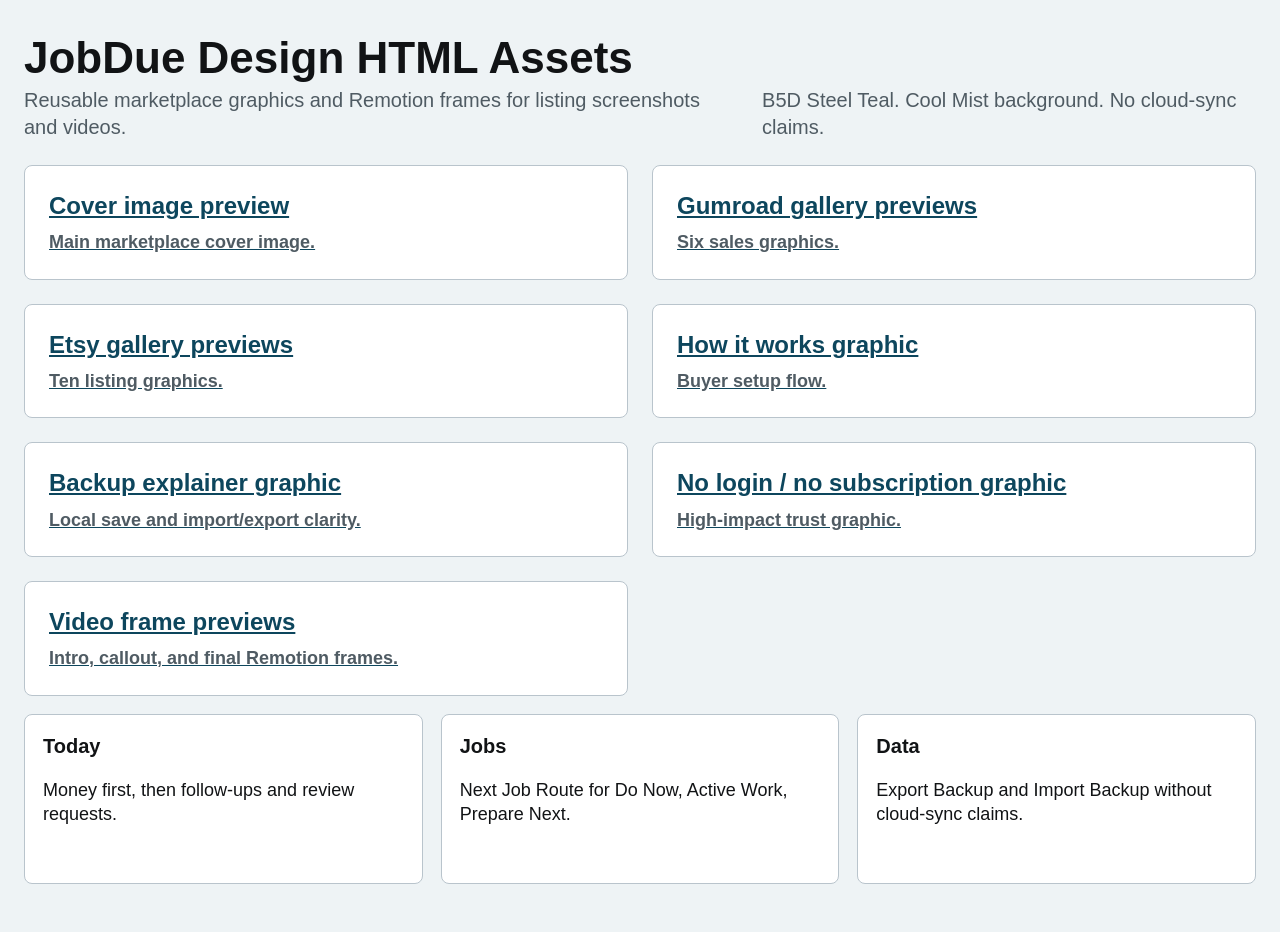
<file: 05-listing-assets/design-html/index.html>
<!doctype html>
<html lang="en">
<head>
  <meta charset="utf-8">
  <meta name="viewport" content="width=device-width, initial-scale=1">
  <title>JobDue Design HTML Assets</title>
  <link rel="stylesheet" href="styles.css">
</head>
<body>
  <main class="page">
    <header class="top">
      <div>
        <h1>JobDue Design HTML Assets</h1>
        <p>Reusable marketplace graphics and Remotion frames for listing screenshots and videos.</p>
      </div>
      <p class="small-note">B5D Steel Teal. Cool Mist background. No cloud-sync claims.</p>
    </header>
    <section class="nav-grid">
      <a class="nav-card" href="cover-image.html"><h2>Cover image preview</h2><p>Main marketplace cover image.</p></a>
      <a class="nav-card" href="gumroad-gallery.html"><h2>Gumroad gallery previews</h2><p>Six sales graphics.</p></a>
      <a class="nav-card" href="etsy-gallery.html"><h2>Etsy gallery previews</h2><p>Ten listing graphics.</p></a>
      <a class="nav-card" href="how-it-works.html"><h2>How it works graphic</h2><p>Buyer setup flow.</p></a>
      <a class="nav-card" href="backup-explainer.html"><h2>Backup explainer graphic</h2><p>Local save and import/export clarity.</p></a>
      <a class="nav-card" href="no-login-no-subscription.html"><h2>No login / no subscription graphic</h2><p>High-impact trust graphic.</p></a>
      <a class="nav-card" href="video-frames.html"><h2>Video frame previews</h2><p>Intro, callout, and final Remotion frames.</p></a>
    </section>
    <section class="asset-index-preview">
      <div class="preview-box"><strong>Today</strong><p>Money first, then follow-ups and review requests.</p></div>
      <div class="preview-box"><strong>Jobs</strong><p>Next Job Route for Do Now, Active Work, Prepare Next.</p></div>
      <div class="preview-box"><strong>Data</strong><p>Export Backup and Import Backup without cloud-sync claims.</p></div>
    </section>
  </main>
</body>
</html>
</file>
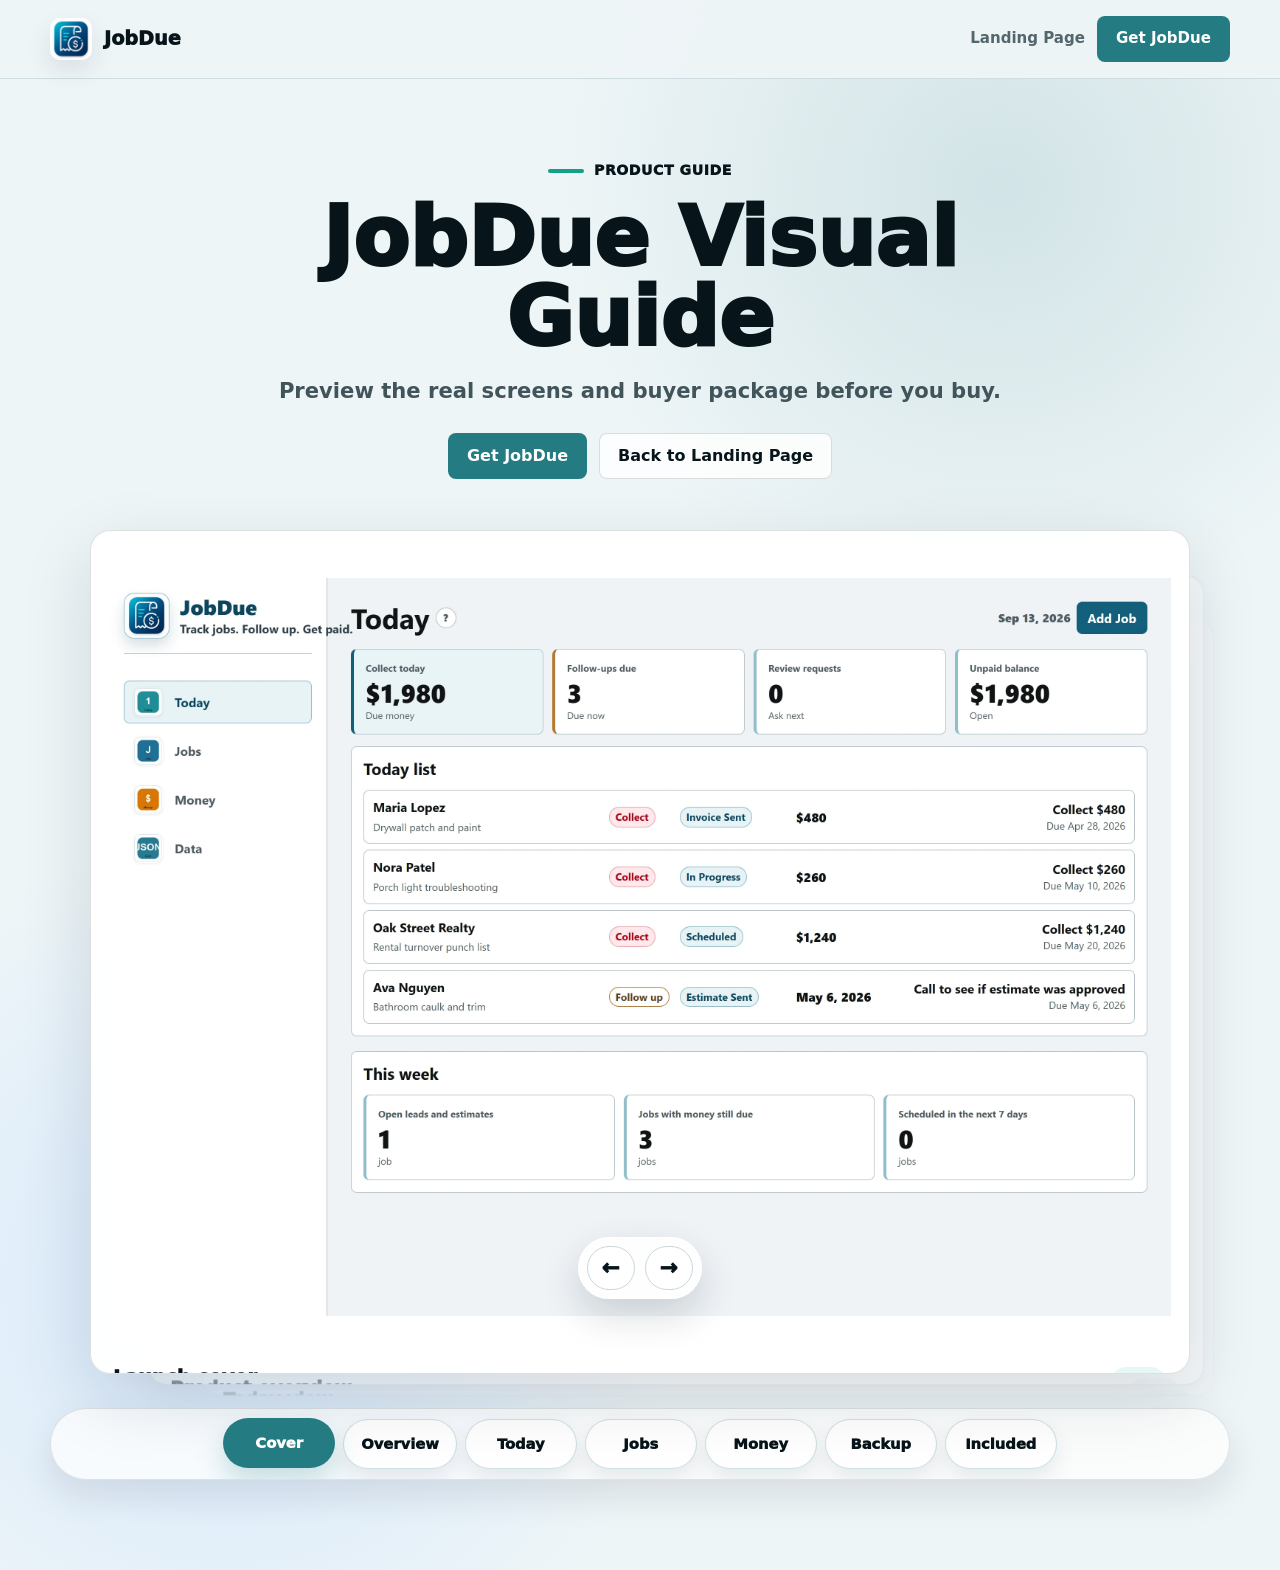
<file: 03-landing/infographics.html>
<!doctype html>
<html lang="en">
<head>
  <meta charset="utf-8">
  <meta name="viewport" content="width=device-width, initial-scale=1">
  <title>JobDue Product Guide - Screenshots and Setup Overview</title>
  <meta name="description" content="See JobDue screenshots, product visuals, and setup guidance for the offline job, payment, and follow-up tracker for solo contractors.">
  <meta name="robots" content="index, follow">
  <meta name="theme-color" content="#247C82">
  <link rel="canonical" href="https://www.craniai.com/infographics.html">
  <link rel="icon" href="assets/jobdue-icon-192.png" type="image/png">
  <link rel="apple-touch-icon" href="assets/jobdue-apple-touch-icon.png">
  <meta property="og:type" content="article">
  <meta property="og:url" content="https://www.craniai.com/infographics.html">
  <meta property="og:title" content="JobDue Product Guide">
  <meta property="og:description" content="A visual guide to JobDue screenshots, setup guidance, and what buyers receive.">
  <meta property="og:image" content="https://www.craniai.com/assets/jobdue-guide-cover.jpg">
  <meta property="og:image:alt" content="JobDue product guide cover showing the contractor job and payment tracker.">
  <meta property="og:site_name" content="JobDue">
  <meta name="twitter:card" content="summary_large_image">
  <meta name="twitter:title" content="JobDue Product Guide">
  <meta name="twitter:description" content="See screenshots, setup guidance, and what comes with JobDue.">
  <meta name="twitter:image" content="https://www.craniai.com/assets/jobdue-guide-cover.jpg">
  <meta name="twitter:image:alt" content="JobDue product guide cover showing the contractor job and payment tracker.">
  <!-- Google tag (gtag.js) -->
  <script async src="https://www.googletagmanager.com/gtag/js?id=G-VPRKXVD7DZ"></script>
  <script>
    window.dataLayer = window.dataLayer || [];
    function gtag(){dataLayer.push(arguments);}
    gtag('js', new Date());

    gtag('config', 'G-VPRKXVD7DZ');
  </script>
  <style>
    :root {
      color-scheme: light;
      --bg: #eef5f7;
      --panel: #ffffff;
      --text: #162326;
      --text-strong: #07151a;
      --muted: #53666b;
      --primary: #247c82;
      --primary-dark: #155a60;
      --teal: #12a087;
      --border: #d8e2e5;
      --line: #c8d8dc;
      --shadow: 0 24px 70px rgba(15, 23, 42, 0.13);
      --shadow-soft: 0 14px 36px rgba(15, 23, 42, 0.08);
      --radius: 12px;
      --max: 1180px;
    }

    * {
      box-sizing: border-box;
    }

    html {
      scroll-behavior: smooth;
    }

    body {
      margin: 0;
      background:
        radial-gradient(circle at 78% 12%, rgba(36, 124, 130, 0.14), transparent 28rem),
        radial-gradient(circle at 18% 82%, rgba(207, 229, 255, 0.78), transparent 28rem),
        var(--bg);
      color: var(--text);
      font-family: Inter, ui-sans-serif, system-ui, -apple-system, BlinkMacSystemFont, "Segoe UI", sans-serif;
      line-height: 1.55;
    }

    img {
      display: block;
      max-width: 100%;
      height: auto;
    }

    button,
    a {
      color: inherit;
      font: inherit;
    }

    button {
      cursor: pointer;
    }

    :focus-visible {
      outline: 3px solid rgba(36, 124, 130, 0.42);
      outline-offset: 4px;
    }

    .container {
      width: min(var(--max), calc(100% - 48px));
      margin: 0 auto;
    }

    .topbar {
      position: sticky;
      top: 0;
      z-index: 20;
      border-bottom: 1px solid rgba(200, 216, 220, 0.85);
      background: rgba(238, 245, 247, 0.92);
      backdrop-filter: blur(18px);
    }

    .nav {
      min-height: 78px;
      display: flex;
      align-items: center;
      justify-content: space-between;
      gap: 20px;
    }

    .brand,
    .nav-actions {
      display: inline-flex;
      align-items: center;
      gap: 12px;
    }

    .brand {
      color: var(--text-strong);
      font-size: 1.2rem;
      font-weight: 950;
      text-decoration: none;
    }

    .brand img {
      width: 42px;
      height: 42px;
      border-radius: 10px;
      box-shadow: 0 10px 24px rgba(15, 23, 42, 0.1);
    }

    .nav-actions a {
      color: var(--muted);
      font-size: 0.94rem;
      font-weight: 850;
      text-decoration: none;
    }

    .nav-actions .button {
      color: #fff;
    }

    .button {
      display: inline-flex;
      min-height: 46px;
      align-items: center;
      justify-content: center;
      border: 1px solid transparent;
      border-radius: 8px;
      background: var(--primary);
      padding: 12px 18px;
      color: #fff;
      font-weight: 900;
      line-height: 1;
      text-decoration: none;
      transition: transform 160ms ease, background 160ms ease, box-shadow 160ms ease;
    }

    .button:hover {
      background: var(--primary-dark);
      transform: translateY(-1px);
    }

    .button-secondary {
      border-color: rgba(22, 35, 38, 0.15);
      background: rgba(255, 255, 255, 0.82);
      color: var(--text-strong);
    }

    .button-secondary:hover {
      background: #fff;
    }

    main {
      padding: clamp(3rem, 6vw, 5rem) 0 clamp(4rem, 7vw, 6rem);
    }

    .guide-hero {
      display: grid;
      grid-template-columns: 1fr;
      gap: clamp(2rem, 4vw, 3.5rem);
      align-items: start;
    }

    .intro {
      max-width: 900px;
      margin: 0 auto;
      text-align: center;
    }

    .eyebrow {
      display: inline-flex;
      align-items: center;
      gap: 10px;
      margin-bottom: 16px;
      color: var(--text-strong);
      font-size: 0.88rem;
      font-weight: 950;
      letter-spacing: 0.04em;
      text-transform: uppercase;
    }

    .eyebrow::before {
      content: "";
      width: 36px;
      height: 4px;
      border-radius: 999px;
      background: var(--teal);
    }

    h1,
    p,
    figure {
      margin-top: 0;
    }

    h1 {
      margin-bottom: 18px;
      color: var(--text-strong);
      font-size: clamp(3rem, 6.4vw, 6rem);
      font-weight: 950;
      line-height: 0.98;
      letter-spacing: 0;
    }

    p {
      color: var(--muted);
      font-size: 1.1rem;
    }

    .intro p {
      max-width: 760px;
      margin-right: auto;
      margin-bottom: 26px;
      margin-left: auto;
      color: #41545a;
      font-size: clamp(1.22rem, 1.65vw, 1.55rem);
      font-weight: 650;
      line-height: 1.45;
    }

    .intro-actions {
      display: flex;
      flex-wrap: wrap;
      justify-content: center;
      gap: 12px;
    }

    .guide-carousel {
      display: grid;
      gap: 18px;
      min-width: 0;
      width: min(1180px, 100%);
      margin: 0 auto;
    }

    .carousel-stage {
      position: relative;
      min-height: clamp(600px, 68vw, 860px);
      perspective: 1600px;
      padding-bottom: 58px;
    }

    .guide-slide {
      position: absolute;
      inset: 0;
      display: grid;
      align-content: start;
      overflow: hidden;
      border: 1px solid rgba(22, 35, 38, 0.14);
      border-radius: 20px;
      background: rgba(255, 255, 255, 0.96);
      padding: clamp(0.8rem, 1.4vw, 1.25rem);
      box-shadow: var(--shadow);
      opacity: 0;
      pointer-events: none;
      transform: translateX(42px) translateY(22px) scale(0.93);
      will-change: opacity, transform;
      transition: opacity 180ms ease, transform 240ms ease, box-shadow 180ms ease;
    }

    .guide-slide.is-active {
      z-index: 4;
      opacity: 1;
      pointer-events: auto;
      transform: translateX(0) translateY(0) scale(1);
    }

    .guide-slide.is-next {
      z-index: 3;
      opacity: 0.4;
      transform: translateX(36px) translateY(28px) scale(0.96);
      box-shadow: var(--shadow-soft);
    }

    .guide-slide.is-after {
      z-index: 2;
      opacity: 0.14;
      transform: translateX(68px) translateY(56px) scale(0.92);
      box-shadow: none;
    }

    .guide-slide img {
      width: 100%;
      aspect-ratio: 4 / 3;
      border-radius: 14px;
      object-fit: contain;
      background: #fff;
    }

    .slide-caption {
      display: flex;
      align-items: flex-start;
      justify-content: space-between;
      gap: 18px;
      padding: 16px 4px 2px;
    }

    .slide-caption strong {
      display: block;
      color: var(--text-strong);
      font-size: 1.2rem;
      font-weight: 950;
      line-height: 1.1;
    }

    .slide-caption span {
      display: block;
      max-width: 390px;
      margin-top: 5px;
      color: var(--muted);
      font-size: 0.94rem;
      font-weight: 700;
      line-height: 1.35;
    }

    .slide-count {
      flex: 0 0 auto;
      border-radius: 999px;
      background: #e6f7f5;
      padding: 7px 10px;
      color: var(--primary-dark);
      font-size: 0.82rem;
      font-weight: 950;
      line-height: 1;
      white-space: nowrap;
    }

    .carousel-controls {
      position: absolute;
      right: auto;
      bottom: clamp(5.7rem, 7vw, 6.6rem);
      left: 50%;
      z-index: 10;
      display: flex;
      align-items: center;
      justify-content: center;
      gap: 12px;
      border: 1px solid rgba(255, 255, 255, 0.72);
      border-radius: 999px;
      background: rgba(255, 255, 255, 0.9);
      padding: 8px;
      box-shadow: 0 16px 38px rgba(15, 23, 42, 0.16);
      transform: translateX(-50%);
      backdrop-filter: blur(16px);
    }

    .control-group {
      display: inline-flex;
      gap: 10px;
    }

    .carousel-button {
      display: inline-grid;
      width: 48px;
      height: 44px;
      place-items: center;
      border: 1px solid var(--line);
      border-radius: 999px;
      background: #fff;
      color: var(--text-strong);
      font-size: 1.35rem;
      font-weight: 950;
      line-height: 1;
      transition: transform 160ms ease, border-color 160ms ease, background 160ms ease;
    }

    .carousel-button:hover {
      border-color: var(--primary);
      background: #f6fbfb;
      transform: translateY(-1px);
    }

    .current-label {
      position: absolute;
      width: 1px;
      height: 1px;
      margin: -1px;
      overflow: hidden;
      clip: rect(0 0 0 0);
      color: var(--text-strong);
      font-size: 0.95rem;
      font-weight: 900;
    }

    .thumb-list {
      display: flex;
      flex-wrap: nowrap;
      justify-content: center;
      gap: 8px;
      overflow-x: auto;
      border: 1px solid rgba(22, 35, 38, 0.12);
      border-radius: 999px;
      background: rgba(255, 255, 255, 0.74);
      padding: 10px;
      box-shadow: 0 16px 36px rgba(15, 23, 42, 0.1);
      scrollbar-width: thin;
    }

    .thumb-button {
      flex: 0 0 auto;
      min-width: 112px;
      min-height: 50px;
      border: 1px solid rgba(36, 124, 130, 0.22);
      border-radius: 999px;
      background: #ffffff;
      padding: 11px 17px;
      color: var(--text-strong);
      font-size: 0.92rem;
      font-weight: 950;
      line-height: 1.1;
      text-align: center;
      box-shadow: 0 10px 22px rgba(15, 23, 42, 0.09);
      transition: background 160ms ease, border-color 160ms ease, color 160ms ease, transform 160ms ease, box-shadow 160ms ease;
    }

    .thumb-button:hover,
    .thumb-button[aria-selected="true"] {
      border-color: rgba(36, 124, 130, 0.5);
      background: var(--primary);
      color: var(--primary-dark);
      color: #fff;
      box-shadow: 0 13px 28px rgba(36, 124, 130, 0.24);
      transform: translateY(-1px);
    }

    .noscript-grid {
      display: none;
    }

    @media (prefers-reduced-motion: reduce) {
      *,
      *::before,
      *::after {
        scroll-behavior: auto !important;
        transition-duration: 0.01ms !important;
      }
    }

    @media (max-width: 980px) {
      .guide-hero {
        grid-template-columns: 1fr;
      }

      .intro {
        max-width: 760px;
      }

      .carousel-stage {
        min-height: clamp(510px, 84vw, 780px);
      }
    }

    @media (max-width: 680px) {
      .container {
        width: min(100% - 28px, var(--max));
      }

      .nav {
        min-height: 68px;
      }

      .nav-actions a:not(.button) {
        display: none;
      }

      main {
        padding: 38px 0 58px;
      }

      h1 {
        font-size: clamp(2.35rem, 12vw, 3.3rem);
      }

      p {
        font-size: 1rem;
      }

      .intro-actions {
        display: grid;
      }

      .carousel-stage {
        min-height: 430px;
      }

      .guide-slide {
        border-radius: 16px;
      }

      .guide-slide.is-next,
      .guide-slide.is-after {
        transform: translateX(14px) translateY(16px) scale(0.96);
      }

      .slide-caption {
        display: grid;
        gap: 10px;
      }

      .carousel-controls {
        bottom: 5.25rem;
      }

      .thumb-list {
        gap: 10px;
        justify-content: flex-start;
        border-radius: 18px;
      }

      .thumb-button {
        min-width: 110px;
        min-height: 50px;
        padding: 10px 14px;
      }
    }

    @media (max-width: 420px) {
      .carousel-stage {
        min-height: 385px;
      }

      .slide-caption strong {
        font-size: 1.05rem;
      }

      .slide-caption span {
        font-size: 0.86rem;
      }
    }
  </style>
  <noscript>
    <style>
      .guide-carousel {
        display: none !important;
      }

      .noscript-grid {
        display: grid !important;
        grid-template-columns: repeat(2, minmax(0, 1fr));
        gap: 24px;
      }

      .noscript-frame {
        border: 1px solid var(--border);
        border-radius: var(--radius);
        background: var(--panel);
        padding: 14px;
        box-shadow: var(--shadow-soft);
      }

      .noscript-frame img {
        border-radius: 10px;
      }

      .noscript-frame figcaption {
        padding-top: 12px;
        color: var(--text-strong);
        font-weight: 900;
      }

      @media (max-width: 680px) {
        .noscript-grid {
          grid-template-columns: 1fr;
        }
      }
    </style>
  </noscript>
</head>
<body>
  <header class="topbar">
    <div class="container nav">
      <a class="brand" href="index.html" aria-label="JobDue landing page">
        <img src="assets/jobdue-icon-192.png" alt="" width="42" height="42">
        <span>JobDue</span>
      </a>
      <nav class="nav-actions" aria-label="Product guide navigation">
        <a href="index.html">Landing Page</a>
        <a class="button" href="https://buy.stripe.com/fZu3cu6WQebzeRxasv4c800">Get JobDue</a>
      </nav>
    </div>
  </header>

  <main>
    <div class="container guide-hero">
      <div class="intro">
        <span class="eyebrow">Product guide</span>
        <h1>JobDue Visual Guide</h1>
        <p>Preview the real screens and buyer package before you buy.</p>
        <div class="intro-actions">
          <a class="button" href="https://buy.stripe.com/fZu3cu6WQebzeRxasv4c800">Get JobDue</a>
          <a class="button button-secondary" href="index.html">Back to Landing Page</a>
        </div>
      </div>

      <section class="guide-carousel" aria-label="JobDue product guide carousel">
        <div class="carousel-stage" aria-live="polite">
          <figure class="guide-slide is-active" id="guide-slide-0" role="tabpanel" aria-labelledby="guide-tab-0" aria-hidden="false" data-title="Launch cover">
            <img src="assets/jobdue-guide-cover.webp" alt="JobDue cover image for the contractor job and payment tracker" width="3651" height="2739" decoding="async">
            <figcaption class="slide-caption">
              <span><strong>Launch cover</strong><span>Quick visual summary of the offline job and payment tracker.</span></span>
              <span class="slide-count">1 / 7</span>
            </figcaption>
          </figure>

          <figure class="guide-slide is-next" id="guide-slide-1" role="tabpanel" aria-labelledby="guide-tab-1" aria-hidden="true" data-title="Product overview">
            <img src="assets/jobdue-guide-product.png" alt="JobDue product overview visual showing the tracker and core benefits" width="1448" height="1086" loading="lazy" decoding="async">
            <figcaption class="slide-caption">
              <span><strong>Product overview</strong><span>Shows the tracker, supported devices, and core value in one view.</span></span>
              <span class="slide-count">2 / 7</span>
            </figcaption>
          </figure>

          <figure class="guide-slide is-after" id="guide-slide-2" role="tabpanel" aria-labelledby="guide-tab-2" aria-hidden="true" data-title="Today view">
            <img src="assets/jobdue-guide-today.png" alt="JobDue Today view visual showing payment and follow-up priorities" width="1448" height="1086" loading="lazy" decoding="async">
            <figcaption class="slide-caption">
              <span><strong>Today view</strong><span>Money to collect, follow-ups due, review requests, and unpaid balance.</span></span>
              <span class="slide-count">3 / 7</span>
            </figcaption>
          </figure>

          <figure class="guide-slide" id="guide-slide-3" role="tabpanel" aria-labelledby="guide-tab-3" aria-hidden="true" data-title="Jobs view">
            <img src="assets/jobdue-guide-jobs.png" alt="JobDue Jobs view visual showing job tracking details" width="1448" height="1086" loading="lazy" decoding="async">
            <figcaption class="slide-caption">
              <span><strong>Jobs view</strong><span>Client, job status, next action, follow-up dates, and balance tracking.</span></span>
              <span class="slide-count">4 / 7</span>
            </figcaption>
          </figure>

          <figure class="guide-slide" id="guide-slide-4" role="tabpanel" aria-labelledby="guide-tab-4" aria-hidden="true" data-title="Money view">
            <img src="assets/jobdue-guide-money.png" alt="JobDue Money view visual showing unpaid and paid job tracking" width="1448" height="1086" loading="lazy" decoding="async">
            <figcaption class="slide-caption">
              <span><strong>Money view</strong><span>Overdue, unpaid, and paid jobs separated for faster checking.</span></span>
              <span class="slide-count">5 / 7</span>
            </figcaption>
          </figure>

          <figure class="guide-slide" id="guide-slide-5" role="tabpanel" aria-labelledby="guide-tab-5" aria-hidden="true" data-title="Data and backup">
            <img src="assets/jobdue-guide-data.png" alt="JobDue Data view visual showing backup, import, export, and local data controls" width="1448" height="1086" loading="lazy" decoding="async">
            <figcaption class="slide-caption">
              <span><strong>Data and backup</strong><span>Export backup, import backup, export CSV, and local data reminders.</span></span>
              <span class="slide-count">6 / 7</span>
            </figcaption>
          </figure>

          <figure class="guide-slide" id="guide-slide-6" role="tabpanel" aria-labelledby="guide-tab-6" aria-hidden="true" data-title="What is included">
            <img src="assets/jobdue-guide-included.jpg" alt="JobDue included package visual showing what buyers receive" width="3651" height="2739" loading="lazy" decoding="async">
            <figcaption class="slide-caption">
              <span><strong>What is included</strong><span>App file, setup videos, backup guide, troubleshooting, and sample data.</span></span>
              <span class="slide-count">7 / 7</span>
            </figcaption>
          </figure>

          <div class="carousel-controls">
            <div class="control-group" aria-label="Carousel controls">
              <button class="carousel-button" type="button" data-carousel-prev aria-label="Show previous product guide image">&#8592;</button>
              <button class="carousel-button" type="button" data-carousel-next aria-label="Show next product guide image">&#8594;</button>
            </div>
            <div class="current-label" data-carousel-label>Launch cover</div>
          </div>
        </div>

        <div class="thumb-list" role="tablist" aria-label="Choose a product guide image">
          <button class="thumb-button" id="guide-tab-0" type="button" role="tab" aria-controls="guide-slide-0" aria-selected="true" tabindex="0" data-slide-to="0">Cover</button>
          <button class="thumb-button" id="guide-tab-1" type="button" role="tab" aria-controls="guide-slide-1" aria-selected="false" tabindex="-1" data-slide-to="1">Overview</button>
          <button class="thumb-button" id="guide-tab-2" type="button" role="tab" aria-controls="guide-slide-2" aria-selected="false" tabindex="-1" data-slide-to="2">Today</button>
          <button class="thumb-button" id="guide-tab-3" type="button" role="tab" aria-controls="guide-slide-3" aria-selected="false" tabindex="-1" data-slide-to="3">Jobs</button>
          <button class="thumb-button" id="guide-tab-4" type="button" role="tab" aria-controls="guide-slide-4" aria-selected="false" tabindex="-1" data-slide-to="4">Money</button>
          <button class="thumb-button" id="guide-tab-5" type="button" role="tab" aria-controls="guide-slide-5" aria-selected="false" tabindex="-1" data-slide-to="5">Backup</button>
          <button class="thumb-button" id="guide-tab-6" type="button" role="tab" aria-controls="guide-slide-6" aria-selected="false" tabindex="-1" data-slide-to="6">Included</button>
        </div>

      </section>

      <div class="noscript-grid" aria-label="JobDue product guide images">
        <figure class="noscript-frame">
          <img src="assets/jobdue-guide-cover.jpg" alt="JobDue cover image for the contractor job and payment tracker" width="3651" height="2739">
          <figcaption>Launch cover</figcaption>
        </figure>
        <figure class="noscript-frame">
          <img src="assets/jobdue-guide-product.png" alt="JobDue product overview visual showing the tracker and core benefits" width="1448" height="1086">
          <figcaption>Product overview</figcaption>
        </figure>
        <figure class="noscript-frame">
          <img src="assets/jobdue-guide-today.png" alt="JobDue Today view visual showing payment and follow-up priorities" width="1448" height="1086">
          <figcaption>Today view</figcaption>
        </figure>
        <figure class="noscript-frame">
          <img src="assets/jobdue-guide-jobs.png" alt="JobDue Jobs view visual showing job tracking details" width="1448" height="1086">
          <figcaption>Jobs view</figcaption>
        </figure>
        <figure class="noscript-frame">
          <img src="assets/jobdue-guide-money.png" alt="JobDue Money view visual showing unpaid and paid job tracking" width="1448" height="1086">
          <figcaption>Money view</figcaption>
        </figure>
        <figure class="noscript-frame">
          <img src="assets/jobdue-guide-data.png" alt="JobDue Data view visual showing backup, import, export, and local data controls" width="1448" height="1086">
          <figcaption>Data and backup view</figcaption>
        </figure>
        <figure class="noscript-frame">
          <img src="assets/jobdue-guide-included.jpg" alt="JobDue included package visual showing what buyers receive" width="3651" height="2739">
          <figcaption>What is included</figcaption>
        </figure>
      </div>
    </div>
  </main>

  <script>
    (function () {
      var slides = Array.prototype.slice.call(document.querySelectorAll(".guide-slide"));
      var thumbs = Array.prototype.slice.call(document.querySelectorAll(".thumb-button"));
      var label = document.querySelector("[data-carousel-label]");
      var prev = document.querySelector("[data-carousel-prev]");
      var next = document.querySelector("[data-carousel-next]");
      var activeIndex = 0;
      var carousel = document.querySelector(".guide-carousel");

      if (!slides.length) {
        return;
      }

      function wrap(index) {
        return (index + slides.length) % slides.length;
      }

      function update(index) {
        activeIndex = wrap(index);

        slides.forEach(function (slide, slideIndex) {
          slide.classList.remove("is-active", "is-next", "is-after");

          if (slideIndex === activeIndex) {
            slide.classList.add("is-active");
          } else if (slideIndex === wrap(activeIndex + 1)) {
            slide.classList.add("is-next");
          } else if (slideIndex === wrap(activeIndex + 2)) {
            slide.classList.add("is-after");
          }

          slide.setAttribute("aria-hidden", slideIndex === activeIndex ? "false" : "true");
        });

        thumbs.forEach(function (thumb, thumbIndex) {
          thumb.setAttribute("aria-selected", thumbIndex === activeIndex ? "true" : "false");
          thumb.tabIndex = thumbIndex === activeIndex ? 0 : -1;
        });

        if (label) {
          label.textContent = slides[activeIndex].getAttribute("data-title") || "";
        }
      }

      thumbs.forEach(function (thumb) {
        thumb.addEventListener("click", function () {
          update(Number(thumb.getAttribute("data-slide-to")));
        });
      });

      if (prev) {
        prev.addEventListener("click", function () {
          update(activeIndex - 1);
        });
      }

      if (next) {
        next.addEventListener("click", function () {
          update(activeIndex + 1);
        });
      }

      if (carousel) {
        carousel.addEventListener("keydown", function (event) {
          if (!event.target.closest(".thumb-button, .carousel-button")) {
            return;
          }

        if (event.key === "ArrowLeft") {
          event.preventDefault();
          update(activeIndex - 1);
          thumbs[activeIndex].focus();
        }

        if (event.key === "ArrowRight") {
          event.preventDefault();
          update(activeIndex + 1);
          thumbs[activeIndex].focus();
        }

        if (/^[1-7]$/.test(event.key)) {
          event.preventDefault();
          update(Number(event.key) - 1);
          thumbs[activeIndex].focus();
        }
        });
      }
    }());
  </script>
</body>
</html>
</file>
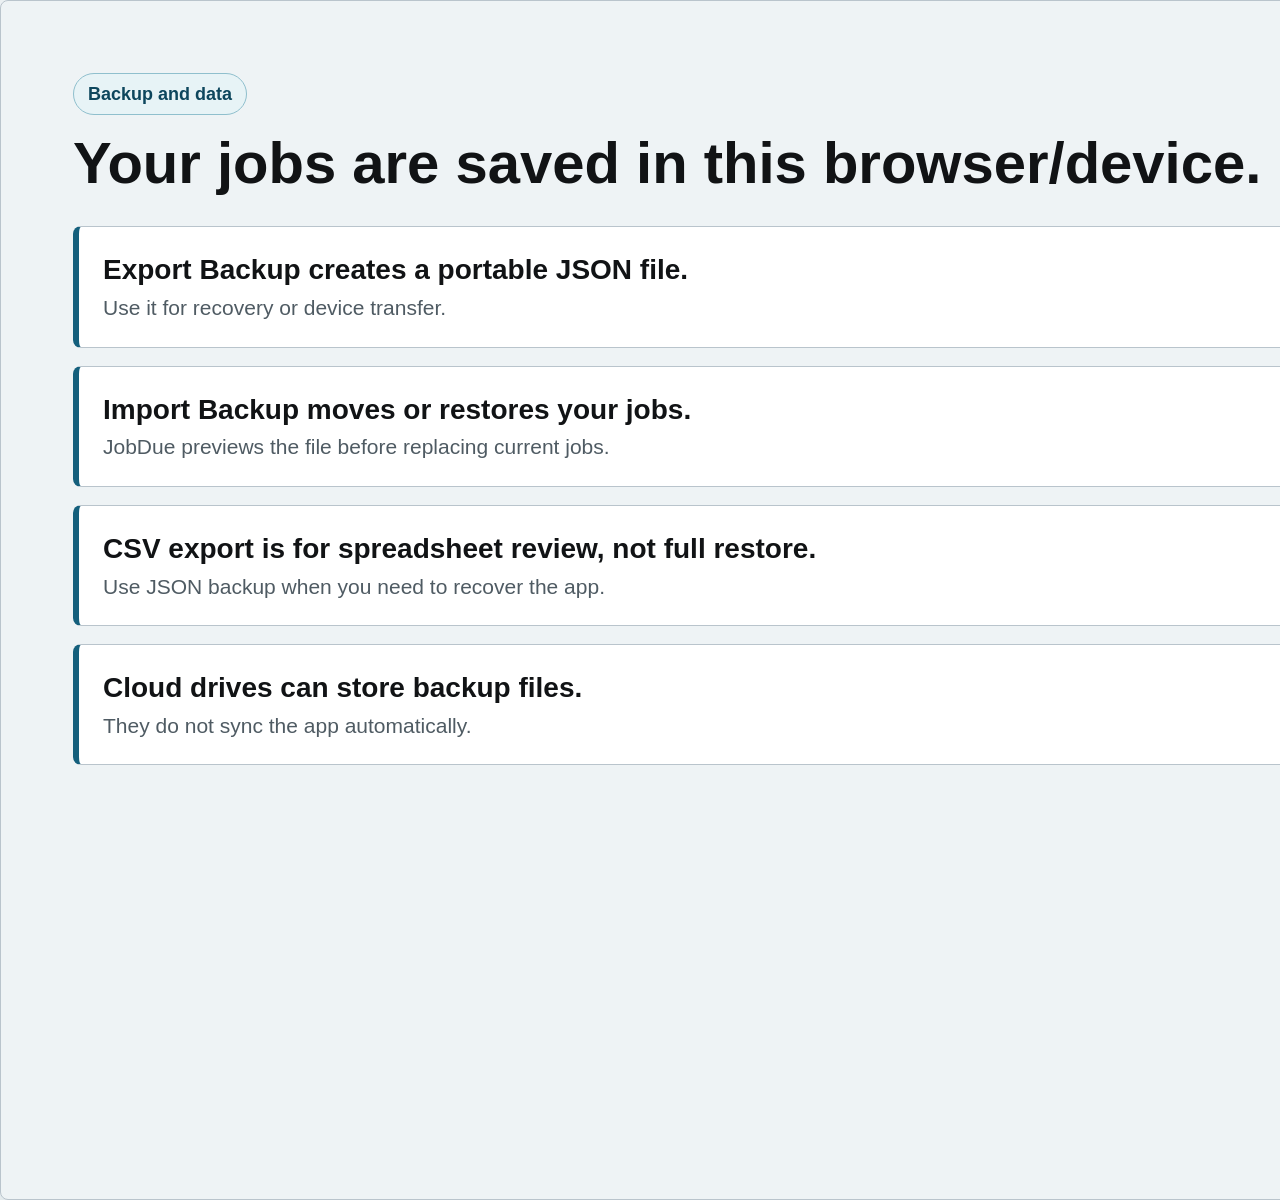
<file: 05-listing-assets/design-html/backup-explainer.html>
<!doctype html>
<html lang="en">
<head><meta charset="utf-8"><meta name="viewport" content="width=device-width, initial-scale=1"><title>JobDue Backup Explainer</title><link rel="stylesheet" href="styles.css"></head>
<body>
  <main class="asset cover" data-export="backup-explainer" data-size="cover">
    <span class="screen-label">Backup and data</span>
    <h1 class="graphic-title">Your jobs are saved in this browser/device.</h1>
    <section class="note-list">
      <div class="note"><h3>Export Backup creates a portable JSON file.</h3><p>Use it for recovery or device transfer.</p></div>
      <div class="note"><h3>Import Backup moves or restores your jobs.</h3><p>JobDue previews the file before replacing current jobs.</p></div>
      <div class="note"><h3>CSV export is for spreadsheet review, not full restore.</h3><p>Use JSON backup when you need to recover the app.</p></div>
      <div class="note"><h3>Cloud drives can store backup files.</h3><p>They do not sync the app automatically.</p></div>
    </section>
  </main>
</body>
</html>
</file>
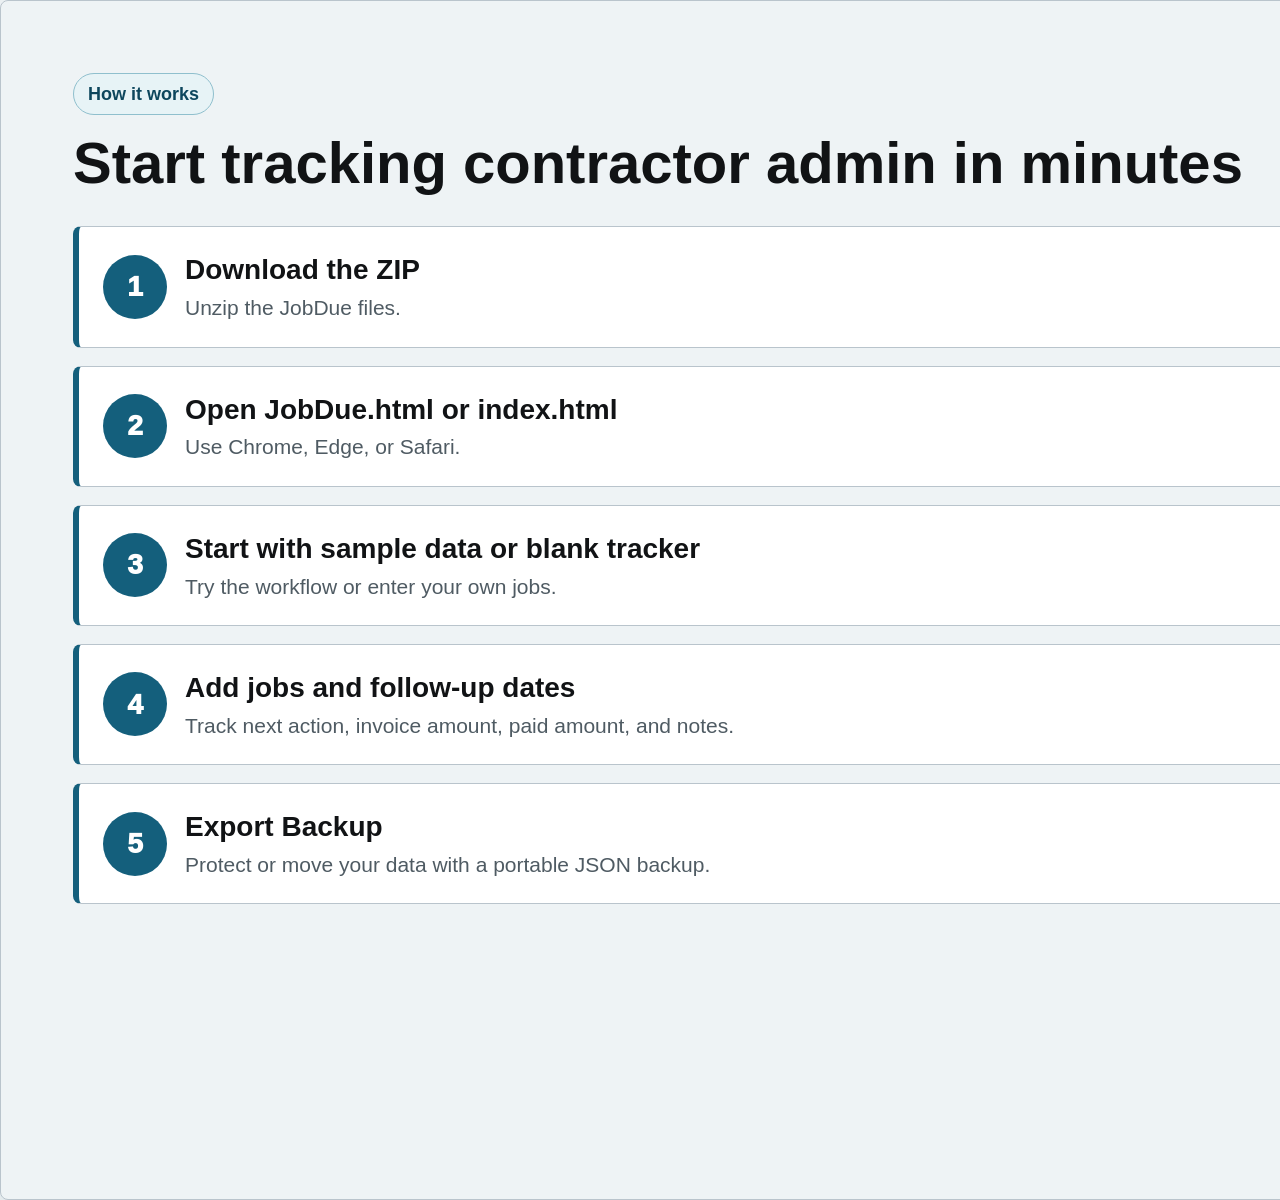
<file: 05-listing-assets/design-html/how-it-works.html>
<!doctype html>
<html lang="en">
<head><meta charset="utf-8"><meta name="viewport" content="width=device-width, initial-scale=1"><title>JobDue How It Works</title><link rel="stylesheet" href="styles.css"></head>
<body>
  <main class="asset cover" data-export="how-it-works" data-size="cover">
    <span class="screen-label">How it works</span>
    <h1 class="graphic-title">Start tracking contractor admin in minutes</h1>
    <section class="step-list">
      <div class="step"><span class="num">1</span><div><h3>Download the ZIP</h3><p>Unzip the JobDue files.</p></div></div>
      <div class="step"><span class="num">2</span><div><h3>Open JobDue.html or index.html</h3><p>Use Chrome, Edge, or Safari.</p></div></div>
      <div class="step"><span class="num">3</span><div><h3>Start with sample data or blank tracker</h3><p>Try the workflow or enter your own jobs.</p></div></div>
      <div class="step"><span class="num">4</span><div><h3>Add jobs and follow-up dates</h3><p>Track next action, invoice amount, paid amount, and notes.</p></div></div>
      <div class="step"><span class="num">5</span><div><h3>Export Backup</h3><p>Protect or move your data with a portable JSON backup.</p></div></div>
    </section>
  </main>
</body>
</html>
</file>
<file: 05-listing-assets/design-html/styles.css>
:root {
  --page: #eef3f5;
  --surface: #ffffff;
  --surface-soft: #fafcfd;
  --ink: #111315;
  --muted: #4f5b63;
  --line: #b9c4cc;
  --accent: #145f7c;
  --accent-strong: #0d465d;
  --accent-soft: #e7f3f6;
  --accent-line: #8fbfcd;
  --proof: #174b5b;
  --proof-soft: #e8f4f6;
  --proof-line: #8fbfcd;
  --success: #176c32;
  --success-soft: #e7f6ec;
  --warning: #5b3e1e;
  --warning-soft: #ffffff;
  --warning-line: #b7792d;
  --danger: #b00012;
  --danger-soft: #ffe8eb;
  --info: #1f6387;
  --info-soft: #e8f2fb;
  --radius: 8px;
  --shadow: 0 12px 32px rgba(20, 54, 68, 0.10);
}

* {
  box-sizing: border-box;
}

html,
body {
  margin: 0;
  min-height: 100%;
  background: var(--page);
  color: var(--ink);
  font-family: Arial, Helvetica, sans-serif;
}

body {
  font-size: 18px;
  line-height: 1.35;
}

a {
  color: var(--accent-strong);
  font-weight: 800;
}

.page {
  width: min(1780px, calc(100vw - 48px));
  margin: 0 auto;
  padding: 36px 0 48px;
}

.top {
  display: flex;
  justify-content: space-between;
  align-items: end;
  gap: 24px;
  margin-bottom: 24px;
}

.top h1 {
  margin: 0 0 6px;
  font-size: 44px;
  line-height: 1.02;
}

.top p {
  margin: 0;
  color: var(--muted);
  font-size: 20px;
}

.small-note {
  color: var(--muted);
  font-size: 15px;
}

.nav-grid,
.gallery-grid,
.frame-grid {
  display: grid;
  grid-template-columns: repeat(2, minmax(0, 1fr));
  gap: 24px;
}

.nav-card,
.asset,
.panel,
.shot-card {
  border: 1px solid var(--line);
  border-radius: var(--radius);
  background: var(--surface);
}

.nav-card {
  padding: 24px;
}

.nav-card h2 {
  margin: 0 0 8px;
  font-size: 24px;
}

.nav-card p {
  margin: 0;
  color: var(--muted);
}

.asset {
  position: relative;
  overflow: hidden;
  width: 1600px;
  min-height: 1000px;
  padding: 72px;
  box-shadow: var(--shadow);
  background: var(--page);
}

.asset.cover,
.asset.etsy {
  width: 1600px;
  min-height: 1200px;
}

.asset.etsy {
  width: 2000px;
  min-height: 1600px;
  padding: 96px;
}

.asset.video-frame {
  width: 1920px;
  min-height: 1080px;
  padding: 96px;
}

.brand-row {
  display: flex;
  align-items: center;
  gap: 18px;
  margin-bottom: 42px;
}

.brand-mark {
  width: 74px;
  height: 74px;
  border: 1px solid var(--accent-line);
  border-radius: 18px;
  background: var(--surface);
  padding: 8px;
  box-shadow: 0 8px 22px rgba(20, 95, 124, 0.14);
}

.brand-mark img {
  width: 100%;
  height: 100%;
  object-fit: contain;
}

.brand-name {
  margin: 0;
  color: var(--accent-strong);
  font-size: 42px;
  line-height: 1;
  font-weight: 950;
}

.tagline {
  margin: 5px 0 0;
  color: var(--ink);
  font-size: 18px;
  font-weight: 850;
}

.hero-grid {
  display: grid;
  grid-template-columns: minmax(0, 0.9fr) minmax(0, 1.1fr);
  gap: 48px;
  align-items: center;
}

.headline {
  margin: 0;
  font-size: 76px;
  line-height: 0.98;
  letter-spacing: 0;
}

.subhead {
  margin: 24px 0 0;
  color: var(--muted);
  font-size: 30px;
  line-height: 1.24;
}

.claim-row {
  display: flex;
  flex-wrap: wrap;
  gap: 12px;
  margin-top: 32px;
}

.pill {
  display: inline-flex;
  align-items: center;
  min-height: 42px;
  border: 1px solid var(--accent-line);
  border-radius: 999px;
  background: var(--accent-soft);
  color: var(--accent-strong);
  padding: 0 18px;
  font-size: 17px;
  font-weight: 850;
}

.pill.danger {
  border-color: #efa7ae;
  background: var(--danger-soft);
  color: var(--danger);
}

.mock-window {
  border: 1px solid var(--line);
  border-radius: 16px;
  background: var(--surface);
  padding: 18px;
  box-shadow: var(--shadow);
}

.mock-top {
  display: flex;
  gap: 7px;
  padding: 4px 0 14px;
}

.dot {
  width: 12px;
  height: 12px;
  border-radius: 50%;
  background: var(--line);
}

.dot:nth-child(1) {
  background: #d96b6b;
}

.dot:nth-child(2) {
  background: #d7a545;
}

.dot:nth-child(3) {
  background: #5fa36a;
}

.mock-screen {
  border: 1px solid var(--line);
  border-radius: 10px;
  overflow: hidden;
  background: var(--page);
}

.mock-screen img {
  display: block;
  width: 100%;
  height: auto;
}

.mini-app {
  display: grid;
  grid-template-columns: 190px minmax(0, 1fr);
  min-height: 560px;
}

.mini-side {
  border-right: 1px solid var(--line);
  background: var(--surface);
  padding: 22px;
}

.mini-tab {
  margin-top: 14px;
  padding: 13px 14px;
  border: 1px solid transparent;
  border-radius: var(--radius);
  color: var(--muted);
  font-weight: 850;
}

.mini-tab.active {
  border-color: var(--accent-line);
  background: var(--accent-soft);
  color: var(--accent-strong);
}

.mini-main {
  padding: 24px;
}

.mini-title {
  display: flex;
  justify-content: space-between;
  align-items: center;
  margin-bottom: 18px;
}

.btn {
  display: inline-flex;
  align-items: center;
  justify-content: center;
  min-height: 46px;
  border: 1px solid var(--accent);
  border-radius: var(--radius);
  background: var(--accent);
  color: white;
  padding: 0 18px;
  font-weight: 900;
}

.metric-row {
  display: grid;
  grid-template-columns: repeat(4, minmax(0, 1fr));
  gap: 10px;
}

.metric {
  border: 1px solid var(--line);
  border-left: 5px solid var(--accent);
  border-radius: var(--radius);
  background: var(--surface);
  padding: 16px;
}

.metric strong {
  display: block;
  margin-top: 6px;
  font-size: 32px;
  line-height: 1;
}

.metric span {
  color: var(--muted);
  font-size: 13px;
  font-weight: 800;
}

.ledger {
  display: grid;
  gap: 10px;
  margin-top: 16px;
}

.ledger-row {
  display: grid;
  grid-template-columns: minmax(0, 1fr) auto auto;
  gap: 16px;
  align-items: center;
  border: 1px solid var(--line);
  border-radius: var(--radius);
  background: var(--surface);
  padding: 14px 16px;
}

.ledger-row b {
  display: block;
}

.ledger-row small {
  display: block;
  color: var(--muted);
}

.value {
  font-size: 23px;
  font-weight: 950;
}

.screen-label {
  display: inline-flex;
  margin-bottom: 18px;
  border: 1px solid var(--accent-line);
  border-radius: 999px;
  background: var(--accent-soft);
  color: var(--accent-strong);
  padding: 8px 14px;
  font-weight: 900;
}

.graphic-title {
  margin: 0 0 14px;
  font-size: 58px;
  line-height: 1.02;
}

.graphic-copy {
  max-width: 920px;
  margin: 0;
  color: var(--muted);
  font-size: 30px;
  line-height: 1.25;
}

.two-col {
  display: grid;
  grid-template-columns: minmax(0, 1fr) minmax(0, 1fr);
  gap: 34px;
  align-items: stretch;
}

.step-list,
.note-list,
.included-grid {
  display: grid;
  gap: 18px;
  margin-top: 34px;
}

.step,
.note,
.included {
  border: 1px solid var(--line);
  border-left: 6px solid var(--accent);
  border-radius: var(--radius);
  background: var(--surface);
  padding: 24px;
}

.step {
  display: grid;
  grid-template-columns: 64px minmax(0, 1fr);
  gap: 18px;
  align-items: center;
}

.num {
  display: grid;
  place-items: center;
  width: 64px;
  height: 64px;
  border-radius: 50%;
  background: var(--accent);
  color: white;
  font-size: 28px;
  font-weight: 950;
}

.step h3,
.note h3,
.included h3 {
  margin: 0 0 5px;
  font-size: 28px;
}

.step p,
.note p,
.included p {
  margin: 0;
  color: var(--muted);
  font-size: 21px;
}

.included-grid {
  grid-template-columns: repeat(2, minmax(0, 1fr));
}

.big-checks {
  display: grid;
  gap: 18px;
  margin-top: 42px;
}

.big-check {
  display: flex;
  align-items: center;
  gap: 22px;
  border: 1px solid var(--line);
  border-left: 7px solid var(--accent);
  border-radius: var(--radius);
  background: var(--surface);
  padding: 28px 32px;
  font-size: 46px;
  font-weight: 950;
  line-height: 1.05;
}

.check-dot {
  flex: 0 0 52px;
  width: 52px;
  height: 52px;
  border-radius: 50%;
  background: var(--accent);
}

.video-frame {
  display: grid;
  align-content: center;
}

.video-frame .graphic-title {
  font-size: 78px;
  max-width: 1280px;
}

.video-frame .graphic-copy {
  font-size: 36px;
}

.frame-card {
  margin-top: 46px;
  border: 1px solid var(--line);
  border-radius: var(--radius);
  background: var(--surface);
  padding: 32px;
}

.footer-note {
  position: absolute;
  left: 72px;
  bottom: 52px;
  color: var(--muted);
  font-size: 18px;
  font-weight: 850;
}

.asset-index-preview {
  display: grid;
  grid-template-columns: repeat(3, minmax(0, 1fr));
  gap: 18px;
  margin-top: 18px;
}

.preview-box {
  min-height: 170px;
  border: 1px solid var(--line);
  border-radius: var(--radius);
  background: var(--surface);
  padding: 18px;
}

.preview-box strong {
  display: block;
  margin-bottom: 8px;
  font-size: 20px;
}

@media (max-width: 900px) {
  .top,
  .hero-grid,
  .two-col {
    grid-template-columns: 1fr;
    display: grid;
  }

  .nav-grid,
  .gallery-grid,
  .frame-grid,
  .included-grid {
    grid-template-columns: 1fr;
  }
}
</file>
